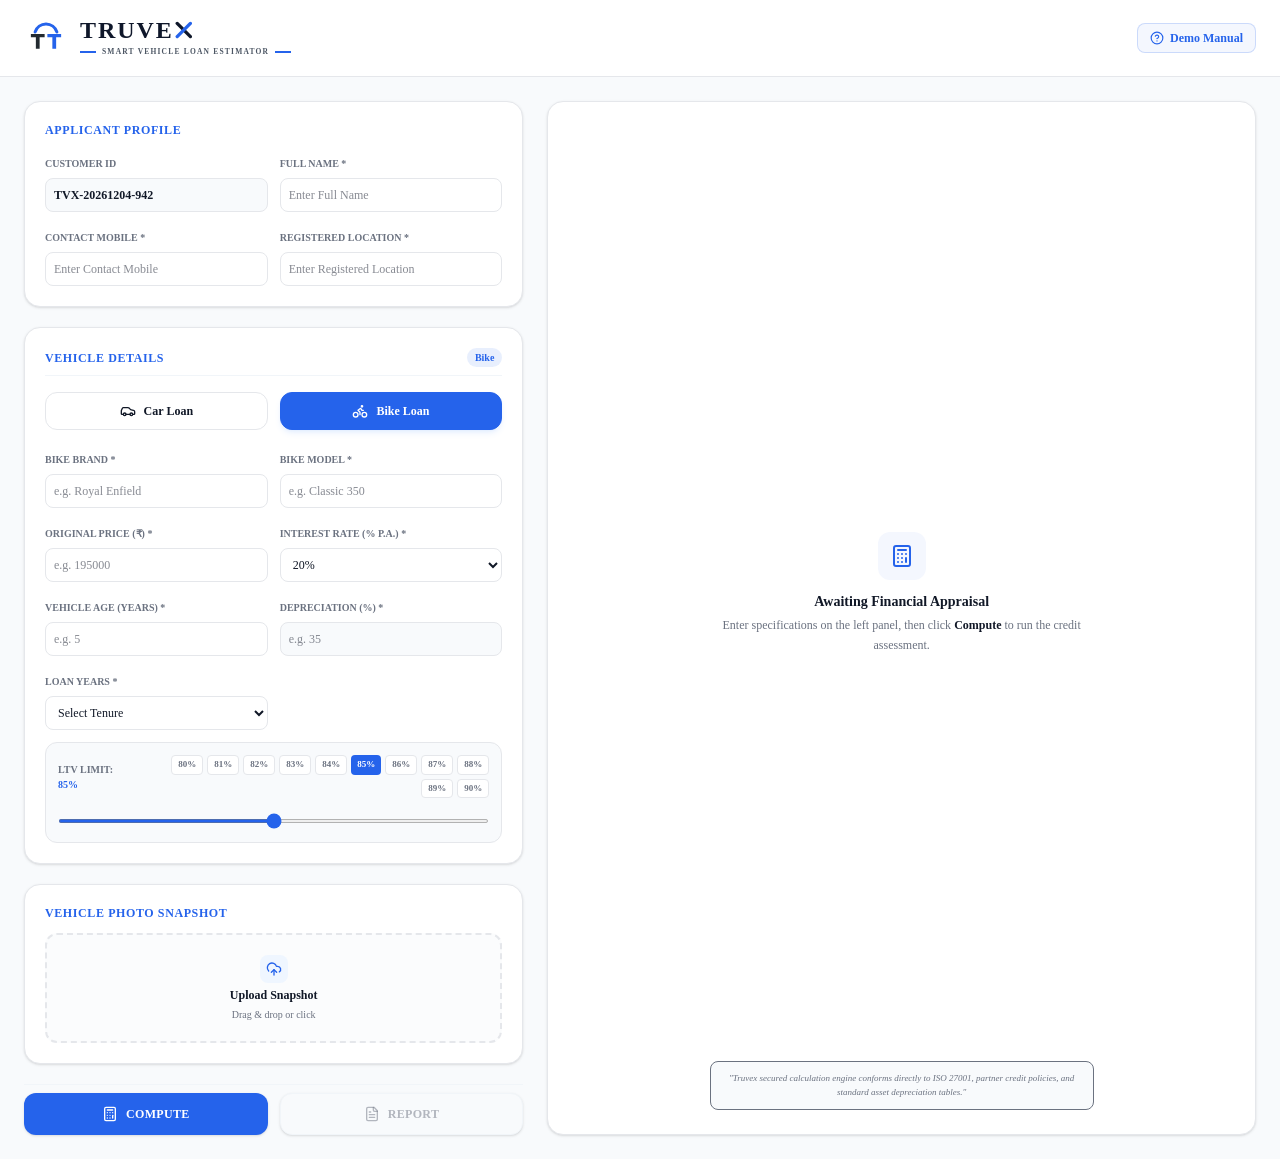
<file: index.html>
<!doctype html>
<html lang="en">
  <head>
    <meta charset="UTF-8" />
    <meta name="viewport" content="width=device-width, initial-scale=1.0" />
    <title>Loan Eligibility Checker – Check Your Loan Eligibility Online | Instant Loan Guide</title>
    <meta name="description" content="Check your loan eligibility online in minutes. Compare personal, home, business, education, and vehicle loans. Learn how to apply, check your application status, calculate EMI, and find the best loan options from trusted lenders." />
    <link rel="canonical" href="https://truvex.life/" />
    <link rel="sitemap" type="application/xml" href="[data-uri]" />

    <!-- Google Favicon & Site Logo -->
    <link rel="icon" type="image/svg+xml" href="https://truvex.life/images/truvex-logo.svg" />
    <link rel="icon" type="image/png" sizes="192x192" href="https://truvex.life/favicon.png" />
    <link rel="apple-touch-icon" sizes="180x180" href="https://truvex.life/apple-touch-icon.png" />
    <link rel="shortcut icon" href="https://truvex.life/favicon.ico" />

    <!-- Open Graph / Facebook -->
    <meta property="og:type" content="website" />
    <meta property="og:url" content="https://truvex.life/" />
    <meta property="og:title" content="Loan Eligibility Checker – Check Your Loan Eligibility Online | Instant Loan Guide" />
    <meta property="og:description" content="Check your loan eligibility online in minutes. Compare personal, home, business, education, and vehicle loans. Learn how to apply, check your application status, calculate EMI, and find the best loan options from trusted lenders." />
    <meta property="og:site_name" content="Truvex" />

    <!-- Twitter -->
    <meta name="twitter:card" content="summary_large_image" />
    <meta name="twitter:title" content="Loan Eligibility Checker – Check Your Loan Eligibility Online | Instant Loan Guide" />
    <meta name="twitter:description" content="Check your loan eligibility online in minutes. Compare personal, home, business, education, and vehicle loans. Learn how to apply, check your application status, calculate EMI, and find the best loan options from trusted lenders." />

    <!-- Additional SEO -->
    <meta name="google-site-verification" content="ZzLJUPoqK2FzhJQNHl-nwkRQo2EQ17rBIRsaxD9jpaI" />
    <meta name="robots" content="index, follow" />
    <meta name="keywords" content="loan eligibility, loan calculator, EMI calculator, vehicle loan, personal loan, home loan, business loan, education loan, loan guide, check eligibility online" />
    <meta name="author" content="Truvex" />
    <!-- Google AdSense -->
    <script async src="https://pagead2.googlesyndication.com/pagead/js/adsbygoogle.js?client=ca-pub-9446927424727783" crossorigin="anonymous"></script>
    <script type="module" crossorigin src="/assets/index-DfFoBdR7.js"></script>
    <link rel="stylesheet" crossorigin href="/assets/index-PLdnFNHz.css">
  </head>
  <body>
    <div id="root"></div>
  </body>
</html>
</file>
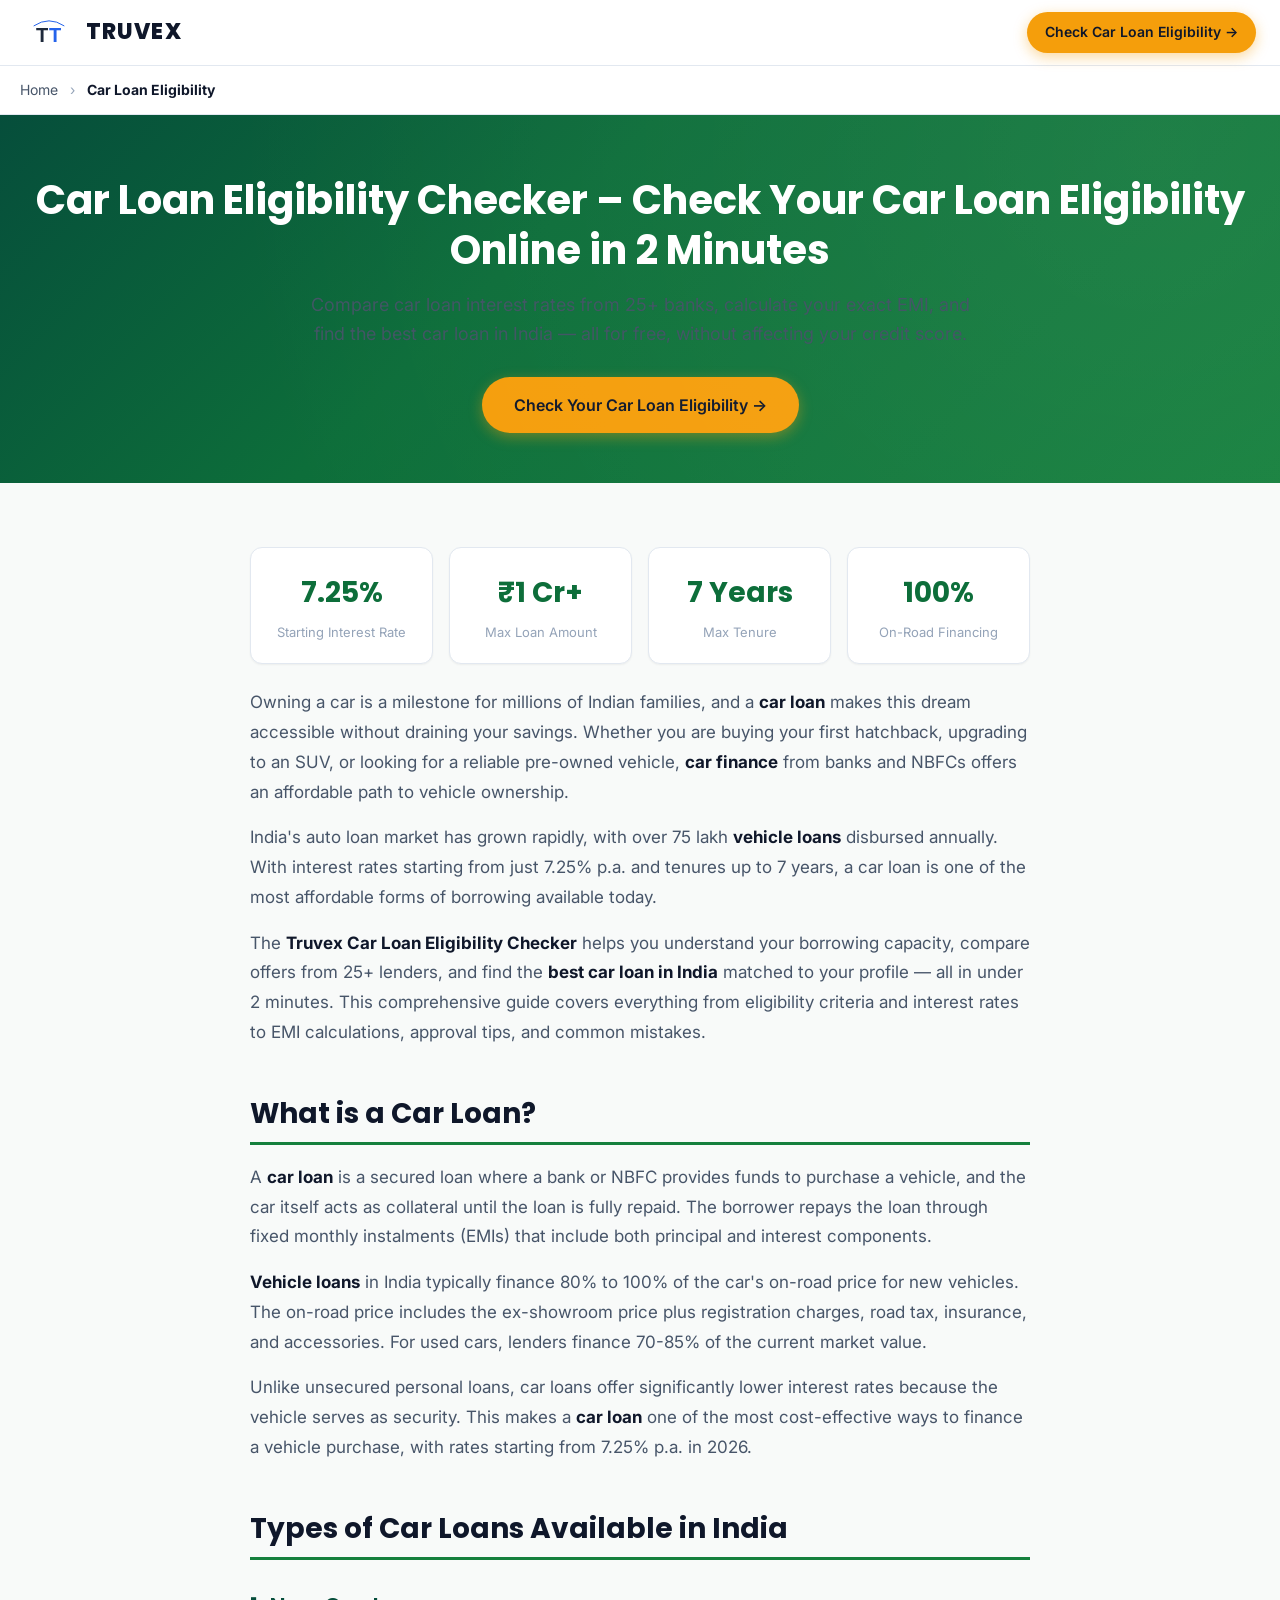
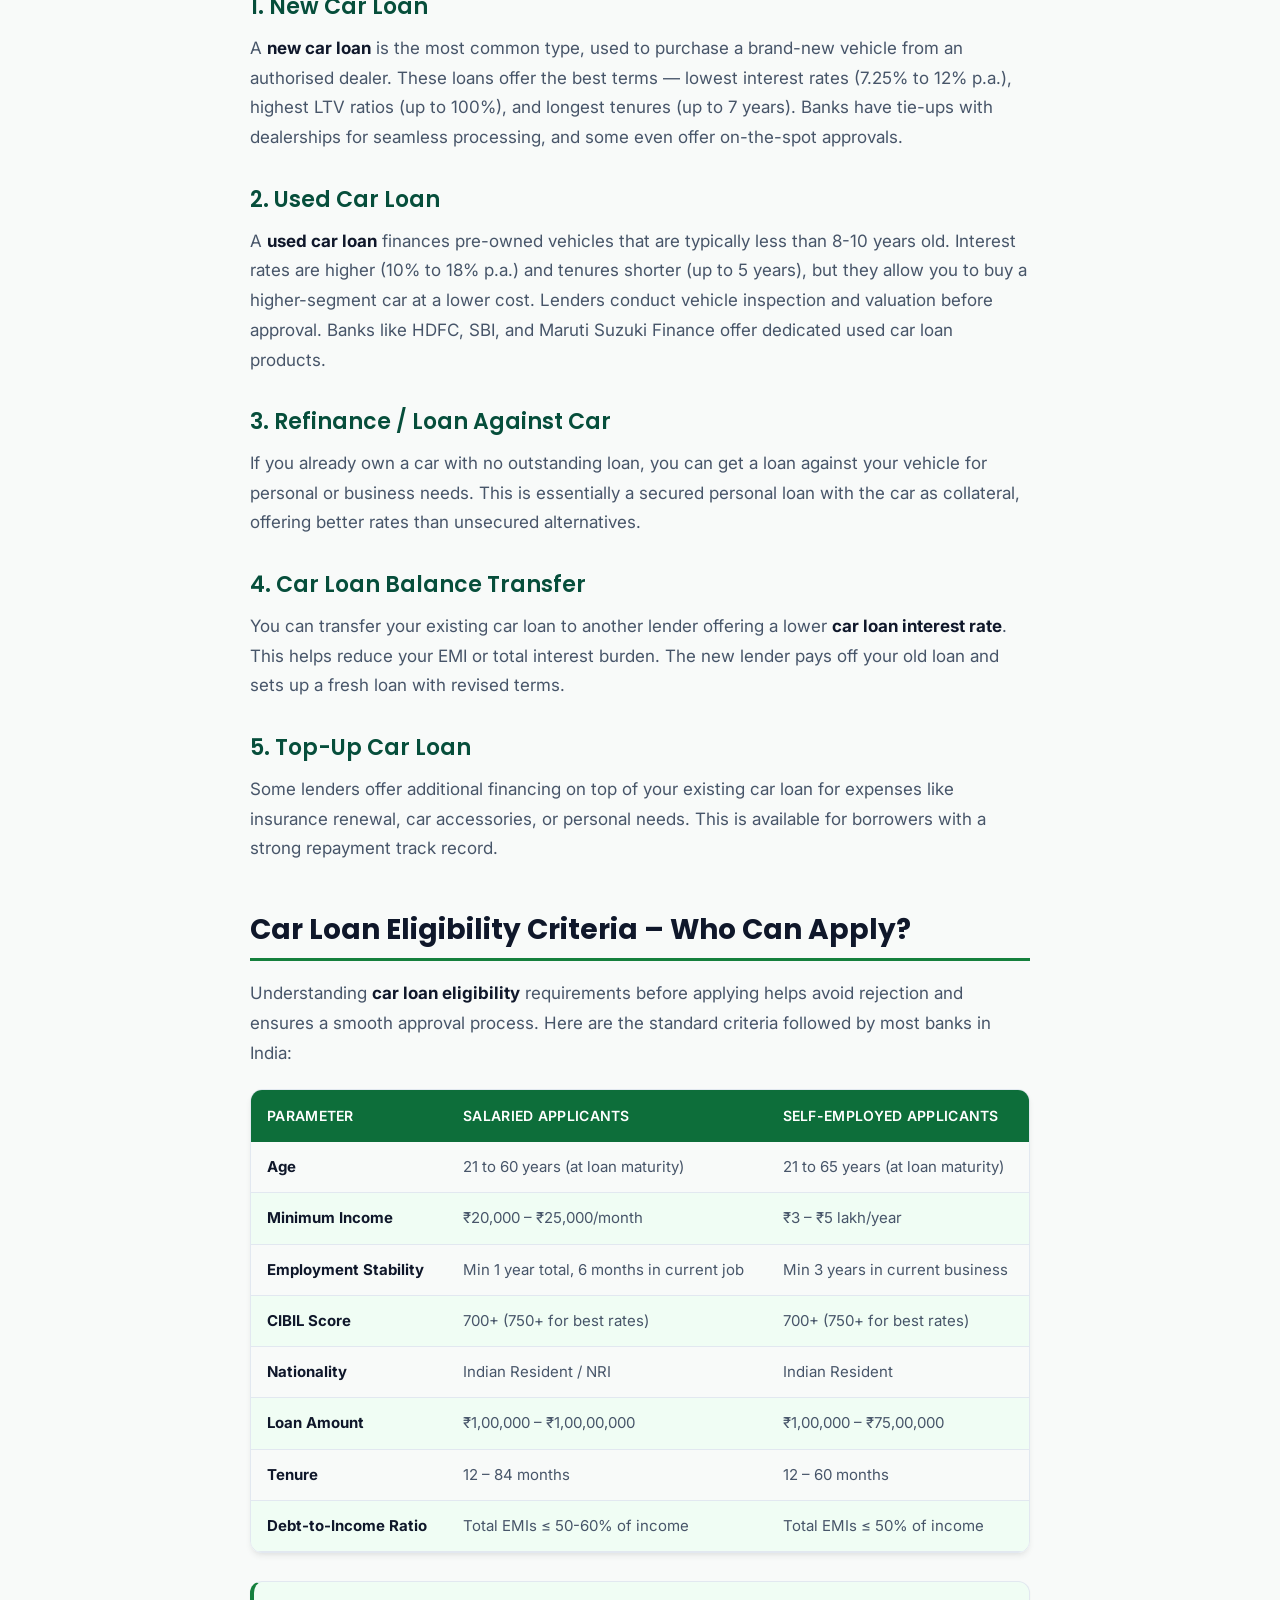
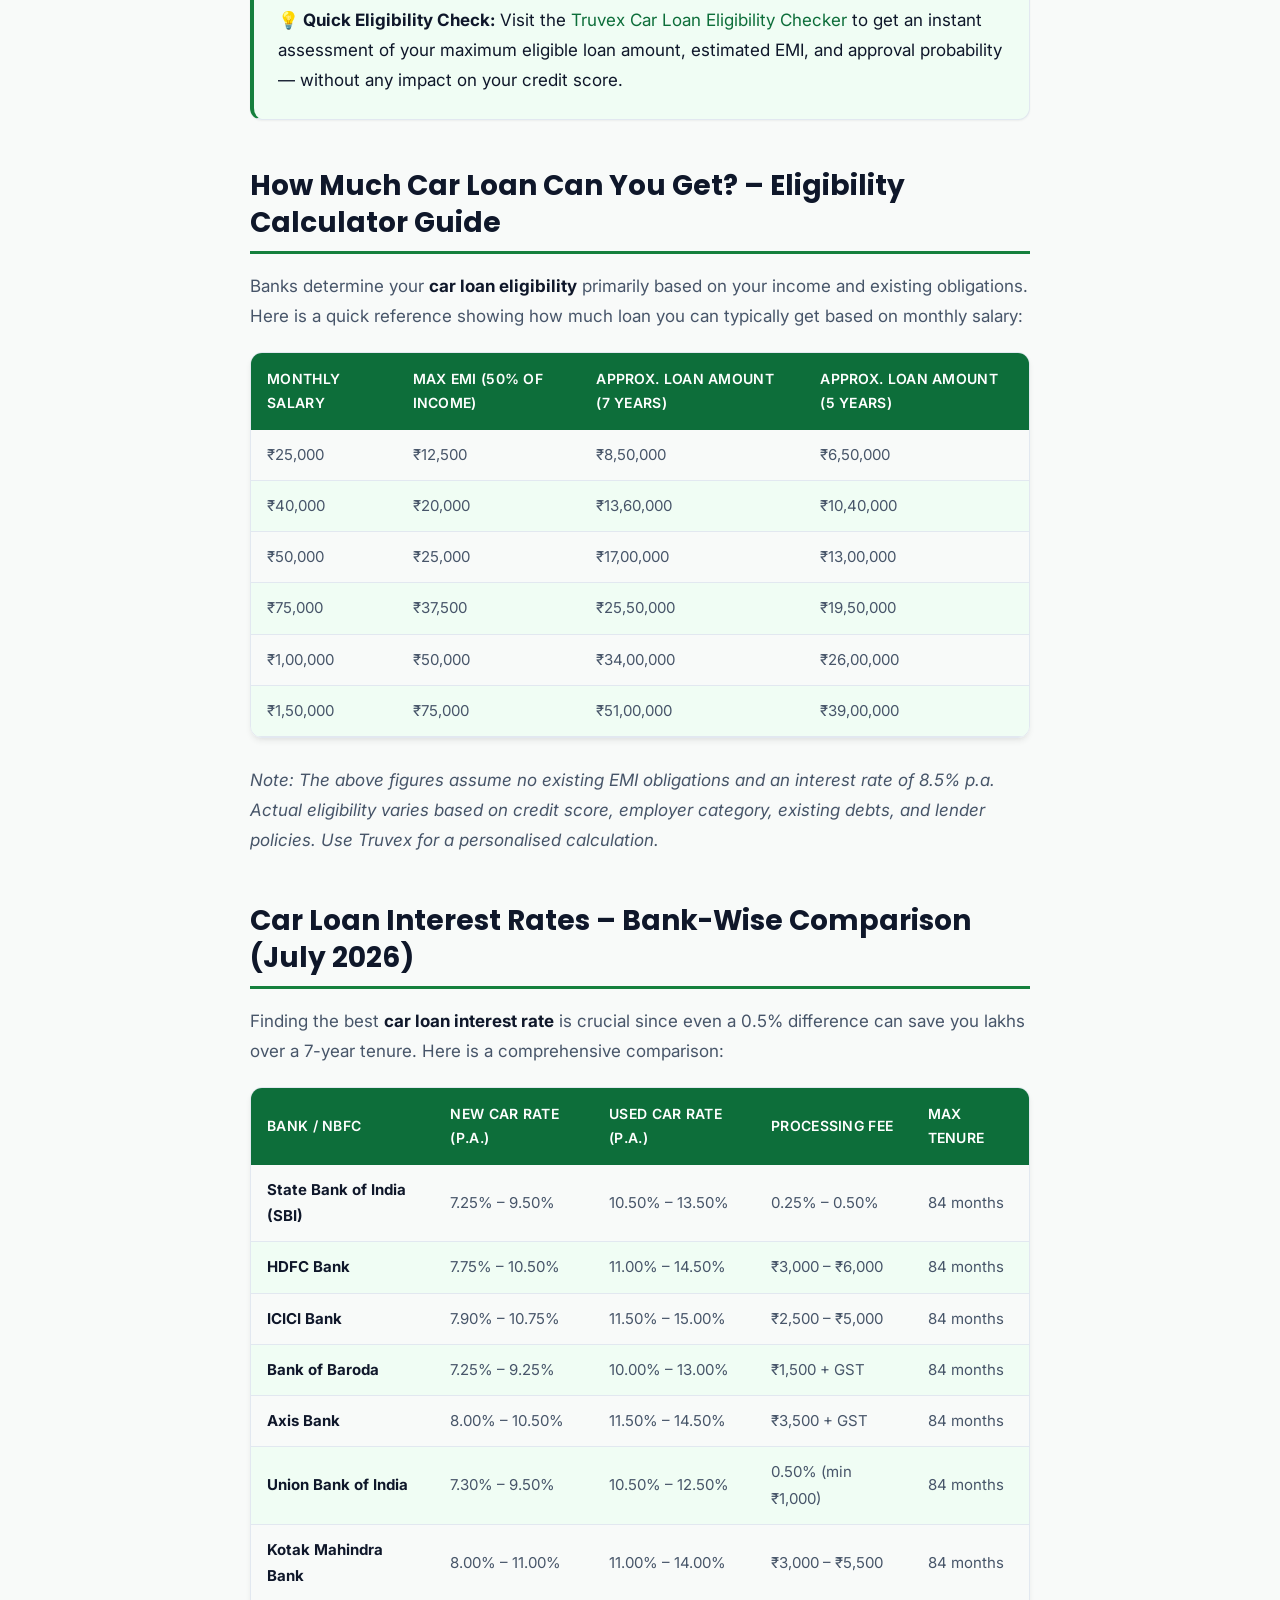
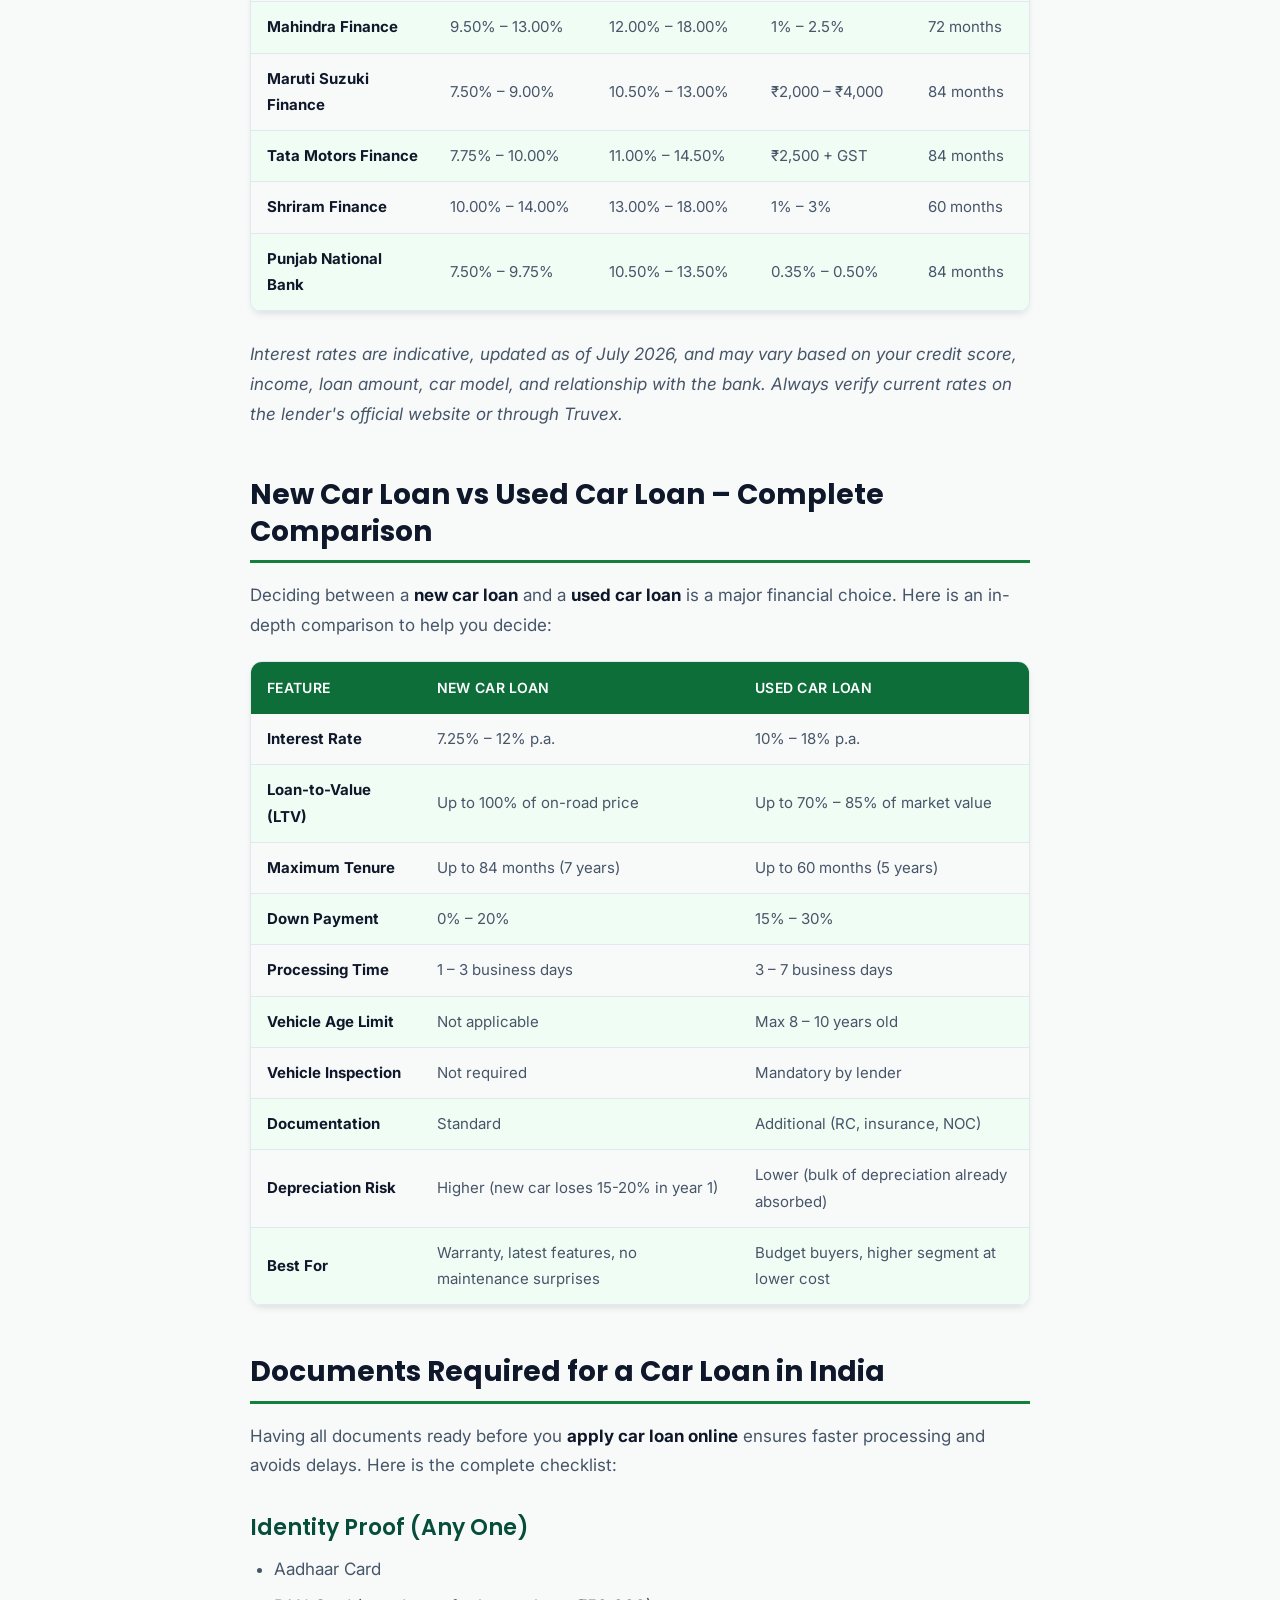
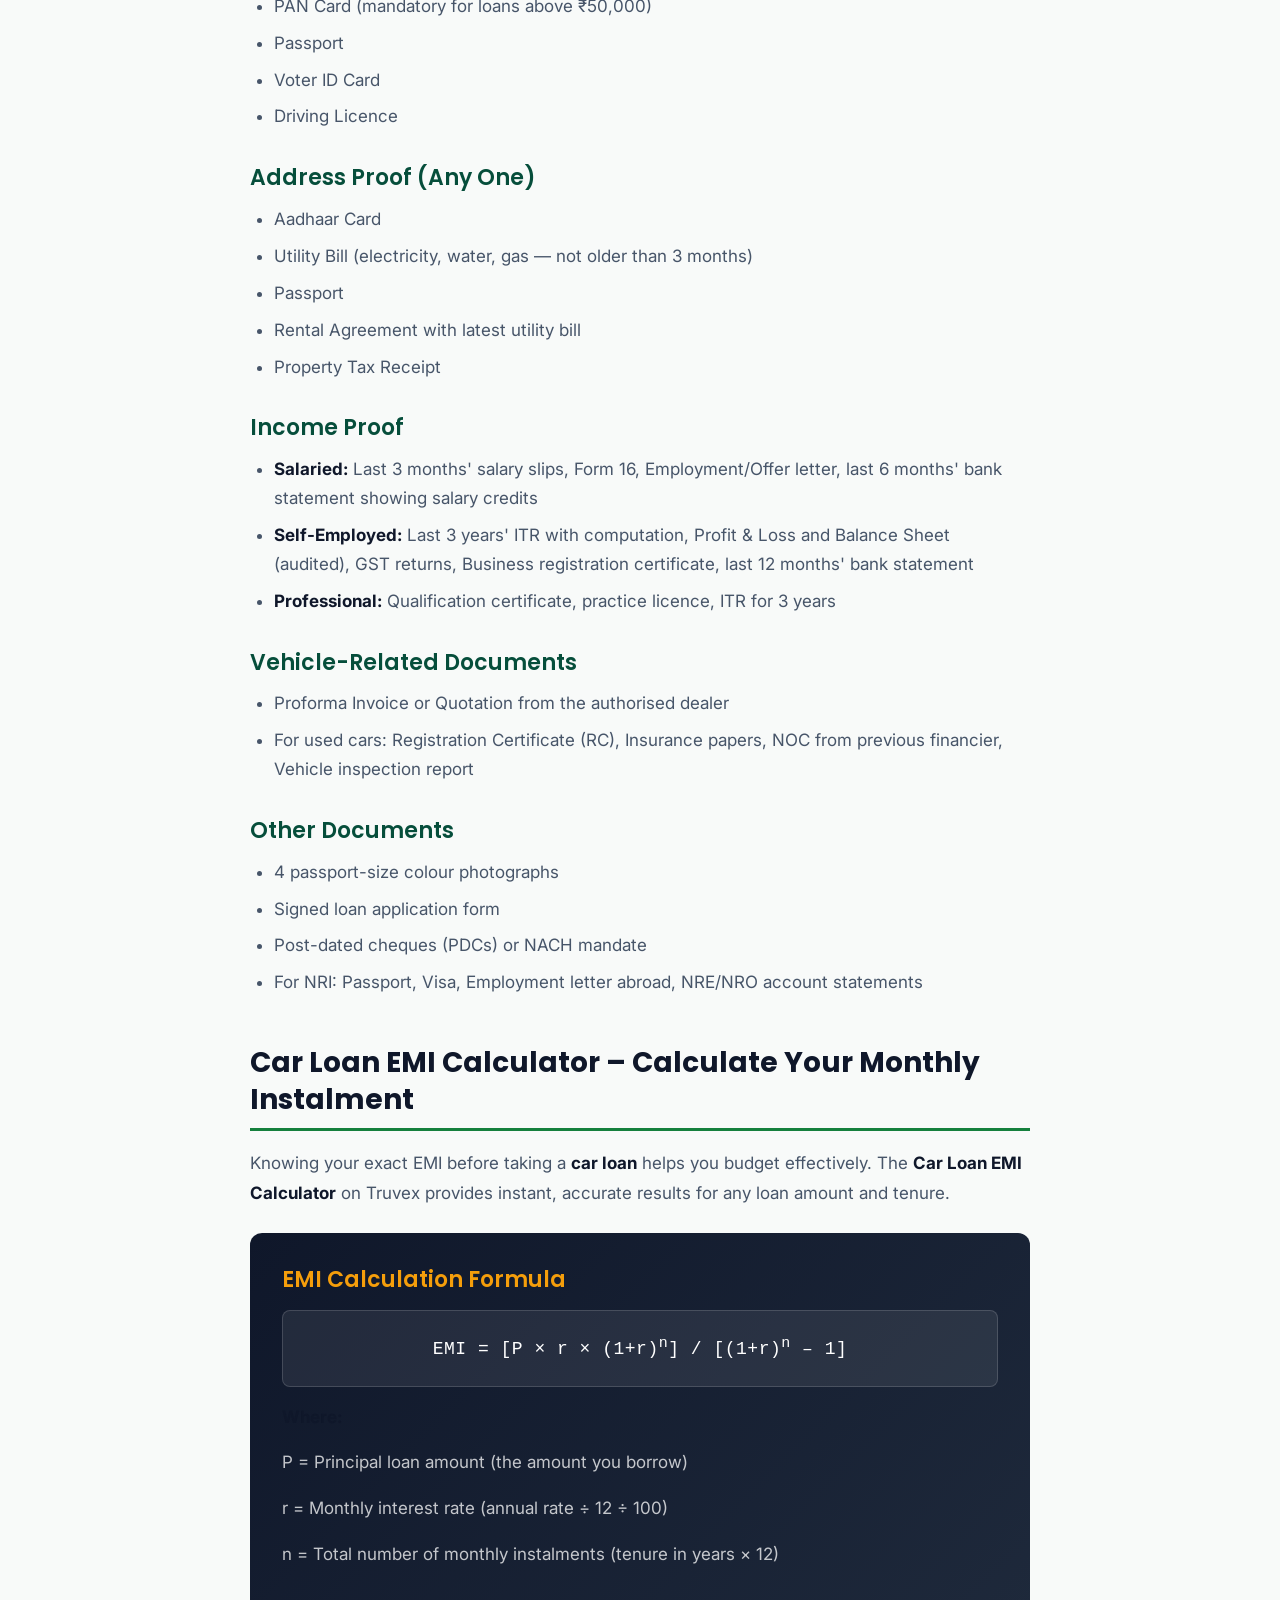
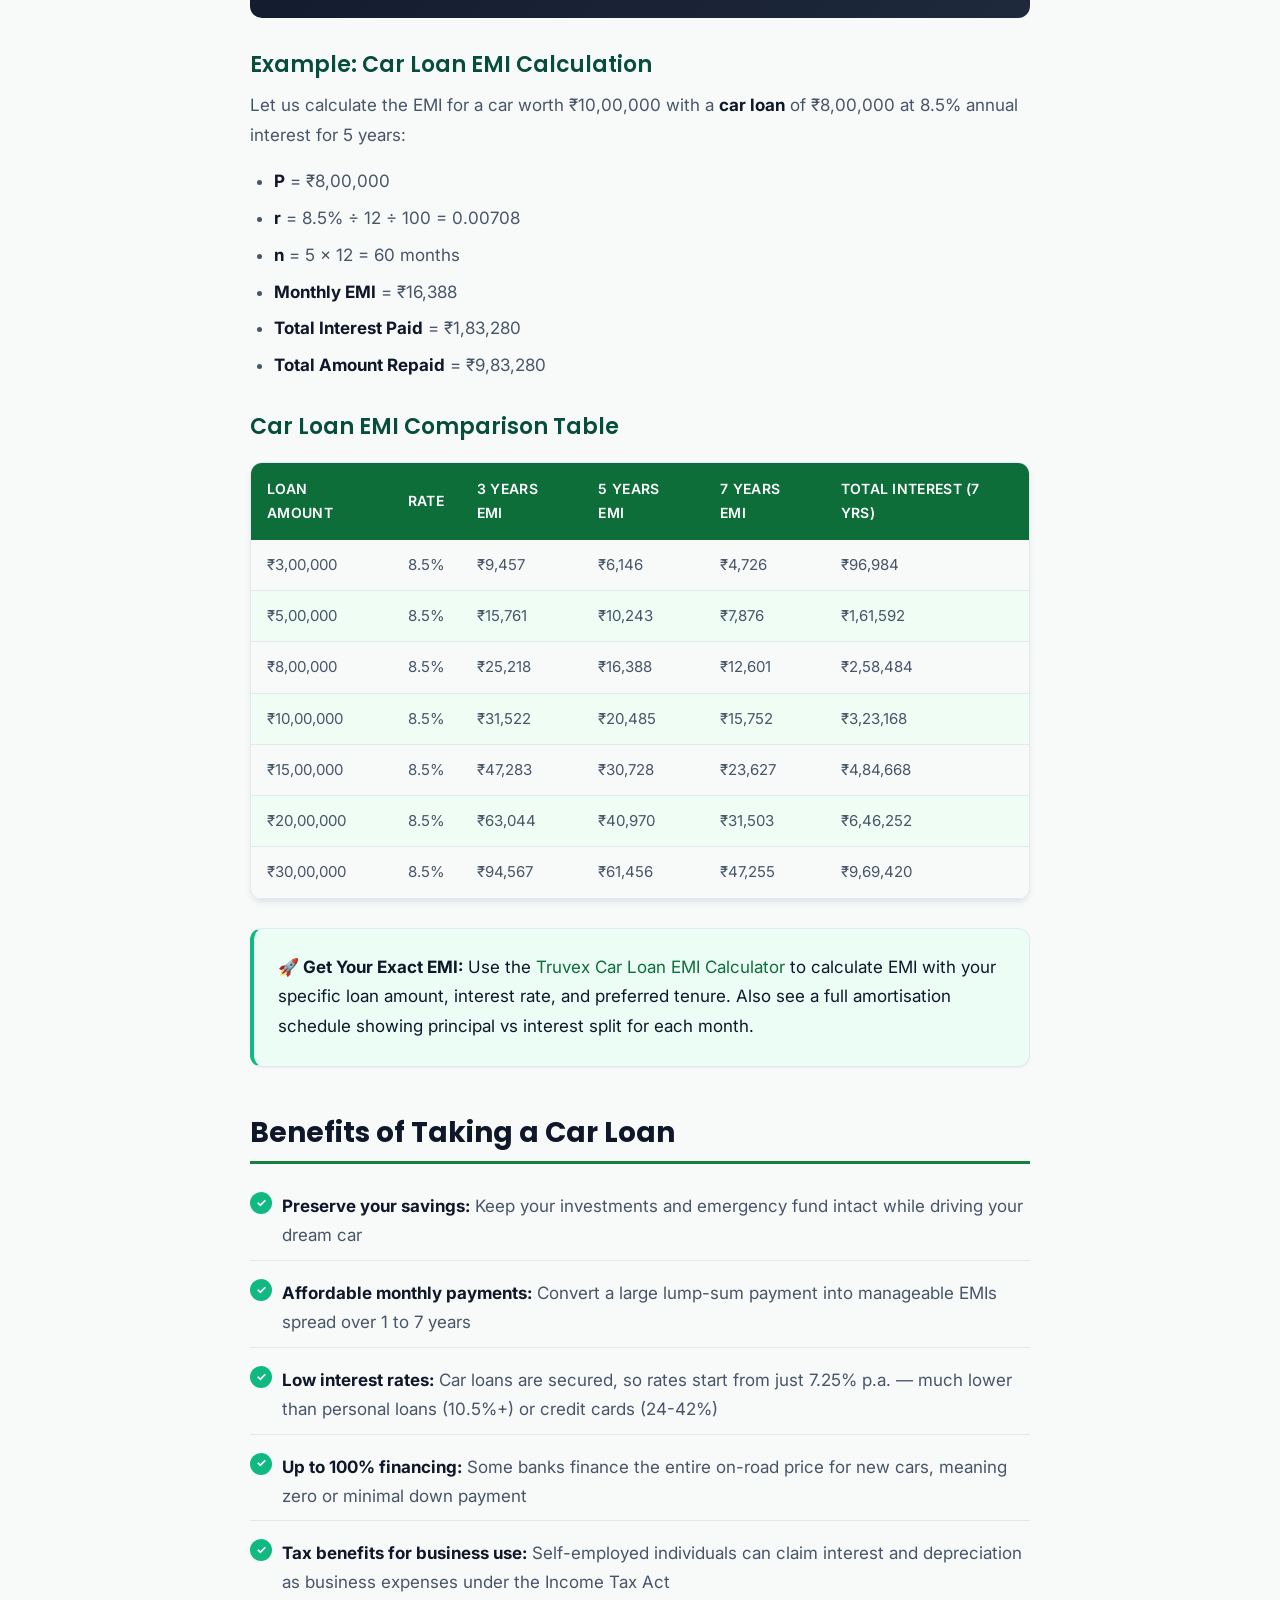
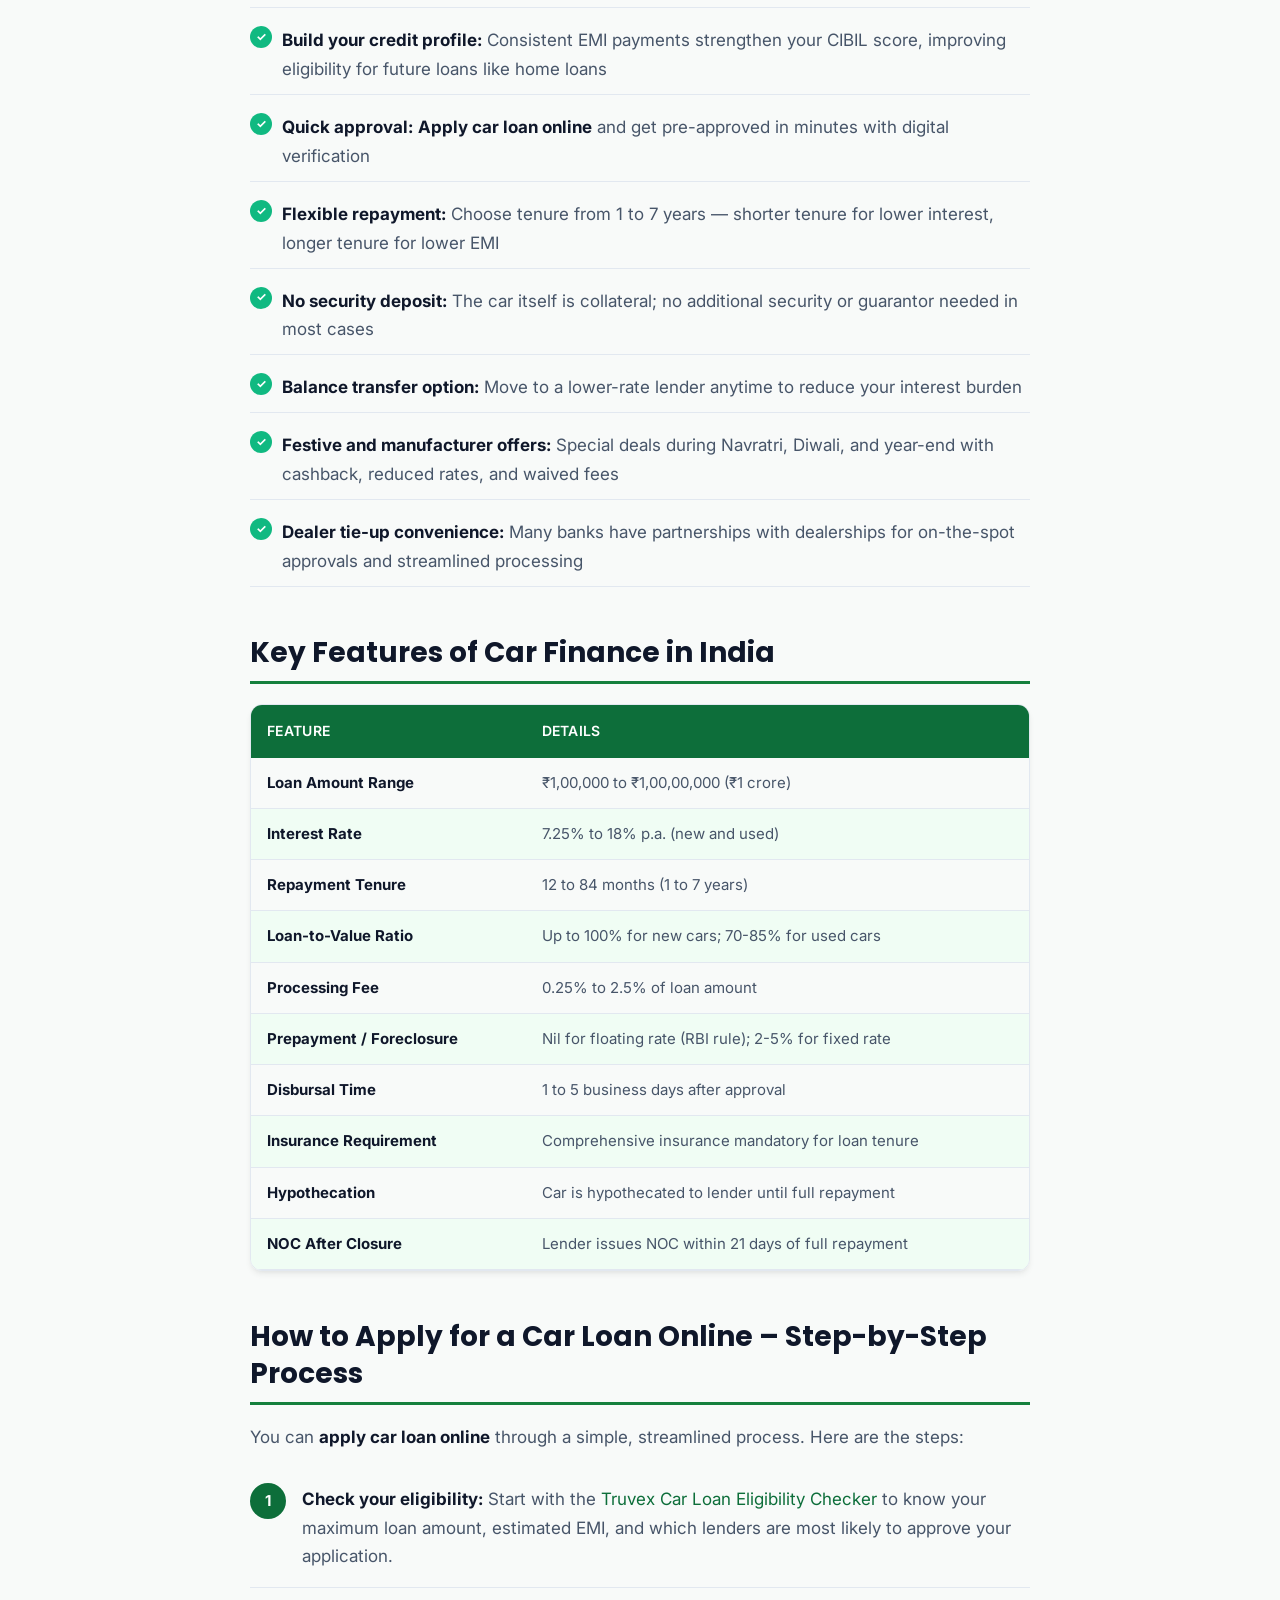
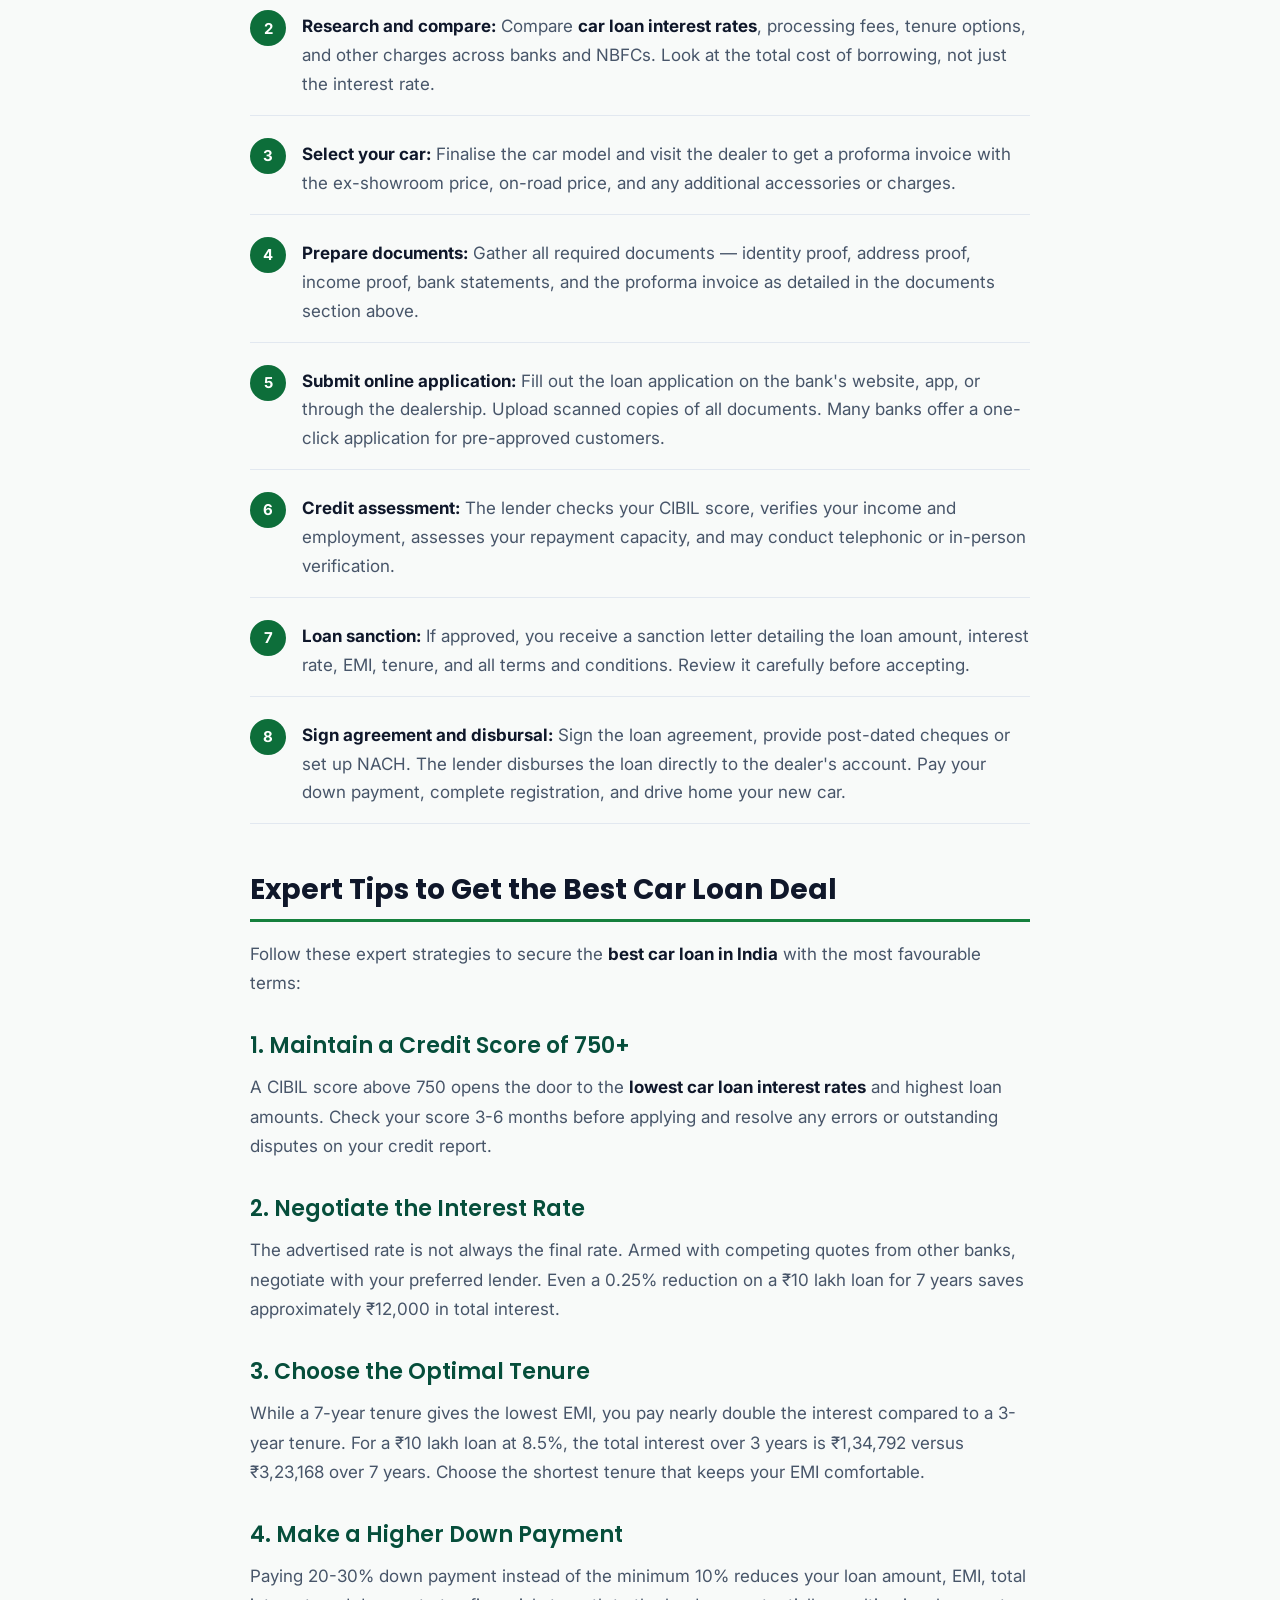
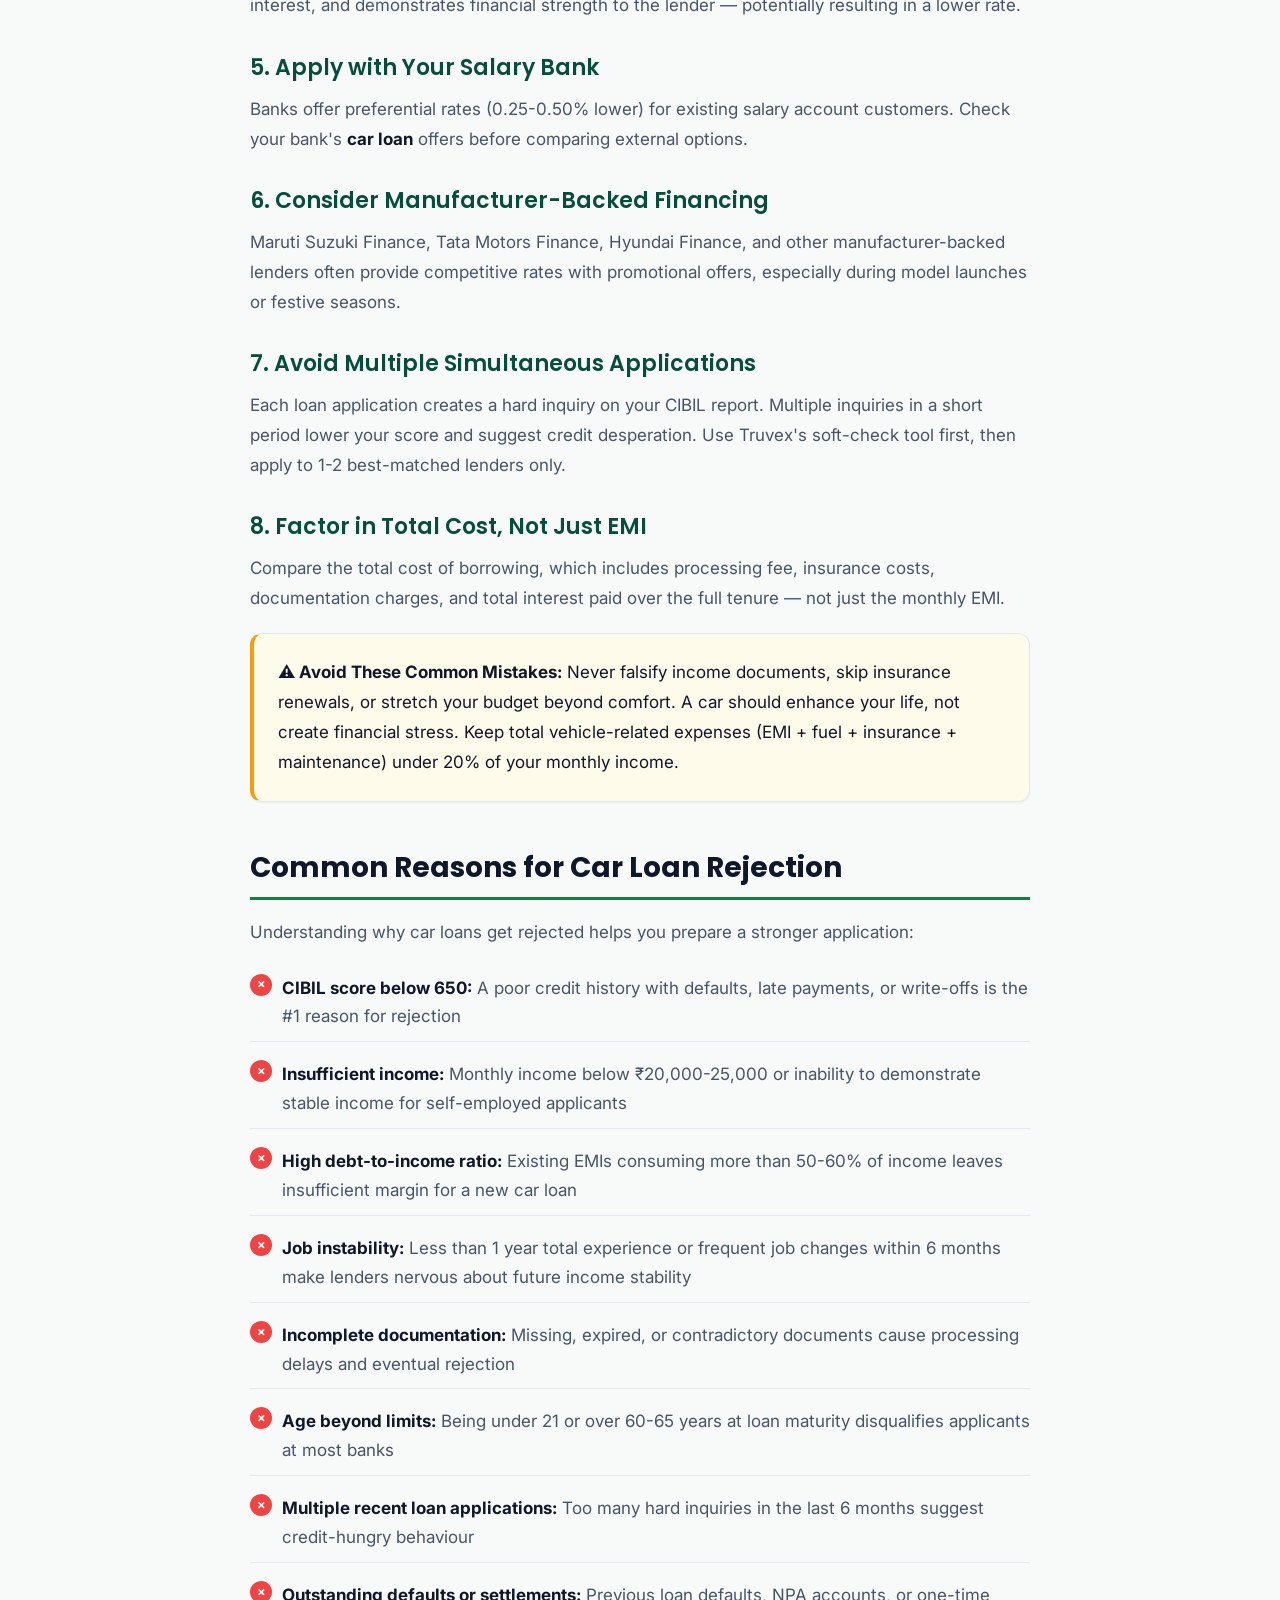
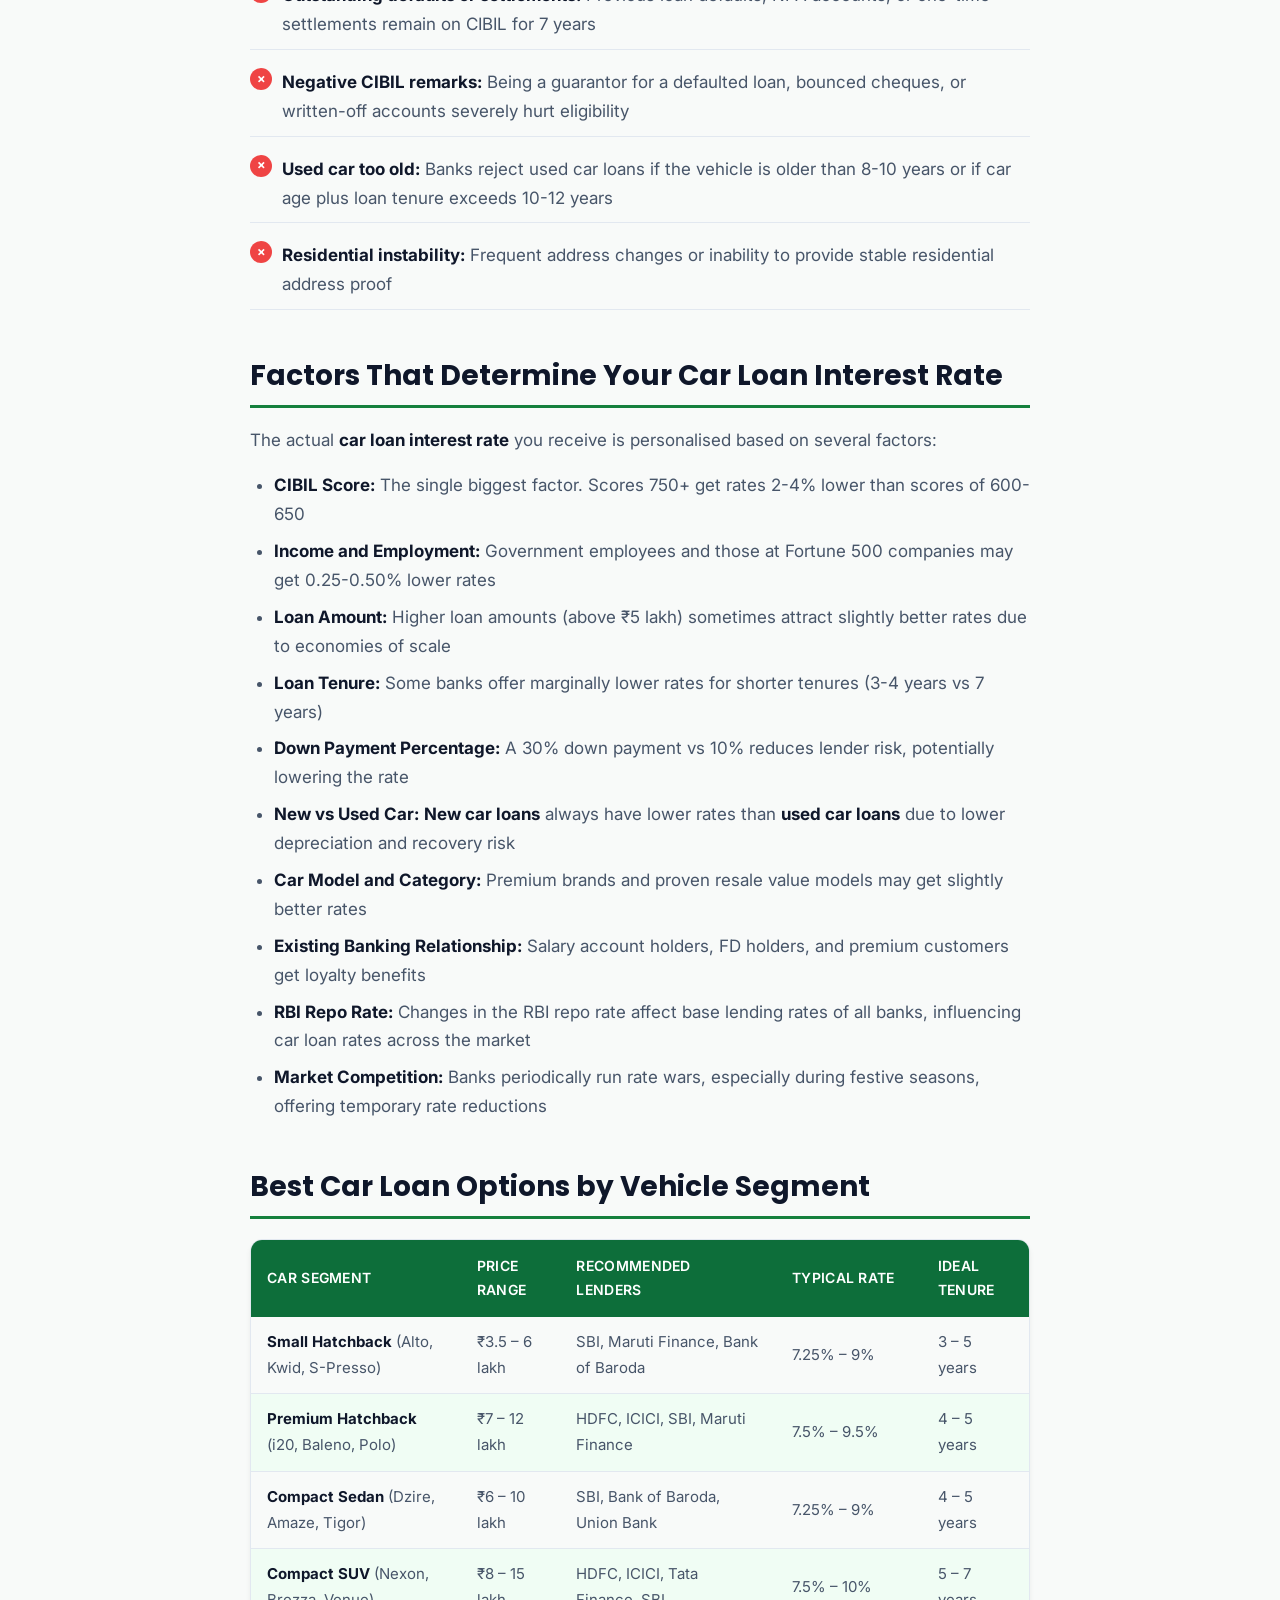
<file: car-loan-eligibility.html>
<!DOCTYPE html>
<html lang="en">
<head>
  <meta charset="UTF-8" />
  <meta name="viewport" content="width=device-width, initial-scale=1.0" />

  <!-- SEO Title (under 60 characters) -->
  <title>Car Loan Eligibility Checker 2026 – Apply Online | Truvex</title>

  <!-- Meta Description (150-160 chars) -->
  <meta name="description" content="Check car loan eligibility online in 2 minutes. Compare best car loan interest rates, calculate EMI, and apply for new or used car loans at Truvex India." />

  <!-- SEO URL -->
  <link rel="canonical" href="https://truvex.life/car-loan-eligibility" />

  <!-- Google Favicon & Site Logo -->
  <link rel="icon" type="image/svg+xml" href="https://truvex.life/images/truvex-logo.svg" />
  <link rel="icon" type="image/png" sizes="192x192" href="https://truvex.life/favicon.png" />
  <link rel="apple-touch-icon" sizes="180x180" href="https://truvex.life/apple-touch-icon.png" />
  <link rel="shortcut icon" href="https://truvex.life/favicon.ico" />

  <!-- Robots -->
  <meta name="google-site-verification" content="ZzLJUPoqK2FzhJQNHl-nwkRQo2EQ17rBIRsaxD9jpaI" />
  <meta name="robots" content="index, follow, max-snippet:-1, max-image-preview:large, max-video-preview:-1" />
  <meta name="author" content="Truvex" />
  <meta name="keywords" content="car loan, car loan eligibility, new car loan, used car loan, car loan EMI calculator, car loan interest rate, vehicle loan, best car loan in India, apply car loan online, car finance" />

  <!-- Open Graph / Facebook -->
  <meta property="og:type" content="article" />
  <meta property="og:url" content="https://truvex.life/car-loan-eligibility" />
  <meta property="og:title" content="Car Loan Eligibility Checker 2026 – Apply Online | Truvex" />
  <meta property="og:description" content="Check car loan eligibility online in 2 minutes. Compare best car loan interest rates, calculate EMI, and apply for new or used car loans at Truvex India." />
  <meta property="og:image" content="https://truvex.life/images/car-loan-eligibility-checker.webp" />
  <meta property="og:image:alt" content="Car Loan Eligibility Checker by Truvex showing car loan calculator and approval interface" />
  <meta property="og:site_name" content="Truvex" />
  <meta property="og:locale" content="en_IN" />
  <meta property="article:published_time" content="2026-01-20T10:00:00+05:30" />
  <meta property="article:modified_time" content="2026-07-22T10:00:00+05:30" />

  <!-- Twitter Card -->
  <meta name="twitter:card" content="summary_large_image" />
  <meta name="twitter:site" content="@truvexlife" />
  <meta name="twitter:title" content="Car Loan Eligibility Checker 2026 – Apply Online | Truvex" />
  <meta name="twitter:description" content="Check car loan eligibility online in 2 minutes. Compare best car loan interest rates, calculate EMI, and apply for new or used car loans at Truvex India." />
  <meta name="twitter:image" content="https://truvex.life/images/car-loan-eligibility-checker.webp" />
  <meta name="twitter:image:alt" content="Car Loan Eligibility Checker by Truvex" />

  <!-- Google AdSense -->
  <script async src="https://pagead2.googlesyndication.com/pagead/js/adsbygoogle.js?client=ca-pub-9446927424727783" crossorigin="anonymous"></script>

  <!-- Preconnect for performance -->
  <link rel="preconnect" href="https://fonts.googleapis.com" />
  <link rel="preconnect" href="https://fonts.gstatic.com" crossorigin />
  <link href="https://fonts.googleapis.com/css2?family=Inter:wght@300;400;500;600;700&family=Poppins:wght@400;500;600;700&display=swap" rel="stylesheet" />

  <!-- FAQ Schema (JSON-LD) -->
  <script type="application/ld+json">
  {
    "@context": "https://schema.org",
    "@type": "FAQPage",
    "mainEntity": [
      {
        "@type": "Question",
        "name": "What is a car loan?",
        "acceptedAnswer": {
          "@type": "Answer",
          "text": "A car loan is a secured loan provided by banks and NBFCs to help you buy a new or used car. The vehicle serves as collateral, and you repay the loan through fixed monthly EMIs over a tenure of 1 to 7 years. Car loans in India typically cover 80-100% of the car's on-road price."
        }
      },
      {
        "@type": "Question",
        "name": "What is the minimum salary required for a car loan in India?",
        "acceptedAnswer": {
          "@type": "Answer",
          "text": "Most banks require a minimum monthly salary of ₹20,000 to ₹25,000 for salaried applicants. Self-employed individuals need a minimum annual income of ₹3 lakh to ₹5 lakh. Premium cars may require higher income levels, typically ₹50,000+ per month."
        }
      },
      {
        "@type": "Question",
        "name": "What is the current car loan interest rate in India in 2026?",
        "acceptedAnswer": {
          "@type": "Answer",
          "text": "Car loan interest rates in India in 2026 range from 7.25% to 14% per annum for new cars and 10% to 18% for used cars. The best rates start from 7.25% p.a. for applicants with CIBIL scores above 750 at banks like SBI, Bank of Baroda, and Union Bank."
        }
      },
      {
        "@type": "Question",
        "name": "Can I get a car loan with a CIBIL score of 650?",
        "acceptedAnswer": {
          "@type": "Answer",
          "text": "Yes, a car loan is possible with a CIBIL score of 650, but at higher interest rates (typically 2-4% more). NBFCs like Mahindra Finance, Shriram Finance, and Cholamandalam may approve car loans at scores of 600-650. A co-applicant with a better score can help."
        }
      },
      {
        "@type": "Question",
        "name": "How much car loan can I get on a ₹50,000 salary?",
        "acceptedAnswer": {
          "@type": "Answer",
          "text": "On a salary of ₹50,000 per month, you can typically get a car loan of ₹12-15 lakh, assuming no other existing EMI obligations. Banks calculate eligibility so that total EMIs do not exceed 50-60% of your net monthly income."
        }
      },
      {
        "@type": "Question",
        "name": "What documents are required for a car loan?",
        "acceptedAnswer": {
          "@type": "Answer",
          "text": "Required documents include: Identity proof (Aadhaar/PAN/Passport), Address proof, Income proof (salary slips for salaried or ITR for self-employed), Bank statements (6 months), vehicle quotation/proforma invoice, and passport-size photographs. Used car loans require additional documents like RC book and insurance papers."
        }
      },
      {
        "@type": "Question",
        "name": "What is the maximum tenure for a car loan?",
        "acceptedAnswer": {
          "@type": "Answer",
          "text": "The maximum car loan tenure is 7 years (84 months) for new cars at most banks. For used cars, the maximum tenure is usually 5 years, subject to the condition that the car age plus loan tenure does not exceed 10-12 years."
        }
      },
      {
        "@type": "Question",
        "name": "Is it better to buy a car on loan or pay in full?",
        "acceptedAnswer": {
          "@type": "Answer",
          "text": "Buying on a car loan makes sense if you can invest your capital at returns higher than the loan interest rate, or if paying in full would deplete your emergency fund. A loan helps preserve liquidity and build credit history. However, if you want to avoid interest costs and have sufficient savings, paying in full is cheaper overall."
        }
      },
      {
        "@type": "Question",
        "name": "Can I apply for a car loan online?",
        "acceptedAnswer": {
          "@type": "Answer",
          "text": "Yes, almost all major banks and NBFCs now allow you to apply for a car loan online through their website or mobile app. You can also check your eligibility on Truvex before applying. Online applications offer faster processing, instant pre-approval, and doorstep document pickup."
        }
      },
      {
        "@type": "Question",
        "name": "What is the difference between a new car loan and a used car loan?",
        "acceptedAnswer": {
          "@type": "Answer",
          "text": "New car loans offer lower interest rates (7.25-12%), higher financing (up to 100% on-road price), and longer tenure (up to 7 years). Used car loans have higher rates (10-18%), lower LTV (70-85% of market value), shorter tenure (up to 5 years), and require vehicle inspection."
        }
      },
      {
        "@type": "Question",
        "name": "What is the down payment required for a car loan?",
        "acceptedAnswer": {
          "@type": "Answer",
          "text": "For new cars, the minimum down payment is typically 10-20% of the on-road price. Some banks offer zero down payment schemes for select car models. For used cars, a 15-30% down payment is usually required based on the vehicle's current market value."
        }
      },
      {
        "@type": "Question",
        "name": "Can I transfer my car loan to another bank?",
        "acceptedAnswer": {
          "@type": "Answer",
          "text": "Yes, car loan balance transfer is available at most banks. You can transfer your existing car loan to another bank offering a lower interest rate. This is beneficial when the new rate is at least 1-2% lower, considering transfer charges like processing fee, legal fees, and documentation."
        }
      },
      {
        "@type": "Question",
        "name": "What happens if I default on my car loan EMI?",
        "acceptedAnswer": {
          "@type": "Answer",
          "text": "Missing car loan EMIs attracts late payment charges (₹500-2000), negatively impacts your CIBIL score, and may lead to loan recall. If you default for 90+ days, the loan becomes NPA, and the lender can repossess and auction your vehicle. Always contact your bank before missing an EMI."
        }
      },
      {
        "@type": "Question",
        "name": "Is car loan interest rate fixed or floating?",
        "acceptedAnswer": {
          "@type": "Answer",
          "text": "Car loans are available in both fixed and floating interest rate variants. Most banks offer fixed-rate car loans where the EMI remains constant. Some lenders offer floating rates linked to their base rate or MCLR, which may change during the loan tenure based on RBI policy changes."
        }
      },
      {
        "@type": "Question",
        "name": "Can I prepay my car loan without penalty?",
        "acceptedAnswer": {
          "@type": "Answer",
          "text": "For floating rate car loans, RBI has mandated that banks cannot charge prepayment or foreclosure penalties. For fixed rate car loans, prepayment charges of 2-5% of outstanding amount may apply. Always check your loan agreement for specific prepayment terms."
        }
      },
      {
        "@type": "Question",
        "name": "Is car insurance mandatory for a car loan?",
        "acceptedAnswer": {
          "@type": "Answer",
          "text": "Yes, comprehensive car insurance is mandatory for the entire duration of the car loan. The lender requires first-party and third-party coverage, with the insurance policy assigned in favour of the lending institution. You must renew insurance every year until the loan is fully repaid."
        }
      },
      {
        "@type": "Question",
        "name": "What is the processing fee for a car loan?",
        "acceptedAnswer": {
          "@type": "Answer",
          "text": "Car loan processing fees typically range from 0.25% to 2% of the loan amount, subject to a minimum of ₹1,500 to ₹5,000 plus GST. Some banks waive or reduce processing fees during festive offers or for premium customers. Online applications sometimes attract lower fees."
        }
      },
      {
        "@type": "Question",
        "name": "Can NRIs apply for a car loan in India?",
        "acceptedAnswer": {
          "@type": "Answer",
          "text": "Yes, NRIs can apply for car loans in India at select banks like SBI, HDFC Bank, ICICI Bank, and Axis Bank. They need additional documents including passport copies, visa, employment letter, and NRE/NRO bank statements. A resident Indian co-applicant or guarantor may be required."
        }
      },
      {
        "@type": "Question",
        "name": "Which bank offers the best car loan in India?",
        "acceptedAnswer": {
          "@type": "Answer",
          "text": "SBI, Bank of Baroda, and Union Bank offer some of the best car loan interest rates starting from 7.25% p.a. in 2026. However, the best car loan depends on your individual profile including credit score, income, loan amount, and existing relationship. Use Truvex to compare offers from 20+ lenders."
        }
      },
      {
        "@type": "Question",
        "name": "How do I check my car loan eligibility online?",
        "acceptedAnswer": {
          "@type": "Answer",
          "text": "You can check your car loan eligibility instantly using the Truvex Loan Eligibility Checker at truvex.life. Enter your income, employment type, desired loan amount, and the car you want to purchase. Get an instant assessment with estimated EMI and maximum eligible loan amount — all without impacting your credit score."
        }
      }
    ]
  }
  </script>

  <!-- Breadcrumb Schema -->
  <script type="application/ld+json">
  {
    "@context": "https://schema.org",
    "@type": "BreadcrumbList",
    "itemListElement": [
      {
        "@type": "ListItem",
        "position": 1,
        "name": "Home",
        "item": "https://truvex.life/"
      },
      {
        "@type": "ListItem",
        "position": 2,
        "name": "Car Loan Eligibility",
        "item": "https://truvex.life/car-loan-eligibility"
      }
    ]
  }
  </script>

  <!-- Organization Schema -->
  <script type="application/ld+json">
  {
    "@context": "https://schema.org",
    "@type": "Organization",
    "name": "Truvex",
    "url": "https://truvex.life",
    "logo": "https://truvex.life/images/truvex-logo.png",
    "description": "Truvex is India's trusted loan eligibility checker platform helping users compare loan offers, calculate EMI, and apply for loans online.",
    "sameAs": [
      "https://twitter.com/truvexlife",
      "https://facebook.com/truvexlife",
      "https://linkedin.com/company/truvex"
    ],
    "contactPoint": {
      "@type": "ContactPoint",
      "contactType": "Customer Support",
      "availableLanguage": ["English", "Hindi"]
    }
  }
  </script>

  <!-- FinancialService Schema -->
  <script type="application/ld+json">
  {
    "@context": "https://schema.org",
    "@type": "FinancialService",
    "name": "Truvex Car Loan Eligibility Checker",
    "url": "https://truvex.life/car-loan-eligibility",
    "description": "Check your car loan eligibility online instantly. Compare car loan interest rates from top banks in India, calculate EMI, and apply for new or used car loan.",
    "provider": {
      "@type": "Organization",
      "name": "Truvex",
      "url": "https://truvex.life"
    },
    "serviceType": "Loan Eligibility Checking",
    "areaServed": {
      "@type": "Country",
      "name": "India"
    },
    "offers": {
      "@type": "Offer",
      "price": "0",
      "priceCurrency": "INR",
      "description": "Free car loan eligibility check"
    }
  }
  </script>

  <style>
    /* ===== CSS Reset & Base ===== */
    *, *::before, *::after { box-sizing: border-box; margin: 0; padding: 0; }
    
    :root {
      --primary: #0D6E3A;
      --primary-light: #15803D;
      --primary-dark: #064E3B;
      --accent: #F59E0B;
      --accent-light: #FCD34D;
      --bg-primary: #FFFFFF;
      --bg-secondary: #F8FAF9;
      --bg-tertiary: #F0FDF4;
      --text-primary: #0F172A;
      --text-secondary: #475569;
      --text-muted: #94A3B8;
      --border: #E2E8F0;
      --success: #10B981;
      --warning: #F59E0B;
      --danger: #EF4444;
      --radius: 12px;
      --shadow-sm: 0 1px 2px rgba(0,0,0,0.05);
      --shadow-md: 0 4px 6px -1px rgba(0,0,0,0.07), 0 2px 4px -2px rgba(0,0,0,0.05);
      --shadow-lg: 0 10px 15px -3px rgba(0,0,0,0.08), 0 4px 6px -4px rgba(0,0,0,0.04);
      --font-primary: 'Inter', -apple-system, BlinkMacSystemFont, sans-serif;
      --font-heading: 'Poppins', 'Inter', sans-serif;
      --max-width: 820px;
    }

    html { scroll-behavior: smooth; -webkit-text-size-adjust: 100%; }

    body {
      font-family: var(--font-primary);
      color: var(--text-primary);
      background: var(--bg-secondary);
      line-height: 1.75;
      font-size: 17px;
      -webkit-font-smoothing: antialiased;
    }

    img { max-width: 100%; height: auto; display: block; }
    a { color: var(--primary); text-decoration: none; transition: color 0.2s; }
    a:hover { color: var(--primary-dark); text-decoration: underline; }

    /* ===== Layout ===== */
    .page-wrapper { min-height: 100vh; }

    .site-header {
      background: var(--bg-primary);
      border-bottom: 1px solid var(--border);
      padding: 12px 24px;
      display: flex;
      align-items: center;
      justify-content: space-between;
    }
    .brand-logo {
      display: flex;
      align-items: center;
      gap: 12px;
      text-decoration: none !important;
    }
    .brand-logo img {
      height: 40px;
      width: auto;
    }
    .brand-title {
      font-family: var(--font-heading);
      font-size: 22px;
      font-weight: 800;
      color: #0F172A;
      letter-spacing: 0.05em;
    }

    .breadcrumb-bar {
      background: var(--bg-primary);
      border-bottom: 1px solid var(--border);
      padding: 12px 20px;
      font-size: 14px;
      color: var(--text-muted);
    }
    .breadcrumb-bar a { color: var(--text-secondary); }
    .breadcrumb-bar span { margin: 0 8px; }

    .hero-section {
      background: linear-gradient(135deg, #064E3B 0%, #0D6E3A 40%, #15803D 100%);
      color: #fff;
      padding: 60px 20px 50px;
      text-align: center;
      position: relative;
      overflow: hidden;
    }
    .hero-section::before {
      content: '';
      position: absolute;
      top: -50%;
      left: -50%;
      width: 200%;
      height: 200%;
      background: radial-gradient(circle at 70% 30%, rgba(255,255,255,0.06) 0%, transparent 50%);
      pointer-events: none;
    }
    .hero-section h1 {
      font-family: var(--font-heading);
      font-size: clamp(26px, 5vw, 40px);
      font-weight: 700;
      line-height: 1.25;
      margin-bottom: 16px;
      position: relative;
    }
    .hero-subtitle {
      font-size: clamp(15px, 2.5vw, 18px);
      opacity: 0.92;
      max-width: 660px;
      margin: 0 auto 28px;
      line-height: 1.6;
    }
    .hero-cta {
      display: inline-flex;
      align-items: center;
      gap: 10px;
      background: var(--accent);
      color: #0F172A;
      font-weight: 600;
      font-size: 16px;
      padding: 14px 32px;
      border-radius: 50px;
      border: none;
      cursor: pointer;
      text-decoration: none;
      transition: transform 0.2s, box-shadow 0.2s;
      box-shadow: 0 4px 14px rgba(245,158,11,0.4);
    }
    .hero-cta:hover {
      transform: translateY(-2px);
      box-shadow: 0 6px 20px rgba(245,158,11,0.5);
      text-decoration: none;
      color: #0F172A;
    }

    .content-wrapper {
      max-width: var(--max-width);
      margin: 0 auto;
      padding: 40px 20px 60px;
    }

    /* ===== Typography ===== */
    h2 {
      font-family: var(--font-heading);
      font-size: clamp(22px, 3.5vw, 28px);
      font-weight: 700;
      color: var(--text-primary);
      margin: 48px 0 18px;
      padding-bottom: 10px;
      border-bottom: 3px solid var(--primary-light);
      line-height: 1.3;
    }
    h3 {
      font-family: var(--font-heading);
      font-size: clamp(18px, 3vw, 22px);
      font-weight: 600;
      color: var(--primary-dark);
      margin: 32px 0 12px;
      line-height: 1.35;
    }
    p { margin-bottom: 16px; color: var(--text-secondary); }

    ul, ol {
      margin: 12px 0 20px 24px;
      color: var(--text-secondary);
    }
    li { margin-bottom: 8px; line-height: 1.7; }

    strong { color: var(--text-primary); }

    /* ===== Tables ===== */
    .table-wrapper {
      overflow-x: auto;
      margin: 20px 0 28px;
      border-radius: var(--radius);
      box-shadow: var(--shadow-md);
      border: 1px solid var(--border);
    }
    table {
      width: 100%;
      border-collapse: collapse;
      font-size: 15px;
      min-width: 520px;
    }
    thead { background: var(--primary); color: #fff; }
    th {
      padding: 14px 16px;
      text-align: left;
      font-weight: 600;
      font-size: 14px;
      text-transform: uppercase;
      letter-spacing: 0.3px;
    }
    td {
      padding: 12px 16px;
      border-bottom: 1px solid var(--border);
      color: var(--text-secondary);
    }
    tbody tr:nth-child(even) { background: var(--bg-tertiary); }
    tbody tr:hover { background: #ECFDF5; }

    /* ===== Info Cards ===== */
    .info-card {
      background: var(--bg-primary);
      border: 1px solid var(--border);
      border-radius: var(--radius);
      padding: 24px;
      margin: 20px 0;
      box-shadow: var(--shadow-sm);
    }
    .info-card.highlight {
      border-left: 4px solid var(--primary-light);
      background: #F0FDF4;
    }
    .info-card.warning {
      border-left: 4px solid var(--warning);
      background: #FFFBEB;
    }
    .info-card.success {
      border-left: 4px solid var(--success);
      background: #ECFDF5;
    }

    /* ===== CTA Section ===== */
    .cta-section {
      background: linear-gradient(135deg, #064E3B 0%, #0D6E3A 100%);
      color: #fff;
      text-align: center;
      padding: 48px 24px;
      border-radius: var(--radius);
      margin: 40px 0;
    }
    .cta-section h2 {
      color: #fff;
      border-bottom: none;
      margin-top: 0;
    }
    .cta-section p { color: rgba(255,255,255,0.85); }

    /* ===== Calculator Box ===== */
    .calculator-box {
      background: linear-gradient(135deg, #0F172A 0%, #1E293B 100%);
      color: #fff;
      border-radius: var(--radius);
      padding: 32px;
      margin: 24px 0 32px;
    }
    .calculator-box h3 { color: var(--accent); margin-top: 0; }
    .formula-display {
      background: rgba(255,255,255,0.08);
      border: 1px solid rgba(255,255,255,0.15);
      border-radius: 8px;
      padding: 20px;
      text-align: center;
      font-family: 'Courier New', monospace;
      font-size: 18px;
      margin: 16px 0;
      letter-spacing: 0.5px;
    }
    .calculator-box p { color: rgba(255,255,255,0.75); }

    /* ===== FAQ Section ===== */
    .faq-item {
      border: 1px solid var(--border);
      border-radius: var(--radius);
      margin-bottom: 10px;
      overflow: hidden;
      background: var(--bg-primary);
    }
    .faq-question {
      width: 100%;
      background: none;
      border: none;
      padding: 18px 20px;
      text-align: left;
      font-size: 16px;
      font-weight: 600;
      color: var(--text-primary);
      cursor: pointer;
      display: flex;
      justify-content: space-between;
      align-items: center;
      gap: 12px;
      font-family: var(--font-primary);
      transition: background 0.2s;
    }
    .faq-question:hover { background: var(--bg-tertiary); }
    .faq-question::after {
      content: '+';
      font-size: 22px;
      font-weight: 300;
      color: var(--primary);
      flex-shrink: 0;
      transition: transform 0.3s;
    }
    .faq-item.active .faq-question::after { content: '−'; }
    .faq-answer {
      display: none;
      padding: 0 20px 18px;
      color: var(--text-secondary);
      line-height: 1.7;
    }
    .faq-item.active .faq-answer { display: block; }

    /* ===== Footer ===== */
    .site-footer {
      background: #0F172A;
      color: #94A3B8;
      padding: 40px 20px;
      text-align: center;
      font-size: 14px;
      line-height: 1.8;
    }
    .site-footer a { color: #34D399; }
    .footer-links { margin: 12px 0; }
    .footer-links a { margin: 0 12px; }

    /* ===== Checklist ===== */
    .checklist { list-style: none; margin-left: 0; padding: 0; }
    .checklist li {
      padding: 10px 0 10px 32px;
      position: relative;
      border-bottom: 1px solid var(--border);
    }
    .checklist li::before {
      content: '✓';
      position: absolute;
      left: 0;
      top: 10px;
      width: 22px;
      height: 22px;
      background: var(--success);
      color: #fff;
      border-radius: 50%;
      display: flex;
      align-items: center;
      justify-content: center;
      font-size: 12px;
      font-weight: 700;
    }

    .cross-list { list-style: none; margin-left: 0; padding: 0; }
    .cross-list li {
      padding: 10px 0 10px 32px;
      position: relative;
      border-bottom: 1px solid var(--border);
    }
    .cross-list li::before {
      content: '✗';
      position: absolute;
      left: 0;
      top: 10px;
      width: 22px;
      height: 22px;
      background: var(--danger);
      color: #fff;
      border-radius: 50%;
      display: flex;
      align-items: center;
      justify-content: center;
      font-size: 12px;
      font-weight: 700;
    }

    /* ===== Step Process ===== */
    .step-process { counter-reset: step; list-style: none; margin-left: 0; padding: 0; }
    .step-process li {
      counter-increment: step;
      padding: 16px 0 16px 52px;
      position: relative;
      border-bottom: 1px solid var(--border);
    }
    .step-process li::before {
      content: counter(step);
      position: absolute;
      left: 0;
      top: 14px;
      width: 36px;
      height: 36px;
      background: var(--primary);
      color: #fff;
      border-radius: 50%;
      display: flex;
      align-items: center;
      justify-content: center;
      font-weight: 700;
      font-size: 15px;
    }

    /* ===== Stat Grid ===== */
    .stat-grid {
      display: grid;
      grid-template-columns: repeat(auto-fit, minmax(180px, 1fr));
      gap: 16px;
      margin: 24px 0;
    }
    .stat-card {
      background: var(--bg-primary);
      border: 1px solid var(--border);
      border-radius: var(--radius);
      padding: 20px;
      text-align: center;
      box-shadow: var(--shadow-sm);
    }
    .stat-card .stat-value {
      font-size: 28px;
      font-weight: 700;
      color: var(--primary);
      font-family: var(--font-heading);
    }
    .stat-card .stat-label {
      font-size: 13px;
      color: var(--text-muted);
      margin-top: 4px;
    }

    /* ===== Responsive ===== */
    @media (max-width: 640px) {
      .hero-section { padding: 40px 16px 36px; }
      .content-wrapper { padding: 28px 16px 40px; }
      .calculator-box { padding: 20px; }
      .cta-section { padding: 32px 16px; }
      table { font-size: 13px; }
      th, td { padding: 10px 12px; }
      .stat-grid { grid-template-columns: repeat(2, 1fr); }
    }
  </style>
</head>
<body>
  <div class="page-wrapper">

    <!-- Header Navigation with Logo -->
    <header class="site-header">
      <a href="https://truvex.life/" class="brand-logo">
        <img src="/images/truvex-logo.svg" alt="Truvex Logo" onerror="this.onerror=null; this.src='/images/truvex-logo.png';" />
        <span class="brand-title">TRUVEX</span>
      </a>
      <a href="https://truvex.life/" class="hero-cta" style="padding: 8px 18px; font-size: 14px;">
        Check Car Loan Eligibility →
      </a>
    </header>

    <!-- Breadcrumb Navigation -->
    <nav class="breadcrumb-bar" aria-label="Breadcrumb">
      <a href="https://truvex.life/">Home</a>
      <span>›</span>
      <strong>Car Loan Eligibility</strong>
    </nav>

    <!-- Hero Section -->
    <header class="hero-section">
      <h1>Car Loan Eligibility Checker – Check Your Car Loan Eligibility Online in 2 Minutes</h1>
      <p class="hero-subtitle">Compare car loan interest rates from 25+ banks, calculate your exact EMI, and find the best car loan in India — all for free, without affecting your credit score.</p>
      <a href="https://truvex.life/" class="hero-cta">
        Check Your Car Loan Eligibility →
      </a>
    </header>

    <!-- Main Content -->
    <main class="content-wrapper">

      <!-- Quick Stats -->
      <div class="stat-grid">
        <div class="stat-card">
          <div class="stat-value">7.25%</div>
          <div class="stat-label">Starting Interest Rate</div>
        </div>
        <div class="stat-card">
          <div class="stat-value">₹1 Cr+</div>
          <div class="stat-label">Max Loan Amount</div>
        </div>
        <div class="stat-card">
          <div class="stat-value">7 Years</div>
          <div class="stat-label">Max Tenure</div>
        </div>
        <div class="stat-card">
          <div class="stat-value">100%</div>
          <div class="stat-label">On-Road Financing</div>
        </div>
      </div>

      <!-- Introduction -->
      <section>
        <p>Owning a car is a milestone for millions of Indian families, and a <strong>car loan</strong> makes this dream accessible without draining your savings. Whether you are buying your first hatchback, upgrading to an SUV, or looking for a reliable pre-owned vehicle, <strong>car finance</strong> from banks and NBFCs offers an affordable path to vehicle ownership.</p>

        <p>India's auto loan market has grown rapidly, with over 75 lakh <strong>vehicle loans</strong> disbursed annually. With interest rates starting from just 7.25% p.a. and tenures up to 7 years, a car loan is one of the most affordable forms of borrowing available today.</p>

        <p>The <strong>Truvex Car Loan Eligibility Checker</strong> helps you understand your borrowing capacity, compare offers from 25+ lenders, and find the <strong>best car loan in India</strong> matched to your profile — all in under 2 minutes. This comprehensive guide covers everything from eligibility criteria and interest rates to EMI calculations, approval tips, and common mistakes.</p>
      </section>

      <!-- What is a Car Loan -->
      <h2>What is a Car Loan?</h2>
      <section>
        <p>A <strong>car loan</strong> is a secured loan where a bank or NBFC provides funds to purchase a vehicle, and the car itself acts as collateral until the loan is fully repaid. The borrower repays the loan through fixed monthly instalments (EMIs) that include both principal and interest components.</p>

        <p><strong>Vehicle loans</strong> in India typically finance 80% to 100% of the car's on-road price for new vehicles. The on-road price includes the ex-showroom price plus registration charges, road tax, insurance, and accessories. For used cars, lenders finance 70-85% of the current market value.</p>

        <p>Unlike unsecured personal loans, car loans offer significantly lower interest rates because the vehicle serves as security. This makes a <strong>car loan</strong> one of the most cost-effective ways to finance a vehicle purchase, with rates starting from 7.25% p.a. in 2026.</p>
      </section>

      <!-- Types of Car Loans -->
      <h2>Types of Car Loans Available in India</h2>
      <section>
        <h3>1. New Car Loan</h3>
        <p>A <strong>new car loan</strong> is the most common type, used to purchase a brand-new vehicle from an authorised dealer. These loans offer the best terms — lowest interest rates (7.25% to 12% p.a.), highest LTV ratios (up to 100%), and longest tenures (up to 7 years). Banks have tie-ups with dealerships for seamless processing, and some even offer on-the-spot approvals.</p>

        <h3>2. Used Car Loan</h3>
        <p>A <strong>used car loan</strong> finances pre-owned vehicles that are typically less than 8-10 years old. Interest rates are higher (10% to 18% p.a.) and tenures shorter (up to 5 years), but they allow you to buy a higher-segment car at a lower cost. Lenders conduct vehicle inspection and valuation before approval. Banks like HDFC, SBI, and Maruti Suzuki Finance offer dedicated used car loan products.</p>

        <h3>3. Refinance / Loan Against Car</h3>
        <p>If you already own a car with no outstanding loan, you can get a loan against your vehicle for personal or business needs. This is essentially a secured personal loan with the car as collateral, offering better rates than unsecured alternatives.</p>

        <h3>4. Car Loan Balance Transfer</h3>
        <p>You can transfer your existing car loan to another lender offering a lower <strong>car loan interest rate</strong>. This helps reduce your EMI or total interest burden. The new lender pays off your old loan and sets up a fresh loan with revised terms.</p>

        <h3>5. Top-Up Car Loan</h3>
        <p>Some lenders offer additional financing on top of your existing car loan for expenses like insurance renewal, car accessories, or personal needs. This is available for borrowers with a strong repayment track record.</p>
      </section>

      <!-- Eligibility Criteria -->
      <h2>Car Loan Eligibility Criteria – Who Can Apply?</h2>
      <section>
        <p>Understanding <strong>car loan eligibility</strong> requirements before applying helps avoid rejection and ensures a smooth approval process. Here are the standard criteria followed by most banks in India:</p>

        <div class="table-wrapper">
          <table>
            <thead>
              <tr>
                <th>Parameter</th>
                <th>Salaried Applicants</th>
                <th>Self-Employed Applicants</th>
              </tr>
            </thead>
            <tbody>
              <tr>
                <td><strong>Age</strong></td>
                <td>21 to 60 years (at loan maturity)</td>
                <td>21 to 65 years (at loan maturity)</td>
              </tr>
              <tr>
                <td><strong>Minimum Income</strong></td>
                <td>₹20,000 – ₹25,000/month</td>
                <td>₹3 – ₹5 lakh/year</td>
              </tr>
              <tr>
                <td><strong>Employment Stability</strong></td>
                <td>Min 1 year total, 6 months in current job</td>
                <td>Min 3 years in current business</td>
              </tr>
              <tr>
                <td><strong>CIBIL Score</strong></td>
                <td>700+ (750+ for best rates)</td>
                <td>700+ (750+ for best rates)</td>
              </tr>
              <tr>
                <td><strong>Nationality</strong></td>
                <td>Indian Resident / NRI</td>
                <td>Indian Resident</td>
              </tr>
              <tr>
                <td><strong>Loan Amount</strong></td>
                <td>₹1,00,000 – ₹1,00,00,000</td>
                <td>₹1,00,000 – ₹75,00,000</td>
              </tr>
              <tr>
                <td><strong>Tenure</strong></td>
                <td>12 – 84 months</td>
                <td>12 – 60 months</td>
              </tr>
              <tr>
                <td><strong>Debt-to-Income Ratio</strong></td>
                <td>Total EMIs ≤ 50-60% of income</td>
                <td>Total EMIs ≤ 50% of income</td>
              </tr>
            </tbody>
          </table>
        </div>

        <div class="info-card highlight">
          <strong>💡 Quick Eligibility Check:</strong> Visit the <a href="https://truvex.life/">Truvex Car Loan Eligibility Checker</a> to get an instant assessment of your maximum eligible loan amount, estimated EMI, and approval probability — without any impact on your credit score.
        </div>
      </section>

      <!-- How Much Car Loan Can You Get -->
      <h2>How Much Car Loan Can You Get? – Eligibility Calculator Guide</h2>
      <section>
        <p>Banks determine your <strong>car loan eligibility</strong> primarily based on your income and existing obligations. Here is a quick reference showing how much loan you can typically get based on monthly salary:</p>

        <div class="table-wrapper">
          <table>
            <thead>
              <tr>
                <th>Monthly Salary</th>
                <th>Max EMI (50% of income)</th>
                <th>Approx. Loan Amount (7 years)</th>
                <th>Approx. Loan Amount (5 years)</th>
              </tr>
            </thead>
            <tbody>
              <tr>
                <td>₹25,000</td>
                <td>₹12,500</td>
                <td>₹8,50,000</td>
                <td>₹6,50,000</td>
              </tr>
              <tr>
                <td>₹40,000</td>
                <td>₹20,000</td>
                <td>₹13,60,000</td>
                <td>₹10,40,000</td>
              </tr>
              <tr>
                <td>₹50,000</td>
                <td>₹25,000</td>
                <td>₹17,00,000</td>
                <td>₹13,00,000</td>
              </tr>
              <tr>
                <td>₹75,000</td>
                <td>₹37,500</td>
                <td>₹25,50,000</td>
                <td>₹19,50,000</td>
              </tr>
              <tr>
                <td>₹1,00,000</td>
                <td>₹50,000</td>
                <td>₹34,00,000</td>
                <td>₹26,00,000</td>
              </tr>
              <tr>
                <td>₹1,50,000</td>
                <td>₹75,000</td>
                <td>₹51,00,000</td>
                <td>₹39,00,000</td>
              </tr>
            </tbody>
          </table>
        </div>

        <p><em>Note: The above figures assume no existing EMI obligations and an interest rate of 8.5% p.a. Actual eligibility varies based on credit score, employer category, existing debts, and lender policies. Use Truvex for a personalised calculation.</em></p>
      </section>

      <!-- Interest Rate Comparison -->
      <h2>Car Loan Interest Rates – Bank-Wise Comparison (July 2026)</h2>
      <section>
        <p>Finding the best <strong>car loan interest rate</strong> is crucial since even a 0.5% difference can save you lakhs over a 7-year tenure. Here is a comprehensive comparison:</p>

        <div class="table-wrapper">
          <table>
            <thead>
              <tr>
                <th>Bank / NBFC</th>
                <th>New Car Rate (p.a.)</th>
                <th>Used Car Rate (p.a.)</th>
                <th>Processing Fee</th>
                <th>Max Tenure</th>
              </tr>
            </thead>
            <tbody>
              <tr>
                <td><strong>State Bank of India (SBI)</strong></td>
                <td>7.25% – 9.50%</td>
                <td>10.50% – 13.50%</td>
                <td>0.25% – 0.50%</td>
                <td>84 months</td>
              </tr>
              <tr>
                <td><strong>HDFC Bank</strong></td>
                <td>7.75% – 10.50%</td>
                <td>11.00% – 14.50%</td>
                <td>₹3,000 – ₹6,000</td>
                <td>84 months</td>
              </tr>
              <tr>
                <td><strong>ICICI Bank</strong></td>
                <td>7.90% – 10.75%</td>
                <td>11.50% – 15.00%</td>
                <td>₹2,500 – ₹5,000</td>
                <td>84 months</td>
              </tr>
              <tr>
                <td><strong>Bank of Baroda</strong></td>
                <td>7.25% – 9.25%</td>
                <td>10.00% – 13.00%</td>
                <td>₹1,500 + GST</td>
                <td>84 months</td>
              </tr>
              <tr>
                <td><strong>Axis Bank</strong></td>
                <td>8.00% – 10.50%</td>
                <td>11.50% – 14.50%</td>
                <td>₹3,500 + GST</td>
                <td>84 months</td>
              </tr>
              <tr>
                <td><strong>Union Bank of India</strong></td>
                <td>7.30% – 9.50%</td>
                <td>10.50% – 12.50%</td>
                <td>0.50% (min ₹1,000)</td>
                <td>84 months</td>
              </tr>
              <tr>
                <td><strong>Kotak Mahindra Bank</strong></td>
                <td>8.00% – 11.00%</td>
                <td>11.00% – 14.00%</td>
                <td>₹3,000 – ₹5,500</td>
                <td>84 months</td>
              </tr>
              <tr>
                <td><strong>Mahindra Finance</strong></td>
                <td>9.50% – 13.00%</td>
                <td>12.00% – 18.00%</td>
                <td>1% – 2.5%</td>
                <td>72 months</td>
              </tr>
              <tr>
                <td><strong>Maruti Suzuki Finance</strong></td>
                <td>7.50% – 9.00%</td>
                <td>10.50% – 13.00%</td>
                <td>₹2,000 – ₹4,000</td>
                <td>84 months</td>
              </tr>
              <tr>
                <td><strong>Tata Motors Finance</strong></td>
                <td>7.75% – 10.00%</td>
                <td>11.00% – 14.50%</td>
                <td>₹2,500 + GST</td>
                <td>84 months</td>
              </tr>
              <tr>
                <td><strong>Shriram Finance</strong></td>
                <td>10.00% – 14.00%</td>
                <td>13.00% – 18.00%</td>
                <td>1% – 3%</td>
                <td>60 months</td>
              </tr>
              <tr>
                <td><strong>Punjab National Bank</strong></td>
                <td>7.50% – 9.75%</td>
                <td>10.50% – 13.50%</td>
                <td>0.35% – 0.50%</td>
                <td>84 months</td>
              </tr>
            </tbody>
          </table>
        </div>

        <p><em>Interest rates are indicative, updated as of July 2026, and may vary based on your credit score, income, loan amount, car model, and relationship with the bank. Always verify current rates on the lender's official website or through Truvex.</em></p>
      </section>

      <!-- New vs Used Car Loan -->
      <h2>New Car Loan vs Used Car Loan – Complete Comparison</h2>
      <section>
        <p>Deciding between a <strong>new car loan</strong> and a <strong>used car loan</strong> is a major financial choice. Here is an in-depth comparison to help you decide:</p>

        <div class="table-wrapper">
          <table>
            <thead>
              <tr>
                <th>Feature</th>
                <th>New Car Loan</th>
                <th>Used Car Loan</th>
              </tr>
            </thead>
            <tbody>
              <tr>
                <td><strong>Interest Rate</strong></td>
                <td>7.25% – 12% p.a.</td>
                <td>10% – 18% p.a.</td>
              </tr>
              <tr>
                <td><strong>Loan-to-Value (LTV)</strong></td>
                <td>Up to 100% of on-road price</td>
                <td>Up to 70% – 85% of market value</td>
              </tr>
              <tr>
                <td><strong>Maximum Tenure</strong></td>
                <td>Up to 84 months (7 years)</td>
                <td>Up to 60 months (5 years)</td>
              </tr>
              <tr>
                <td><strong>Down Payment</strong></td>
                <td>0% – 20%</td>
                <td>15% – 30%</td>
              </tr>
              <tr>
                <td><strong>Processing Time</strong></td>
                <td>1 – 3 business days</td>
                <td>3 – 7 business days</td>
              </tr>
              <tr>
                <td><strong>Vehicle Age Limit</strong></td>
                <td>Not applicable</td>
                <td>Max 8 – 10 years old</td>
              </tr>
              <tr>
                <td><strong>Vehicle Inspection</strong></td>
                <td>Not required</td>
                <td>Mandatory by lender</td>
              </tr>
              <tr>
                <td><strong>Documentation</strong></td>
                <td>Standard</td>
                <td>Additional (RC, insurance, NOC)</td>
              </tr>
              <tr>
                <td><strong>Depreciation Risk</strong></td>
                <td>Higher (new car loses 15-20% in year 1)</td>
                <td>Lower (bulk of depreciation already absorbed)</td>
              </tr>
              <tr>
                <td><strong>Best For</strong></td>
                <td>Warranty, latest features, no maintenance surprises</td>
                <td>Budget buyers, higher segment at lower cost</td>
              </tr>
            </tbody>
          </table>
        </div>
      </section>

      <!-- Documents Required -->
      <h2>Documents Required for a Car Loan in India</h2>
      <section>
        <p>Having all documents ready before you <strong>apply car loan online</strong> ensures faster processing and avoids delays. Here is the complete checklist:</p>

        <h3>Identity Proof (Any One)</h3>
        <ul>
          <li>Aadhaar Card</li>
          <li>PAN Card (mandatory for loans above ₹50,000)</li>
          <li>Passport</li>
          <li>Voter ID Card</li>
          <li>Driving Licence</li>
        </ul>

        <h3>Address Proof (Any One)</h3>
        <ul>
          <li>Aadhaar Card</li>
          <li>Utility Bill (electricity, water, gas — not older than 3 months)</li>
          <li>Passport</li>
          <li>Rental Agreement with latest utility bill</li>
          <li>Property Tax Receipt</li>
        </ul>

        <h3>Income Proof</h3>
        <ul>
          <li><strong>Salaried:</strong> Last 3 months' salary slips, Form 16, Employment/Offer letter, last 6 months' bank statement showing salary credits</li>
          <li><strong>Self-Employed:</strong> Last 3 years' ITR with computation, Profit &amp; Loss and Balance Sheet (audited), GST returns, Business registration certificate, last 12 months' bank statement</li>
          <li><strong>Professional:</strong> Qualification certificate, practice licence, ITR for 3 years</li>
        </ul>

        <h3>Vehicle-Related Documents</h3>
        <ul>
          <li>Proforma Invoice or Quotation from the authorised dealer</li>
          <li>For used cars: Registration Certificate (RC), Insurance papers, NOC from previous financier, Vehicle inspection report</li>
        </ul>

        <h3>Other Documents</h3>
        <ul>
          <li>4 passport-size colour photographs</li>
          <li>Signed loan application form</li>
          <li>Post-dated cheques (PDCs) or NACH mandate</li>
          <li>For NRI: Passport, Visa, Employment letter abroad, NRE/NRO account statements</li>
        </ul>
      </section>

      <!-- EMI Calculator -->
      <h2>Car Loan EMI Calculator – Calculate Your Monthly Instalment</h2>
      <section>
        <p>Knowing your exact EMI before taking a <strong>car loan</strong> helps you budget effectively. The <strong>Car Loan EMI Calculator</strong> on Truvex provides instant, accurate results for any loan amount and tenure.</p>

        <div class="calculator-box">
          <h3>EMI Calculation Formula</h3>
          <div class="formula-display">
            EMI = [P × r × (1+r)<sup>n</sup>] / [(1+r)<sup>n</sup> – 1]
          </div>
          <p><strong>Where:</strong></p>
          <p>P = Principal loan amount (the amount you borrow)</p>
          <p>r = Monthly interest rate (annual rate ÷ 12 ÷ 100)</p>
          <p>n = Total number of monthly instalments (tenure in years × 12)</p>
        </div>

        <h3>Example: Car Loan EMI Calculation</h3>
        <p>Let us calculate the EMI for a car worth ₹10,00,000 with a <strong>car loan</strong> of ₹8,00,000 at 8.5% annual interest for 5 years:</p>
        <ul>
          <li><strong>P</strong> = ₹8,00,000</li>
          <li><strong>r</strong> = 8.5% ÷ 12 ÷ 100 = 0.00708</li>
          <li><strong>n</strong> = 5 × 12 = 60 months</li>
          <li><strong>Monthly EMI</strong> = ₹16,388</li>
          <li><strong>Total Interest Paid</strong> = ₹1,83,280</li>
          <li><strong>Total Amount Repaid</strong> = ₹9,83,280</li>
        </ul>

        <h3>Car Loan EMI Comparison Table</h3>
        <div class="table-wrapper">
          <table>
            <thead>
              <tr>
                <th>Loan Amount</th>
                <th>Rate</th>
                <th>3 Years EMI</th>
                <th>5 Years EMI</th>
                <th>7 Years EMI</th>
                <th>Total Interest (7 yrs)</th>
              </tr>
            </thead>
            <tbody>
              <tr>
                <td>₹3,00,000</td>
                <td>8.5%</td>
                <td>₹9,457</td>
                <td>₹6,146</td>
                <td>₹4,726</td>
                <td>₹96,984</td>
              </tr>
              <tr>
                <td>₹5,00,000</td>
                <td>8.5%</td>
                <td>₹15,761</td>
                <td>₹10,243</td>
                <td>₹7,876</td>
                <td>₹1,61,592</td>
              </tr>
              <tr>
                <td>₹8,00,000</td>
                <td>8.5%</td>
                <td>₹25,218</td>
                <td>₹16,388</td>
                <td>₹12,601</td>
                <td>₹2,58,484</td>
              </tr>
              <tr>
                <td>₹10,00,000</td>
                <td>8.5%</td>
                <td>₹31,522</td>
                <td>₹20,485</td>
                <td>₹15,752</td>
                <td>₹3,23,168</td>
              </tr>
              <tr>
                <td>₹15,00,000</td>
                <td>8.5%</td>
                <td>₹47,283</td>
                <td>₹30,728</td>
                <td>₹23,627</td>
                <td>₹4,84,668</td>
              </tr>
              <tr>
                <td>₹20,00,000</td>
                <td>8.5%</td>
                <td>₹63,044</td>
                <td>₹40,970</td>
                <td>₹31,503</td>
                <td>₹6,46,252</td>
              </tr>
              <tr>
                <td>₹30,00,000</td>
                <td>8.5%</td>
                <td>₹94,567</td>
                <td>₹61,456</td>
                <td>₹47,255</td>
                <td>₹9,69,420</td>
              </tr>
            </tbody>
          </table>
        </div>

        <div class="info-card success">
          <strong>🚀 Get Your Exact EMI:</strong> Use the <a href="https://truvex.life/">Truvex Car Loan EMI Calculator</a> to calculate EMI with your specific loan amount, interest rate, and preferred tenure. Also see a full amortisation schedule showing principal vs interest split for each month.
        </div>
      </section>

      <!-- Benefits -->
      <h2>Benefits of Taking a Car Loan</h2>
      <section>
        <ul class="checklist">
          <li><strong>Preserve your savings:</strong> Keep your investments and emergency fund intact while driving your dream car</li>
          <li><strong>Affordable monthly payments:</strong> Convert a large lump-sum payment into manageable EMIs spread over 1 to 7 years</li>
          <li><strong>Low interest rates:</strong> Car loans are secured, so rates start from just 7.25% p.a. — much lower than personal loans (10.5%+) or credit cards (24-42%)</li>
          <li><strong>Up to 100% financing:</strong> Some banks finance the entire on-road price for new cars, meaning zero or minimal down payment</li>
          <li><strong>Tax benefits for business use:</strong> Self-employed individuals can claim interest and depreciation as business expenses under the Income Tax Act</li>
          <li><strong>Build your credit profile:</strong> Consistent EMI payments strengthen your CIBIL score, improving eligibility for future loans like home loans</li>
          <li><strong>Quick approval:</strong> <strong>Apply car loan online</strong> and get pre-approved in minutes with digital verification</li>
          <li><strong>Flexible repayment:</strong> Choose tenure from 1 to 7 years — shorter tenure for lower interest, longer tenure for lower EMI</li>
          <li><strong>No security deposit:</strong> The car itself is collateral; no additional security or guarantor needed in most cases</li>
          <li><strong>Balance transfer option:</strong> Move to a lower-rate lender anytime to reduce your interest burden</li>
          <li><strong>Festive and manufacturer offers:</strong> Special deals during Navratri, Diwali, and year-end with cashback, reduced rates, and waived fees</li>
          <li><strong>Dealer tie-up convenience:</strong> Many banks have partnerships with dealerships for on-the-spot approvals and streamlined processing</li>
        </ul>
      </section>

      <!-- Key Features -->
      <h2>Key Features of Car Finance in India</h2>
      <section>
        <div class="table-wrapper">
          <table>
            <thead>
              <tr>
                <th>Feature</th>
                <th>Details</th>
              </tr>
            </thead>
            <tbody>
              <tr>
                <td><strong>Loan Amount Range</strong></td>
                <td>₹1,00,000 to ₹1,00,00,000 (₹1 crore)</td>
              </tr>
              <tr>
                <td><strong>Interest Rate</strong></td>
                <td>7.25% to 18% p.a. (new and used)</td>
              </tr>
              <tr>
                <td><strong>Repayment Tenure</strong></td>
                <td>12 to 84 months (1 to 7 years)</td>
              </tr>
              <tr>
                <td><strong>Loan-to-Value Ratio</strong></td>
                <td>Up to 100% for new cars; 70-85% for used cars</td>
              </tr>
              <tr>
                <td><strong>Processing Fee</strong></td>
                <td>0.25% to 2.5% of loan amount</td>
              </tr>
              <tr>
                <td><strong>Prepayment / Foreclosure</strong></td>
                <td>Nil for floating rate (RBI rule); 2-5% for fixed rate</td>
              </tr>
              <tr>
                <td><strong>Disbursal Time</strong></td>
                <td>1 to 5 business days after approval</td>
              </tr>
              <tr>
                <td><strong>Insurance Requirement</strong></td>
                <td>Comprehensive insurance mandatory for loan tenure</td>
              </tr>
              <tr>
                <td><strong>Hypothecation</strong></td>
                <td>Car is hypothecated to lender until full repayment</td>
              </tr>
              <tr>
                <td><strong>NOC After Closure</strong></td>
                <td>Lender issues NOC within 21 days of full repayment</td>
              </tr>
            </tbody>
          </table>
        </div>
      </section>

      <!-- Application Process -->
      <h2>How to Apply for a Car Loan Online – Step-by-Step Process</h2>
      <section>
        <p>You can <strong>apply car loan online</strong> through a simple, streamlined process. Here are the steps:</p>

        <ol class="step-process">
          <li><strong>Check your eligibility:</strong> Start with the <a href="https://truvex.life/">Truvex Car Loan Eligibility Checker</a> to know your maximum loan amount, estimated EMI, and which lenders are most likely to approve your application.</li>
          <li><strong>Research and compare:</strong> Compare <strong>car loan interest rates</strong>, processing fees, tenure options, and other charges across banks and NBFCs. Look at the total cost of borrowing, not just the interest rate.</li>
          <li><strong>Select your car:</strong> Finalise the car model and visit the dealer to get a proforma invoice with the ex-showroom price, on-road price, and any additional accessories or charges.</li>
          <li><strong>Prepare documents:</strong> Gather all required documents — identity proof, address proof, income proof, bank statements, and the proforma invoice as detailed in the documents section above.</li>
          <li><strong>Submit online application:</strong> Fill out the loan application on the bank's website, app, or through the dealership. Upload scanned copies of all documents. Many banks offer a one-click application for pre-approved customers.</li>
          <li><strong>Credit assessment:</strong> The lender checks your CIBIL score, verifies your income and employment, assesses your repayment capacity, and may conduct telephonic or in-person verification.</li>
          <li><strong>Loan sanction:</strong> If approved, you receive a sanction letter detailing the loan amount, interest rate, EMI, tenure, and all terms and conditions. Review it carefully before accepting.</li>
          <li><strong>Sign agreement and disbursal:</strong> Sign the loan agreement, provide post-dated cheques or set up NACH. The lender disburses the loan directly to the dealer's account. Pay your down payment, complete registration, and drive home your new car.</li>
        </ol>
      </section>

      <!-- Loan Approval Tips -->
      <h2>Expert Tips to Get the Best Car Loan Deal</h2>
      <section>
        <p>Follow these expert strategies to secure the <strong>best car loan in India</strong> with the most favourable terms:</p>

        <h3>1. Maintain a Credit Score of 750+</h3>
        <p>A CIBIL score above 750 opens the door to the <strong>lowest car loan interest rates</strong> and highest loan amounts. Check your score 3-6 months before applying and resolve any errors or outstanding disputes on your credit report.</p>

        <h3>2. Negotiate the Interest Rate</h3>
        <p>The advertised rate is not always the final rate. Armed with competing quotes from other banks, negotiate with your preferred lender. Even a 0.25% reduction on a ₹10 lakh loan for 7 years saves approximately ₹12,000 in total interest.</p>

        <h3>3. Choose the Optimal Tenure</h3>
        <p>While a 7-year tenure gives the lowest EMI, you pay nearly double the interest compared to a 3-year tenure. For a ₹10 lakh loan at 8.5%, the total interest over 3 years is ₹1,34,792 versus ₹3,23,168 over 7 years. Choose the shortest tenure that keeps your EMI comfortable.</p>

        <h3>4. Make a Higher Down Payment</h3>
        <p>Paying 20-30% down payment instead of the minimum 10% reduces your loan amount, EMI, total interest, and demonstrates financial strength to the lender — potentially resulting in a lower rate.</p>

        <h3>5. Apply with Your Salary Bank</h3>
        <p>Banks offer preferential rates (0.25-0.50% lower) for existing salary account customers. Check your bank's <strong>car loan</strong> offers before comparing external options.</p>

        <h3>6. Consider Manufacturer-Backed Financing</h3>
        <p>Maruti Suzuki Finance, Tata Motors Finance, Hyundai Finance, and other manufacturer-backed lenders often provide competitive rates with promotional offers, especially during model launches or festive seasons.</p>

        <h3>7. Avoid Multiple Simultaneous Applications</h3>
        <p>Each loan application creates a hard inquiry on your CIBIL report. Multiple inquiries in a short period lower your score and suggest credit desperation. Use Truvex's soft-check tool first, then apply to 1-2 best-matched lenders only.</p>

        <h3>8. Factor in Total Cost, Not Just EMI</h3>
        <p>Compare the total cost of borrowing, which includes processing fee, insurance costs, documentation charges, and total interest paid over the full tenure — not just the monthly EMI.</p>

        <div class="info-card warning">
          <strong>⚠️ Avoid These Common Mistakes:</strong> Never falsify income documents, skip insurance renewals, or stretch your budget beyond comfort. A car should enhance your life, not create financial stress. Keep total vehicle-related expenses (EMI + fuel + insurance + maintenance) under 20% of your monthly income.
        </div>
      </section>

      <!-- Common Rejection Reasons -->
      <h2>Common Reasons for Car Loan Rejection</h2>
      <section>
        <p>Understanding why car loans get rejected helps you prepare a stronger application:</p>

        <ul class="cross-list">
          <li><strong>CIBIL score below 650:</strong> A poor credit history with defaults, late payments, or write-offs is the #1 reason for rejection</li>
          <li><strong>Insufficient income:</strong> Monthly income below ₹20,000-25,000 or inability to demonstrate stable income for self-employed applicants</li>
          <li><strong>High debt-to-income ratio:</strong> Existing EMIs consuming more than 50-60% of income leaves insufficient margin for a new car loan</li>
          <li><strong>Job instability:</strong> Less than 1 year total experience or frequent job changes within 6 months make lenders nervous about future income stability</li>
          <li><strong>Incomplete documentation:</strong> Missing, expired, or contradictory documents cause processing delays and eventual rejection</li>
          <li><strong>Age beyond limits:</strong> Being under 21 or over 60-65 years at loan maturity disqualifies applicants at most banks</li>
          <li><strong>Multiple recent loan applications:</strong> Too many hard inquiries in the last 6 months suggest credit-hungry behaviour</li>
          <li><strong>Outstanding defaults or settlements:</strong> Previous loan defaults, NPA accounts, or one-time settlements remain on CIBIL for 7 years</li>
          <li><strong>Negative CIBIL remarks:</strong> Being a guarantor for a defaulted loan, bounced cheques, or written-off accounts severely hurt eligibility</li>
          <li><strong>Used car too old:</strong> Banks reject used car loans if the vehicle is older than 8-10 years or if car age plus loan tenure exceeds 10-12 years</li>
          <li><strong>Residential instability:</strong> Frequent address changes or inability to provide stable residential address proof</li>
        </ul>
      </section>

      <!-- Factors Affecting Interest Rate -->
      <h2>Factors That Determine Your Car Loan Interest Rate</h2>
      <section>
        <p>The actual <strong>car loan interest rate</strong> you receive is personalised based on several factors:</p>

        <ul>
          <li><strong>CIBIL Score:</strong> The single biggest factor. Scores 750+ get rates 2-4% lower than scores of 600-650</li>
          <li><strong>Income and Employment:</strong> Government employees and those at Fortune 500 companies may get 0.25-0.50% lower rates</li>
          <li><strong>Loan Amount:</strong> Higher loan amounts (above ₹5 lakh) sometimes attract slightly better rates due to economies of scale</li>
          <li><strong>Loan Tenure:</strong> Some banks offer marginally lower rates for shorter tenures (3-4 years vs 7 years)</li>
          <li><strong>Down Payment Percentage:</strong> A 30% down payment vs 10% reduces lender risk, potentially lowering the rate</li>
          <li><strong>New vs Used Car:</strong> <strong>New car loans</strong> always have lower rates than <strong>used car loans</strong> due to lower depreciation and recovery risk</li>
          <li><strong>Car Model and Category:</strong> Premium brands and proven resale value models may get slightly better rates</li>
          <li><strong>Existing Banking Relationship:</strong> Salary account holders, FD holders, and premium customers get loyalty benefits</li>
          <li><strong>RBI Repo Rate:</strong> Changes in the RBI repo rate affect base lending rates of all banks, influencing car loan rates across the market</li>
          <li><strong>Market Competition:</strong> Banks periodically run rate wars, especially during festive seasons, offering temporary rate reductions</li>
        </ul>
      </section>

      <!-- Car Loan for Different Segments -->
      <h2>Best Car Loan Options by Vehicle Segment</h2>
      <section>
        <div class="table-wrapper">
          <table>
            <thead>
              <tr>
                <th>Car Segment</th>
                <th>Price Range</th>
                <th>Recommended Lenders</th>
                <th>Typical Rate</th>
                <th>Ideal Tenure</th>
              </tr>
            </thead>
            <tbody>
              <tr>
                <td><strong>Small Hatchback</strong> (Alto, Kwid, S-Presso)</td>
                <td>₹3.5 – 6 lakh</td>
                <td>SBI, Maruti Finance, Bank of Baroda</td>
                <td>7.25% – 9%</td>
                <td>3 – 5 years</td>
              </tr>
              <tr>
                <td><strong>Premium Hatchback</strong> (i20, Baleno, Polo)</td>
                <td>₹7 – 12 lakh</td>
                <td>HDFC, ICICI, SBI, Maruti Finance</td>
                <td>7.5% – 9.5%</td>
                <td>4 – 5 years</td>
              </tr>
              <tr>
                <td><strong>Compact Sedan</strong> (Dzire, Amaze, Tigor)</td>
                <td>₹6 – 10 lakh</td>
                <td>SBI, Bank of Baroda, Union Bank</td>
                <td>7.25% – 9%</td>
                <td>4 – 5 years</td>
              </tr>
              <tr>
                <td><strong>Compact SUV</strong> (Nexon, Brezza, Venue)</td>
                <td>₹8 – 15 lakh</td>
                <td>HDFC, ICICI, Tata Finance, SBI</td>
                <td>7.5% – 10%</td>
                <td>5 – 7 years</td>
              </tr>
              <tr>
                <td><strong>Mid-Size SUV</strong> (Creta, Seltos, Grand Vitara)</td>
                <td>₹11 – 20 lakh</td>
                <td>HDFC, ICICI, Kotak, SBI</td>
                <td>7.75% – 10%</td>
                <td>5 – 7 years</td>
              </tr>
              <tr>
                <td><strong>Premium Sedan</strong> (City, Slavia, Virtus)</td>
                <td>₹12 – 20 lakh</td>
                <td>HDFC, ICICI, Axis, SBI</td>
                <td>7.75% – 10%</td>
                <td>5 – 7 years</td>
              </tr>
              <tr>
                <td><strong>Full-Size SUV</strong> (Fortuner, Gloster, Hector Plus)</td>
                <td>₹20 – 50 lakh</td>
                <td>HDFC, ICICI, Kotak, SBI</td>
                <td>8% – 10.5%</td>
                <td>5 – 7 years</td>
              </tr>
              <tr>
                <td><strong>Electric Vehicle</strong> (Nexon EV, ZS EV, Tiago EV)</td>
                <td>₹8 – 25 lakh</td>
                <td>SBI Green Car Loan, HDFC, Tata Finance</td>
                <td>7.25% – 9% (lower for EVs)</td>
                <td>5 – 7 years</td>
              </tr>
            </tbody>
          </table>
        </div>
      </section>

      <!-- Prepayment and Foreclosure -->
      <h2>Car Loan Prepayment and Foreclosure – Save on Interest</h2>
      <section>
        <p>Smart prepayment strategies can save you lakhs in interest over the life of your <strong>car loan</strong>:</p>

        <h3>Part Prepayment</h3>
        <p>Making additional payments towards your principal reduces either your remaining tenure or EMI amount. Most banks allow unlimited part prepayments for floating rate loans with no penalty.</p>

        <h3>Full Foreclosure</h3>
        <p>You can close your car loan completely before the scheduled tenure ends. For floating rate loans, no foreclosure charges apply (as per RBI mandate). For fixed rate loans, expect a penalty of 2-5% of the outstanding principal.</p>

        <h3>Interest Savings Example</h3>
        <div class="table-wrapper">
          <table>
            <thead>
              <tr>
                <th>Scenario</th>
                <th>Loan: ₹8L at 8.5% for 5 years</th>
                <th>Total Interest</th>
                <th>Savings</th>
              </tr>
            </thead>
            <tbody>
              <tr>
                <td>No prepayment</td>
                <td>EMI: ₹16,388 × 60 months</td>
                <td>₹1,83,280</td>
                <td>—</td>
              </tr>
              <tr>
                <td>₹50,000 prepayment after 1 year</td>
                <td>Reduced tenure to ~51 months</td>
                <td>₹1,49,720</td>
                <td>₹33,560</td>
              </tr>
              <tr>
                <td>₹1,00,000 prepayment after 1 year</td>
                <td>Reduced tenure to ~44 months</td>
                <td>₹1,21,450</td>
                <td>₹61,830</td>
              </tr>
              <tr>
                <td>₹10,000/month extra for first 2 years</td>
                <td>Loan closed in ~34 months</td>
                <td>₹1,05,200</td>
                <td>₹78,080</td>
              </tr>
            </tbody>
          </table>
        </div>

        <div class="info-card highlight">
          <strong>💡 Best Time to Prepay:</strong> Prepay during the first half of the loan tenure for maximum interest savings. In the early years, a larger portion of your EMI goes towards interest, so reducing the principal early has the biggest impact.
        </div>
      </section>

      <!-- Car Loan Tax Benefits -->
      <h2>Tax Benefits on Car Loans in India</h2>
      <section>
        <p>Car loan tax benefits depend on whether the vehicle is used for personal or business purposes:</p>

        <h3>For Self-Employed / Business Use</h3>
        <ul>
          <li><strong>Interest Deduction:</strong> The interest paid on the car loan can be claimed as a business expense, reducing taxable income</li>
          <li><strong>Depreciation:</strong> You can claim depreciation on the car at 15% (written down value method) as a business expense</li>
          <li><strong>GST Input Credit:</strong> If the car is used for business and you are registered under GST, you can claim input tax credit on the GST paid</li>
        </ul>

        <h3>For Salaried Individuals</h3>
        <ul>
          <li>Direct tax benefits on car loans are generally not available for personal use vehicles</li>
          <li>However, if your employer provides a car allowance or leases a car through CTC, there may be tax-efficient structuring options</li>
        </ul>
      </section>

      <!-- Internal Linking Suggestions -->
      <h2>Explore More Loan Options on Truvex</h2>
      <section>
        <p>Make informed financial decisions with Truvex's comprehensive suite of loan tools:</p>
        <ul>
          <li><a href="https://truvex.life/">Loan Eligibility Checker</a> – Check eligibility for all loan types from a single platform</li>
          <li><a href="https://truvex.life/two-wheeler-loan-eligibility">Two Wheeler Loan Eligibility</a> – Looking for a bike instead? Check two wheeler loan eligibility</li>
          <li><a href="https://truvex.life/">Personal Loan Guide</a> – Compare personal loan rates from 30+ lenders</li>
          <li><a href="https://truvex.life/">Home Loan Calculator</a> – Calculate home loan EMI and check eligibility</li>
          <li><a href="https://truvex.life/">Education Loan Guide</a> – Find the best education loan for studying in India or abroad</li>
          <li><a href="https://truvex.life/">Business Loan</a> – MSME and business loan options with quick approval</li>
        </ul>
      </section>

      <!-- CTA Section -->
      <div class="cta-section">
        <h2>Ready to Check Your Car Loan Eligibility?</h2>
        <p>Thousands of Indians have used Truvex to find the best car loan deals. Our free eligibility checker takes just 2 minutes, compares offers from 25+ lenders, and does not impact your credit score.</p>
        <br/>
        <a href="https://truvex.life/" class="hero-cta">
          Check Car Loan Eligibility – Free →
        </a>
      </div>

      <!-- FAQs -->
      <h2>Frequently Asked Questions (FAQs) About Car Loans</h2>
      <section>

        <div class="faq-item">
          <button class="faq-question" onclick="this.parentElement.classList.toggle('active')">What is a car loan?</button>
          <div class="faq-answer">A car loan is a secured loan provided by banks and NBFCs to help you buy a new or used car. The vehicle serves as collateral, and you repay the loan through fixed monthly EMIs over a tenure of 1 to 7 years. Car loans in India typically cover 80-100% of the car's on-road price.</div>
        </div>

        <div class="faq-item">
          <button class="faq-question" onclick="this.parentElement.classList.toggle('active')">What is the minimum salary required for a car loan in India?</button>
          <div class="faq-answer">Most banks require a minimum monthly salary of ₹20,000 to ₹25,000 for salaried applicants. Self-employed individuals need a minimum annual income of ₹3 lakh to ₹5 lakh. Premium cars may require higher income levels, typically ₹50,000+ per month.</div>
        </div>

        <div class="faq-item">
          <button class="faq-question" onclick="this.parentElement.classList.toggle('active')">What is the current car loan interest rate in India in 2026?</button>
          <div class="faq-answer">Car loan interest rates in India in 2026 range from 7.25% to 14% per annum for new cars and 10% to 18% for used cars. The best rates start from 7.25% p.a. for applicants with CIBIL scores above 750 at banks like SBI, Bank of Baroda, and Union Bank.</div>
        </div>

        <div class="faq-item">
          <button class="faq-question" onclick="this.parentElement.classList.toggle('active')">Can I get a car loan with a CIBIL score of 650?</button>
          <div class="faq-answer">Yes, a car loan is possible with a CIBIL score of 650, but at higher interest rates (typically 2-4% more). NBFCs like Mahindra Finance, Shriram Finance, and Cholamandalam may approve car loans at scores of 600-650. A co-applicant with a better score can help.</div>
        </div>

        <div class="faq-item">
          <button class="faq-question" onclick="this.parentElement.classList.toggle('active')">How much car loan can I get on a ₹50,000 salary?</button>
          <div class="faq-answer">On a salary of ₹50,000 per month, you can typically get a car loan of ₹12-15 lakh, assuming no other existing EMI obligations. Banks calculate eligibility so that total EMIs do not exceed 50-60% of your net monthly income.</div>
        </div>

        <div class="faq-item">
          <button class="faq-question" onclick="this.parentElement.classList.toggle('active')">What documents are required for a car loan?</button>
          <div class="faq-answer">Required documents include: Identity proof (Aadhaar/PAN/Passport), Address proof, Income proof (salary slips for salaried or ITR for self-employed), Bank statements (6 months), vehicle quotation/proforma invoice, and passport-size photographs. Used car loans require additional documents like RC book and insurance papers.</div>
        </div>

        <div class="faq-item">
          <button class="faq-question" onclick="this.parentElement.classList.toggle('active')">What is the maximum tenure for a car loan?</button>
          <div class="faq-answer">The maximum car loan tenure is 7 years (84 months) for new cars at most banks. For used cars, the maximum tenure is usually 5 years, subject to the condition that the car age plus loan tenure does not exceed 10-12 years.</div>
        </div>

        <div class="faq-item">
          <button class="faq-question" onclick="this.parentElement.classList.toggle('active')">Is it better to buy a car on loan or pay in full?</button>
          <div class="faq-answer">Buying on a car loan makes sense if you can invest your capital at returns higher than the loan interest rate, or if paying in full would deplete your emergency fund. A loan helps preserve liquidity and build credit history. However, if you want to avoid interest costs and have sufficient savings, paying in full is cheaper overall.</div>
        </div>

        <div class="faq-item">
          <button class="faq-question" onclick="this.parentElement.classList.toggle('active')">Can I apply for a car loan online?</button>
          <div class="faq-answer">Yes, almost all major banks and NBFCs now allow you to apply for a car loan online through their website or mobile app. You can also check your eligibility on Truvex before applying. Online applications offer faster processing, instant pre-approval, and doorstep document pickup.</div>
        </div>

        <div class="faq-item">
          <button class="faq-question" onclick="this.parentElement.classList.toggle('active')">What is the difference between a new car loan and a used car loan?</button>
          <div class="faq-answer">New car loans offer lower interest rates (7.25-12%), higher financing (up to 100% on-road price), and longer tenure (up to 7 years). Used car loans have higher rates (10-18%), lower LTV (70-85% of market value), shorter tenure (up to 5 years), and require vehicle inspection.</div>
        </div>

        <div class="faq-item">
          <button class="faq-question" onclick="this.parentElement.classList.toggle('active')">What is the down payment required for a car loan?</button>
          <div class="faq-answer">For new cars, the minimum down payment is typically 10-20% of the on-road price. Some banks offer zero down payment schemes for select car models. For used cars, a 15-30% down payment is usually required based on the vehicle's current market value.</div>
        </div>

        <div class="faq-item">
          <button class="faq-question" onclick="this.parentElement.classList.toggle('active')">Can I transfer my car loan to another bank?</button>
          <div class="faq-answer">Yes, car loan balance transfer is available at most banks. You can transfer your existing car loan to another bank offering a lower interest rate. This is beneficial when the new rate is at least 1-2% lower, considering transfer charges like processing fee, legal fees, and documentation.</div>
        </div>

        <div class="faq-item">
          <button class="faq-question" onclick="this.parentElement.classList.toggle('active')">What happens if I default on my car loan EMI?</button>
          <div class="faq-answer">Missing car loan EMIs attracts late payment charges (₹500-2000), negatively impacts your CIBIL score, and may lead to loan recall. If you default for 90+ days, the loan becomes NPA, and the lender can repossess and auction your vehicle. Always contact your bank before missing an EMI.</div>
        </div>

        <div class="faq-item">
          <button class="faq-question" onclick="this.parentElement.classList.toggle('active')">Is car loan interest rate fixed or floating?</button>
          <div class="faq-answer">Car loans are available in both fixed and floating interest rate variants. Most banks offer fixed-rate car loans where the EMI remains constant. Some lenders offer floating rates linked to their base rate or MCLR, which may change during the loan tenure based on RBI policy changes.</div>
        </div>

        <div class="faq-item">
          <button class="faq-question" onclick="this.parentElement.classList.toggle('active')">Can I prepay my car loan without penalty?</button>
          <div class="faq-answer">For floating rate car loans, RBI has mandated that banks cannot charge prepayment or foreclosure penalties. For fixed rate car loans, prepayment charges of 2-5% of outstanding amount may apply. Always check your loan agreement for specific prepayment terms.</div>
        </div>

        <div class="faq-item">
          <button class="faq-question" onclick="this.parentElement.classList.toggle('active')">Is car insurance mandatory for a car loan?</button>
          <div class="faq-answer">Yes, comprehensive car insurance is mandatory for the entire duration of the car loan. The lender requires first-party and third-party coverage, with the insurance policy assigned in favour of the lending institution. You must renew insurance every year until the loan is fully repaid.</div>
        </div>

        <div class="faq-item">
          <button class="faq-question" onclick="this.parentElement.classList.toggle('active')">What is the processing fee for a car loan?</button>
          <div class="faq-answer">Car loan processing fees typically range from 0.25% to 2% of the loan amount, subject to a minimum of ₹1,500 to ₹5,000 plus GST. Some banks waive or reduce processing fees during festive offers or for premium customers. Online applications sometimes attract lower fees.</div>
        </div>

        <div class="faq-item">
          <button class="faq-question" onclick="this.parentElement.classList.toggle('active')">Can NRIs apply for a car loan in India?</button>
          <div class="faq-answer">Yes, NRIs can apply for car loans in India at select banks like SBI, HDFC Bank, ICICI Bank, and Axis Bank. They need additional documents including passport copies, visa, employment letter, and NRE/NRO bank statements. A resident Indian co-applicant or guarantor may be required.</div>
        </div>

        <div class="faq-item">
          <button class="faq-question" onclick="this.parentElement.classList.toggle('active')">Which bank offers the best car loan in India?</button>
          <div class="faq-answer">SBI, Bank of Baroda, and Union Bank offer some of the best car loan interest rates starting from 7.25% p.a. in 2026. However, the best car loan depends on your individual profile including credit score, income, loan amount, and existing relationship. Use Truvex to compare offers from 20+ lenders.</div>
        </div>

        <div class="faq-item">
          <button class="faq-question" onclick="this.parentElement.classList.toggle('active')">How do I check my car loan eligibility online?</button>
          <div class="faq-answer">You can check your car loan eligibility instantly using the Truvex Loan Eligibility Checker at truvex.life. Enter your income, employment type, desired loan amount, and the car you want to purchase. Get an instant assessment with estimated EMI and maximum eligible loan amount — all without impacting your credit score.</div>
        </div>

      </section>

      <!-- Image ALT Text Suggestions (HTML Comment for developer reference) -->
      <!--
      IMAGE FILENAME & ALT TEXT SUGGESTIONS:
      1. car-loan-eligibility-checker.webp - ALT: "Truvex car loan eligibility checker tool showing instant approval results and EMI calculator"
      2. car-loan-emi-calculator.webp - ALT: "Car loan EMI calculator showing monthly instalment for different loan amounts and tenures"
      3. car-loan-interest-rates-comparison-2026.webp - ALT: "Car loan interest rate comparison chart from top 12 Indian banks updated July 2026"
      4. car-loan-documents-checklist.webp - ALT: "Complete checklist of documents required for car loan application in India"
      5. new-car-vs-used-car-loan.webp - ALT: "Infographic comparing new car loan versus used car loan features, rates, and terms"
      6. car-loan-application-process-steps.webp - ALT: "Step by step process to apply for car loan online from eligibility check to disbursal"
      7. car-loan-approval-tips.webp - ALT: "Expert tips for getting the best car loan interest rate and quick approval"
      8. car-loan-rejection-reasons.webp - ALT: "Common reasons for car loan rejection and strategies to avoid them"
      9. car-loan-prepayment-savings.webp - ALT: "Car loan prepayment interest savings comparison table showing different scenarios"
      10. best-car-loan-by-segment.webp - ALT: "Best car loan options by vehicle segment from hatchback to SUV with recommended lenders"
      11. truvex-logo.png - ALT: "Truvex - India's trusted loan eligibility and comparison platform"
      12. car-finance-benefits.webp - ALT: "Key benefits of car finance including low EMI, 100% financing, and quick approval"
      -->

      <!-- External Authority References (HTML Comment) -->
      <!--
      EXTERNAL AUTHORITY REFERENCES:
      1. Reserve Bank of India (RBI) - https://www.rbi.org.in/ - For lending regulations, repo rate, prepayment rules, vehicle loan guidelines
      2. CIBIL (TransUnion) - https://www.cibil.com/ - For credit score checking, credit report, and score improvement tips
      3. State Bank of India - https://www.sbi.co.in/web/personal-banking/loans/auto-loans - For SBI car loan details
      4. HDFC Bank - https://www.hdfcbank.com/personal/borrow/popular-loans/car-loan - For HDFC car loan products
      5. ICICI Bank - https://www.icicibank.com/Personal-Banking/loans/car-loan - For ICICI car loan details
      6. Society of Indian Automobile Manufacturers (SIAM) - https://www.siam.in/ - For auto industry statistics
      7. IRDAI - https://www.irdai.gov.in/ - For vehicle insurance requirements and regulations
      8. Income Tax Department - https://www.incometax.gov.in/ - For tax benefit information on vehicle loans
      -->

      <!-- Disclaimer -->
      <div class="info-card" style="margin-top:40px; font-size:14px;">
        <strong>Disclaimer:</strong> The information provided on this page is for educational and informational purposes only. Interest rates, eligibility criteria, loan amounts, and terms mentioned are indicative and may vary based on your profile, market conditions, and lender policies. Truvex is a loan eligibility comparison platform and does not directly offer, sanction, or disburse loans. Please verify all details with the respective bank or NBFC before making any financial decisions. Information updated as of July 2026. Past rates do not guarantee future offerings.
      </div>

    </main>

    <!-- Footer -->
    <footer class="site-footer">
      <div>
        <strong>Truvex</strong> – India's Trusted Loan Eligibility Checker
      </div>
      <div class="footer-links">
        <a href="https://truvex.life/">Home</a>
        <a href="https://truvex.life/two-wheeler-loan-eligibility">Two Wheeler Loan</a>
        <a href="https://truvex.life/car-loan-eligibility">Car Loan</a>
      </div>
      <div>
        © 2026 Truvex. All rights reserved. | 
        <a href="https://truvex.life/privacy-policy">Privacy Policy</a> | 
        <a href="https://truvex.life/terms">Terms of Use</a>
      </div>
    </footer>

  </div>
</body>
</html>
</file>
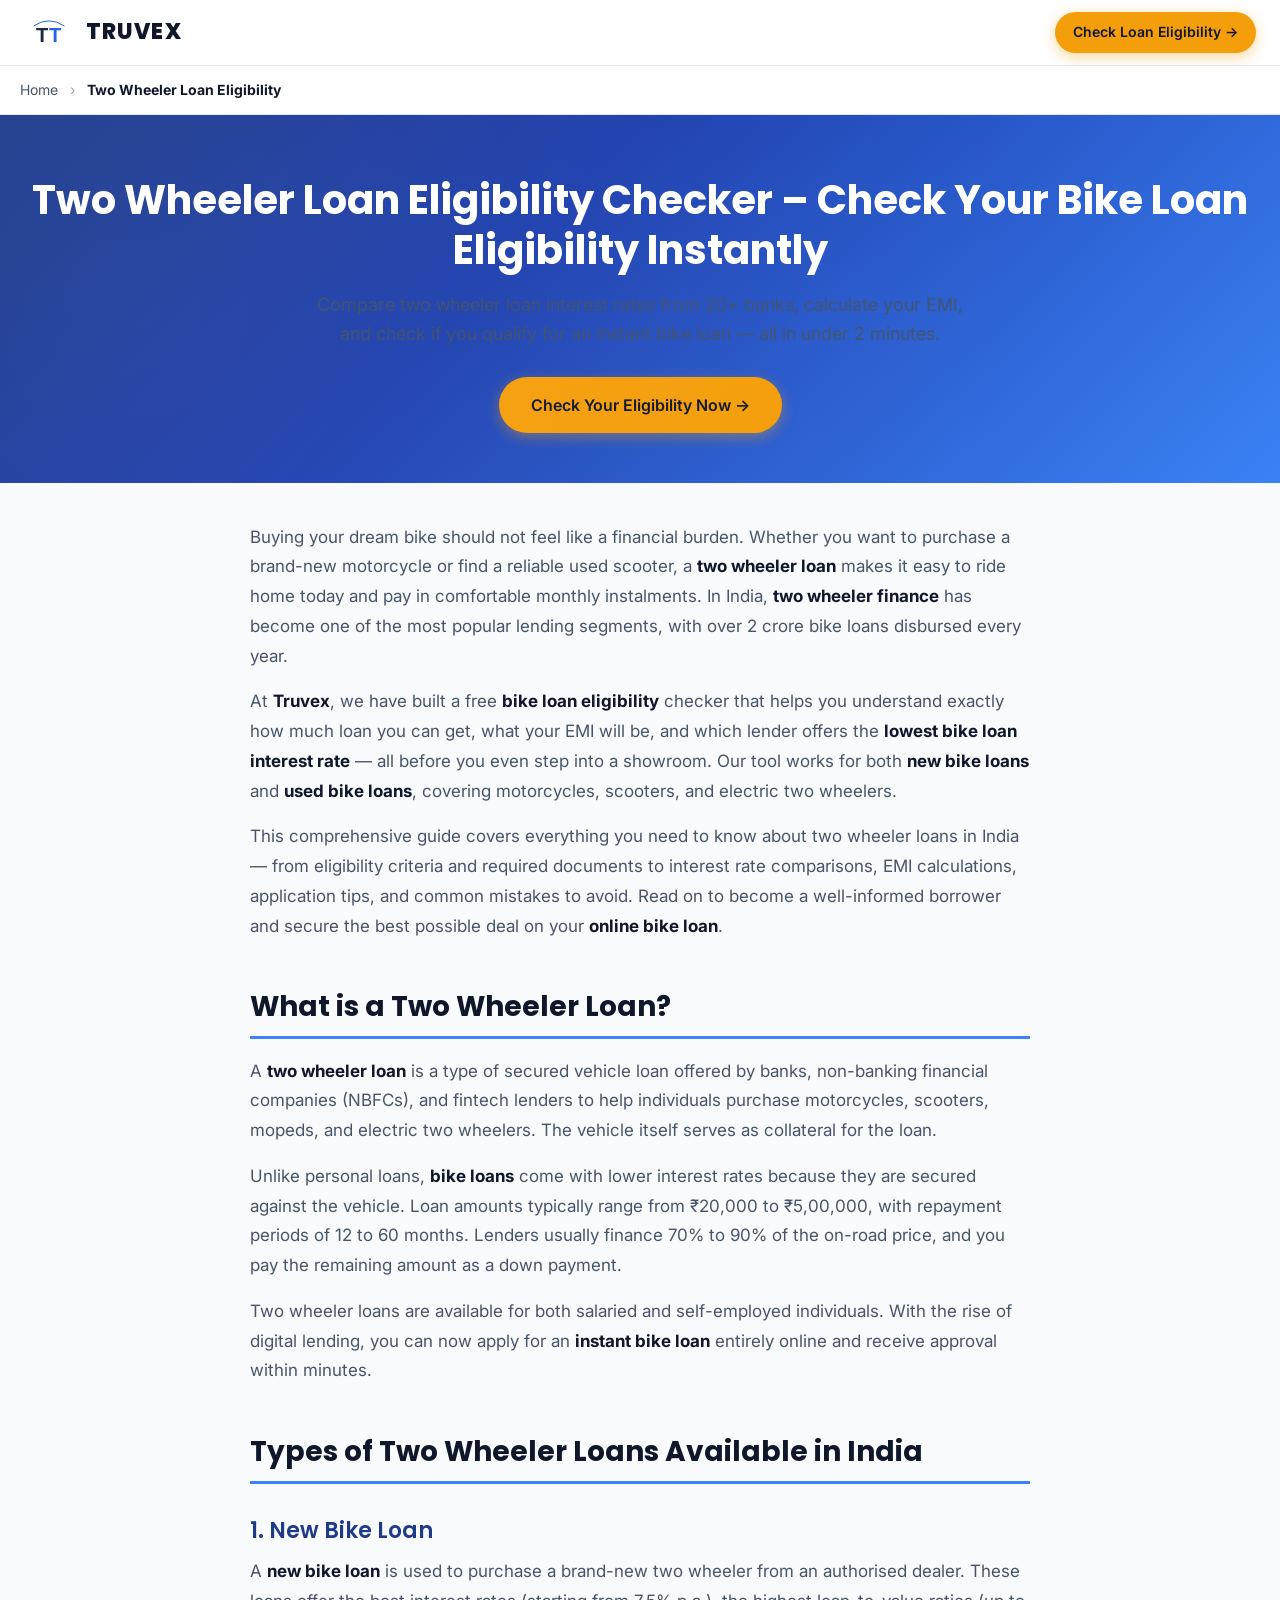
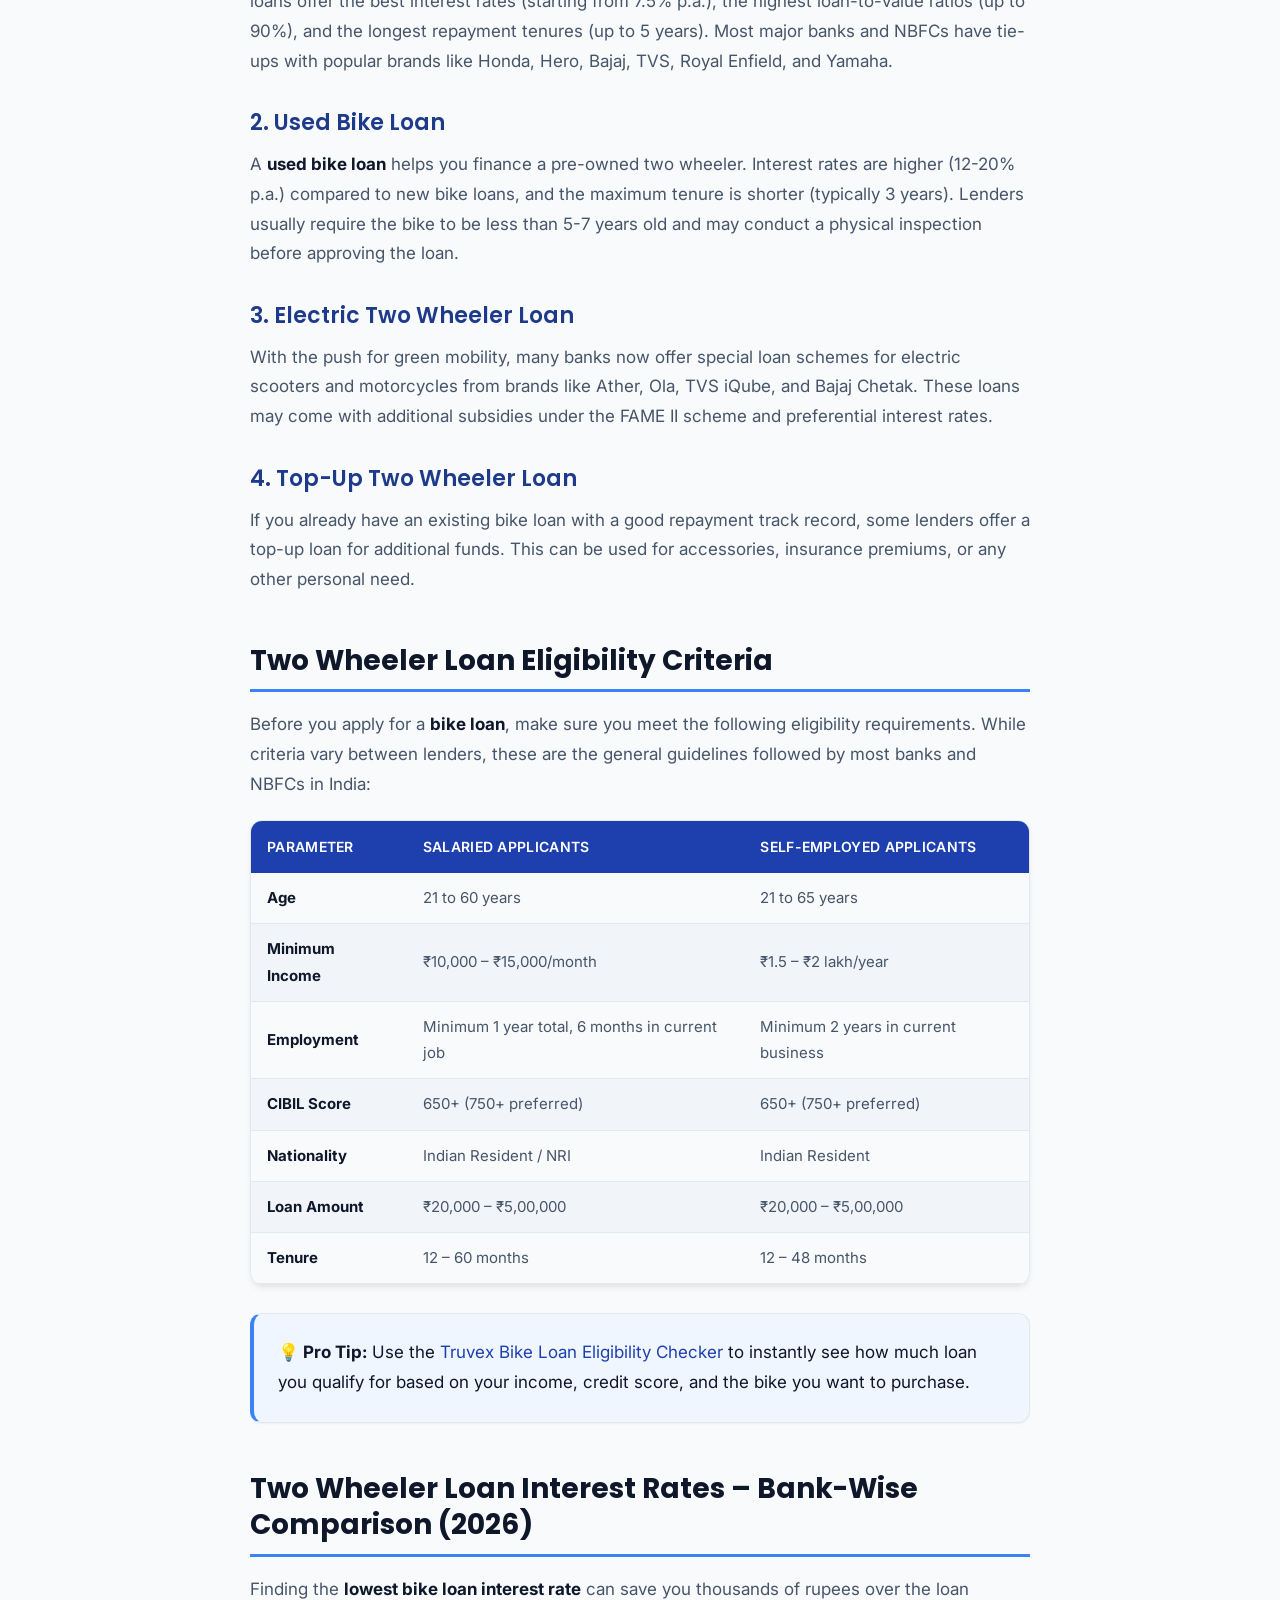
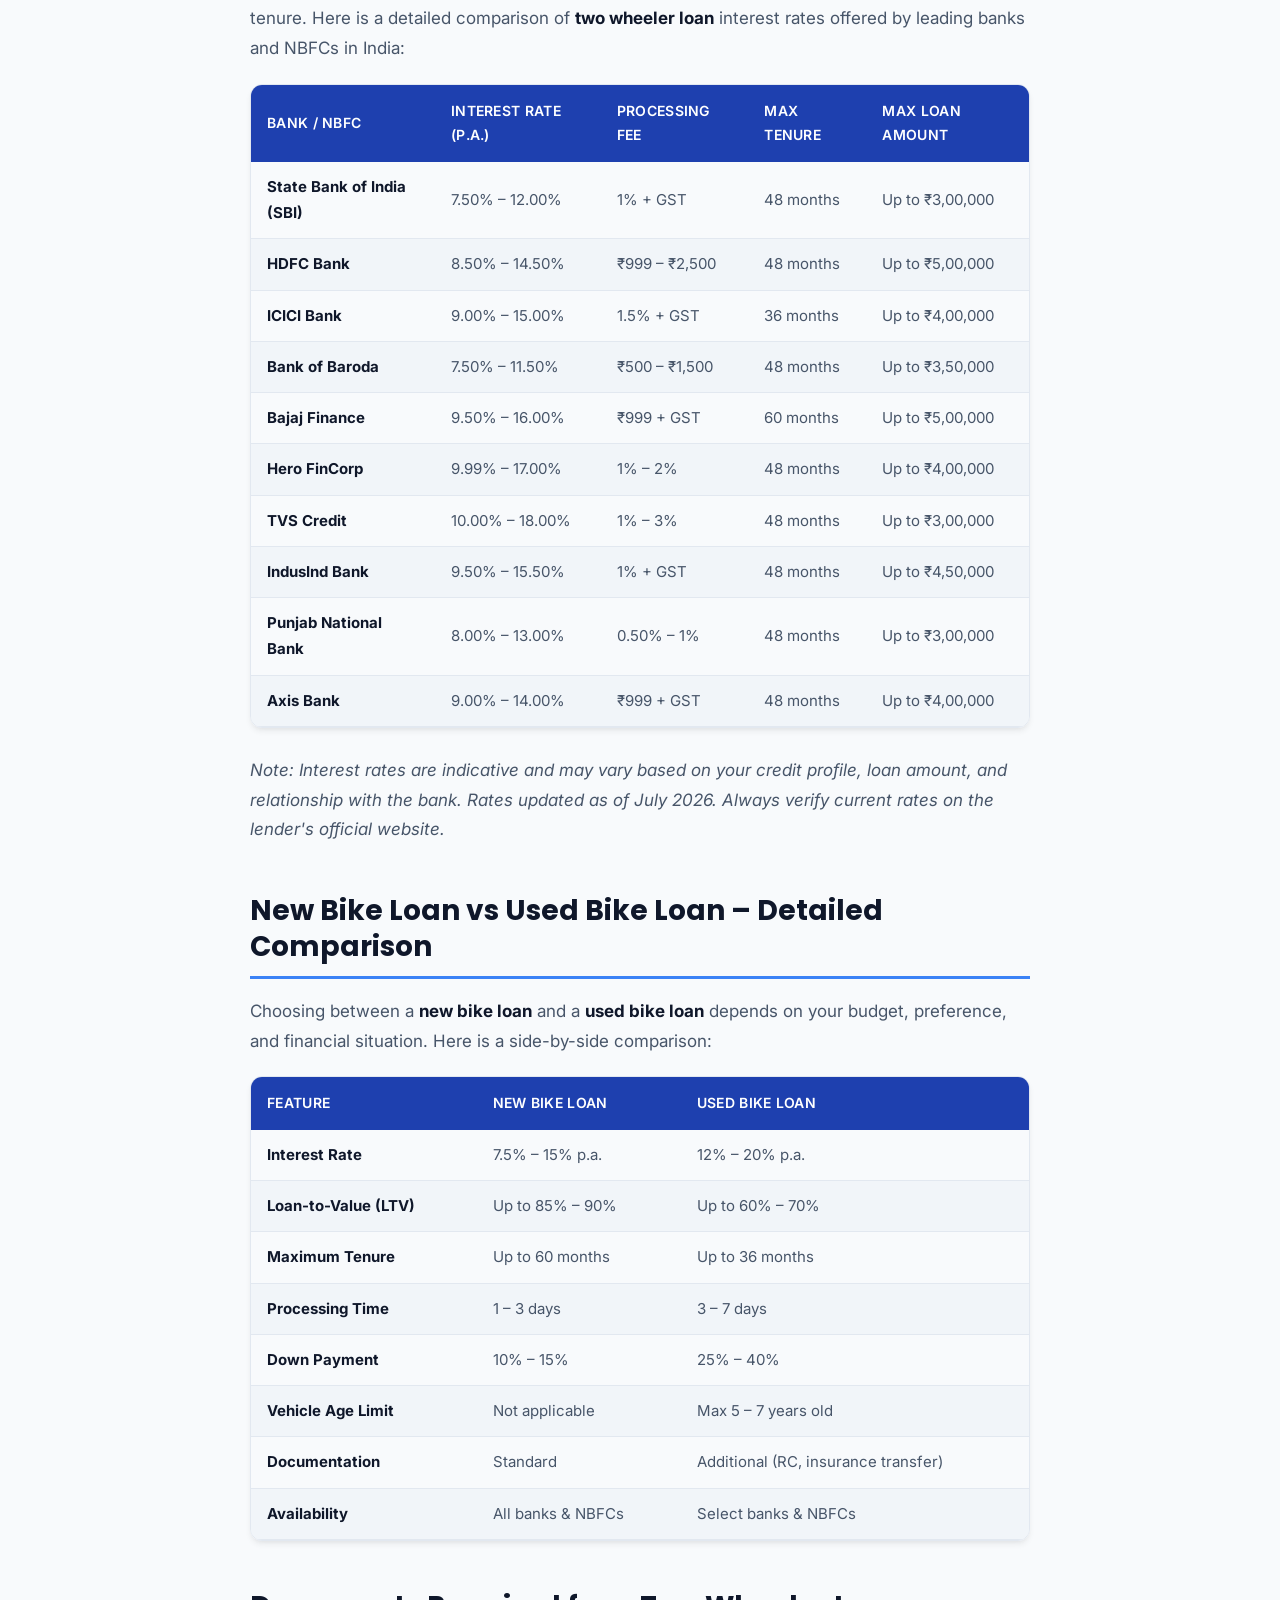
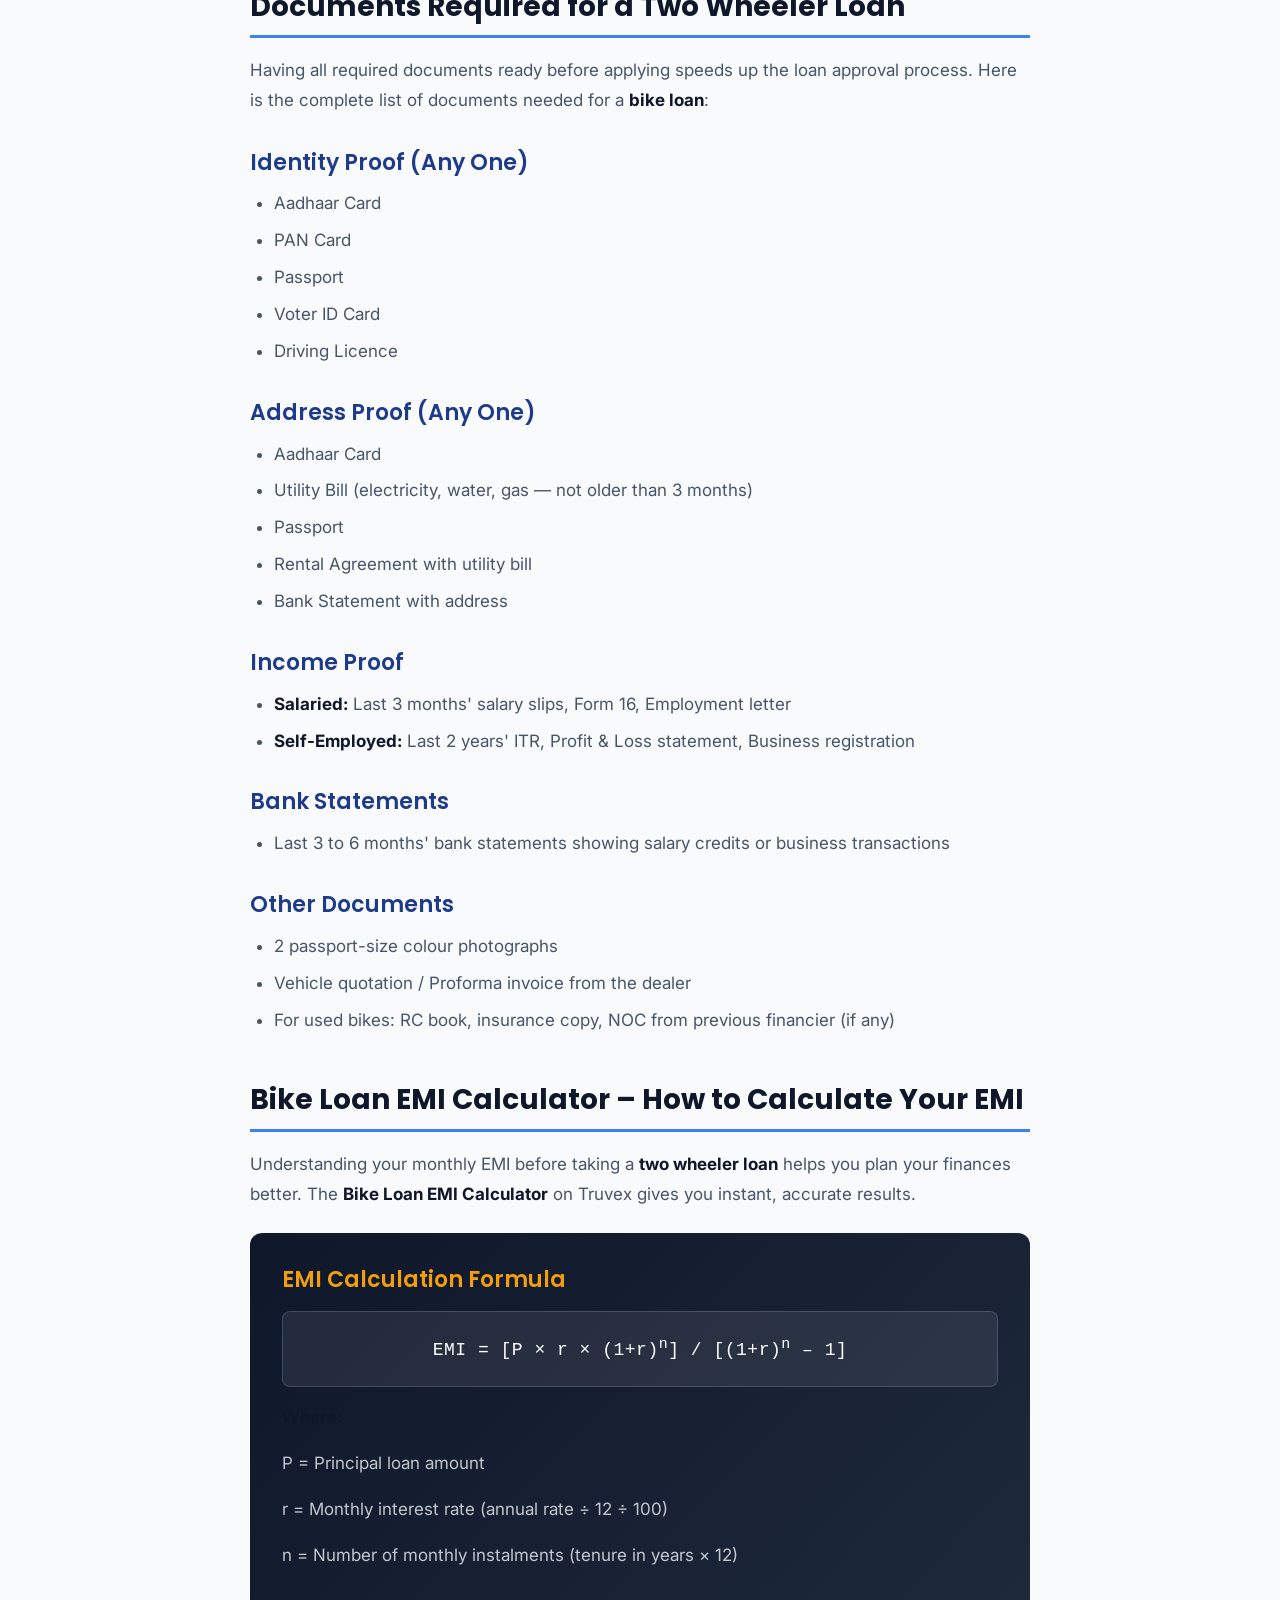
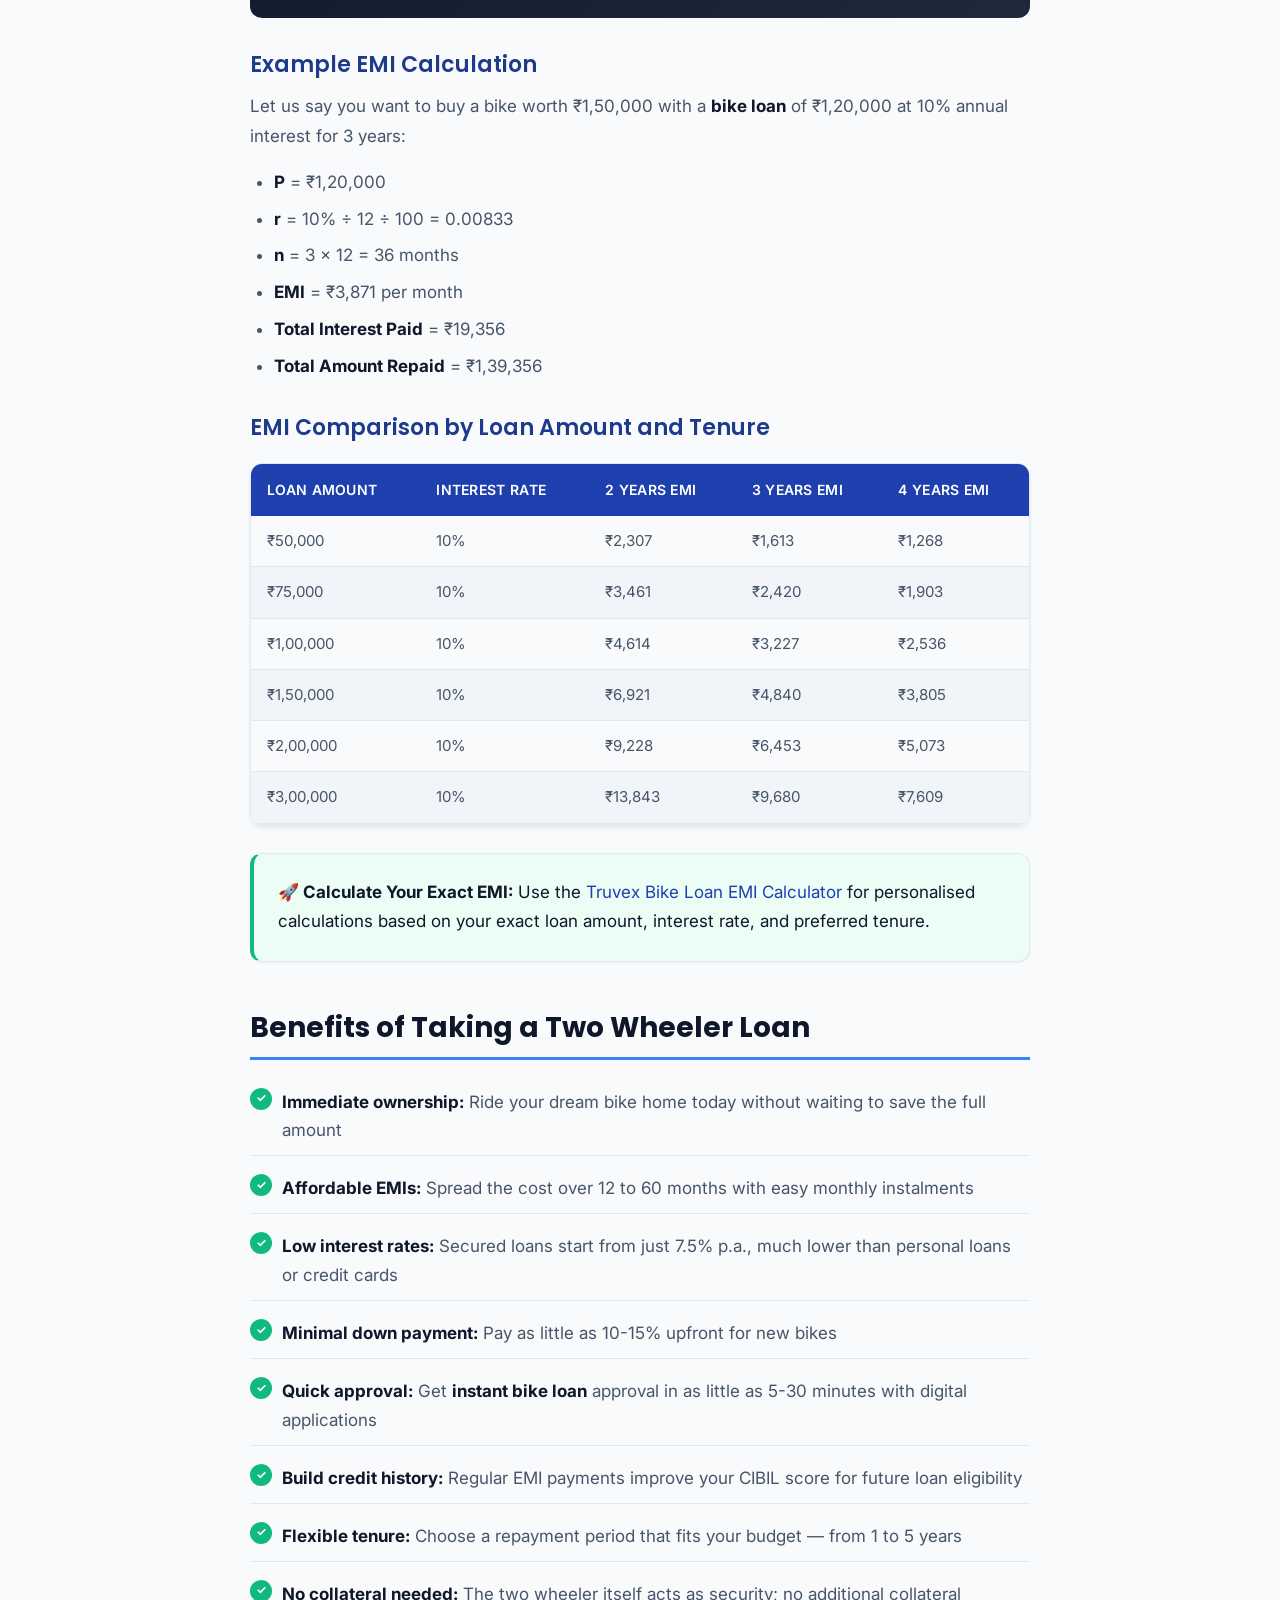
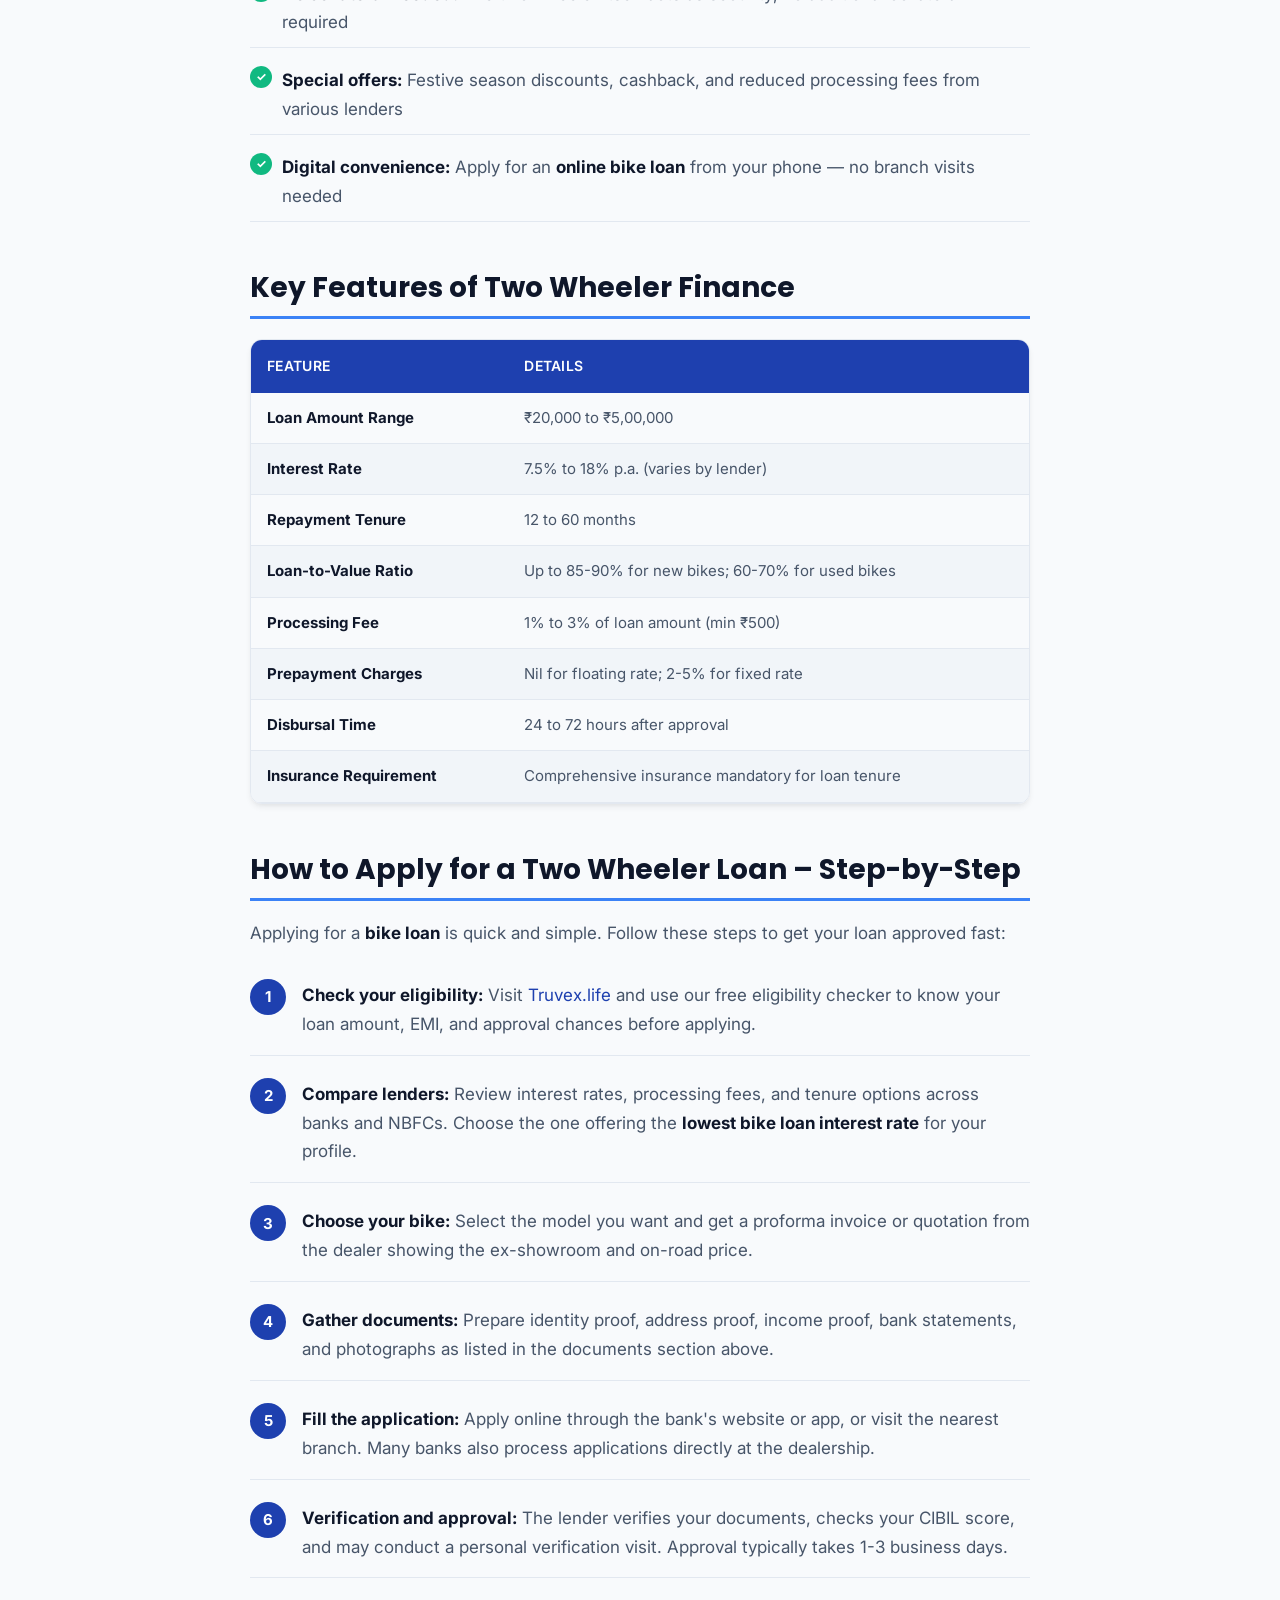
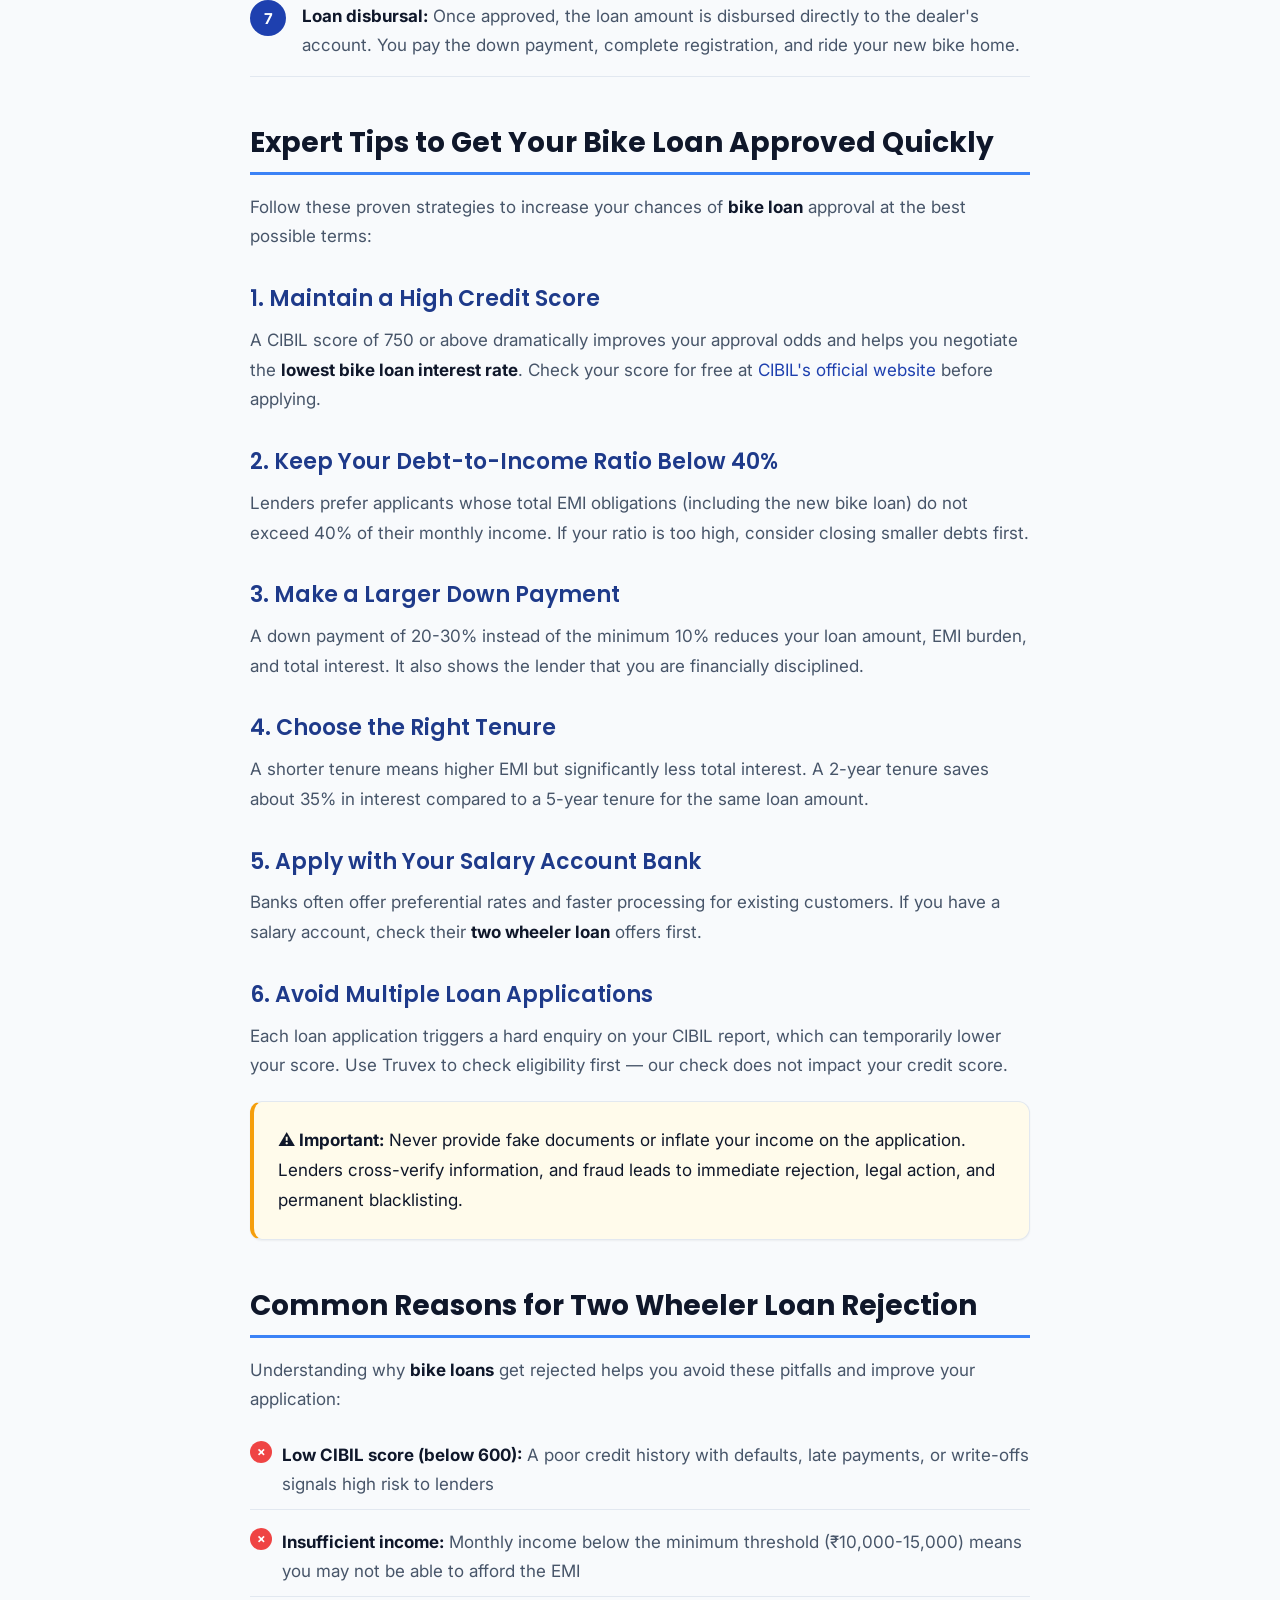
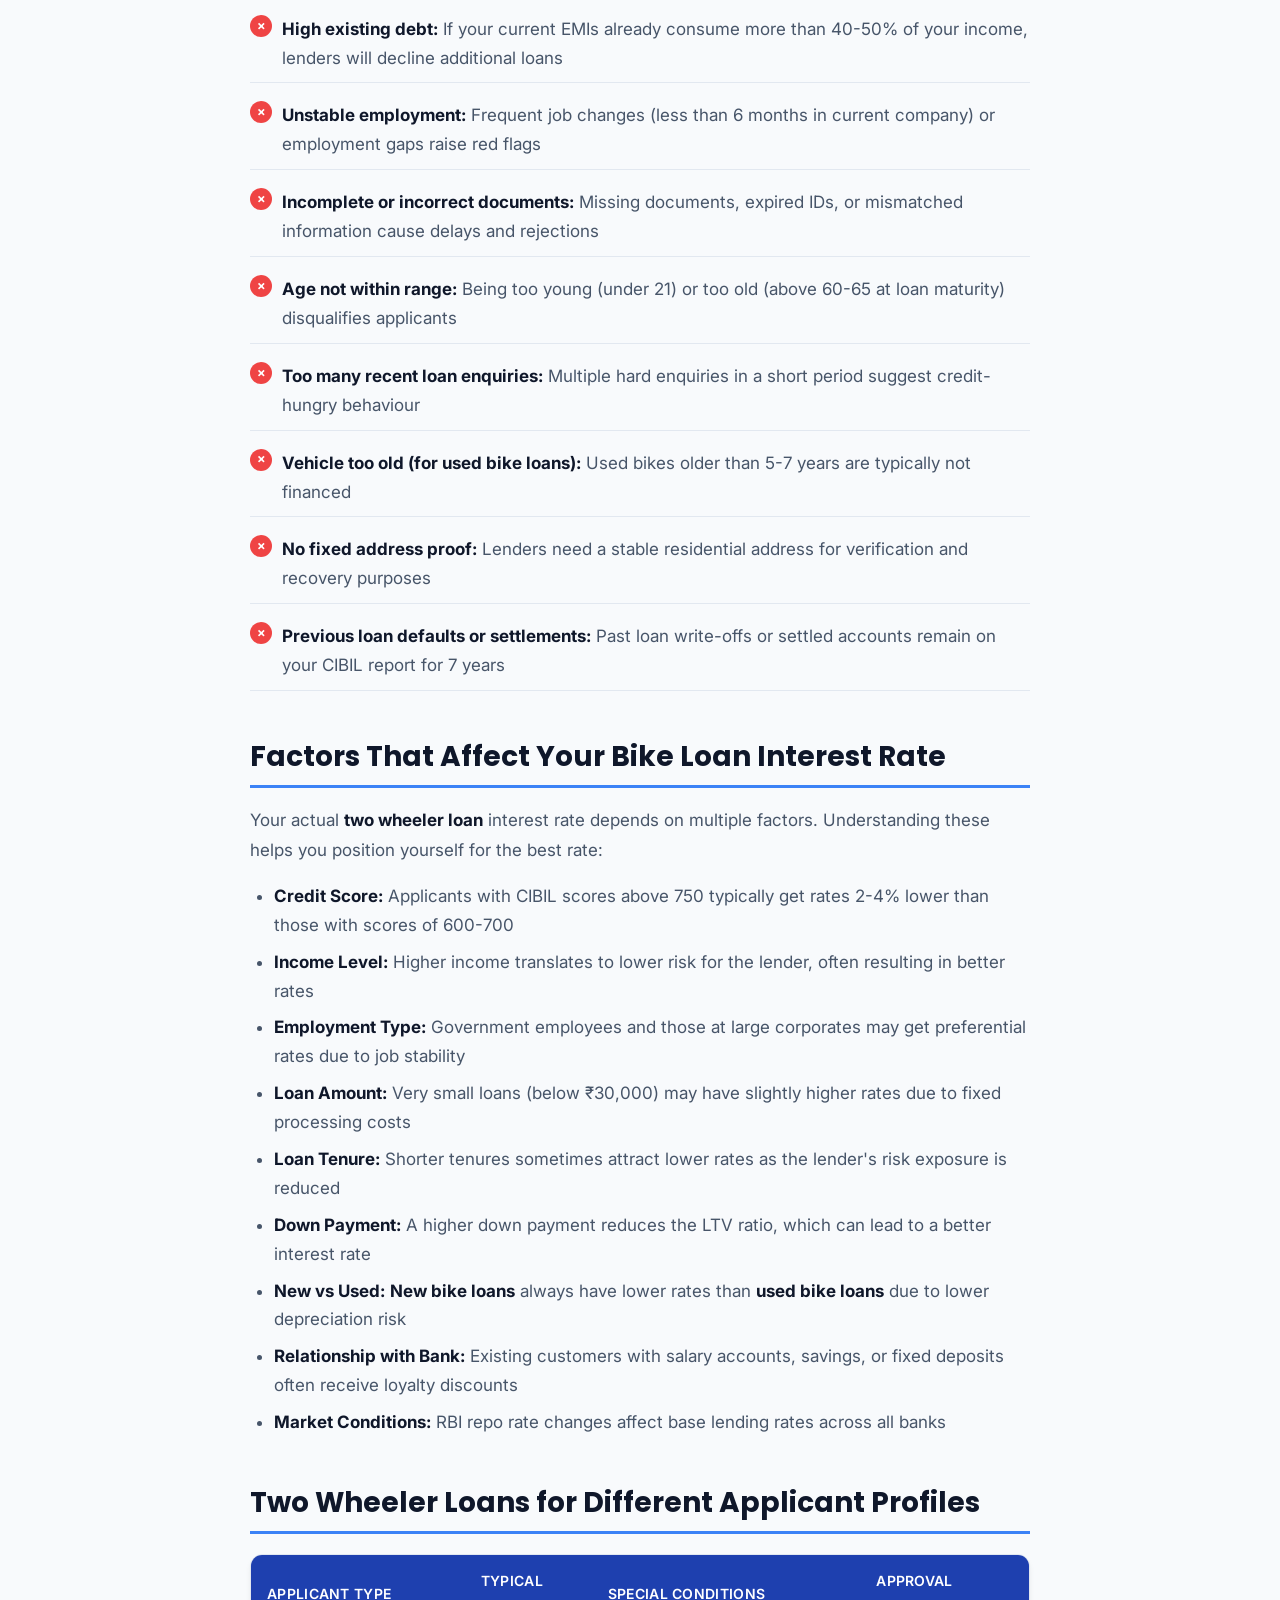
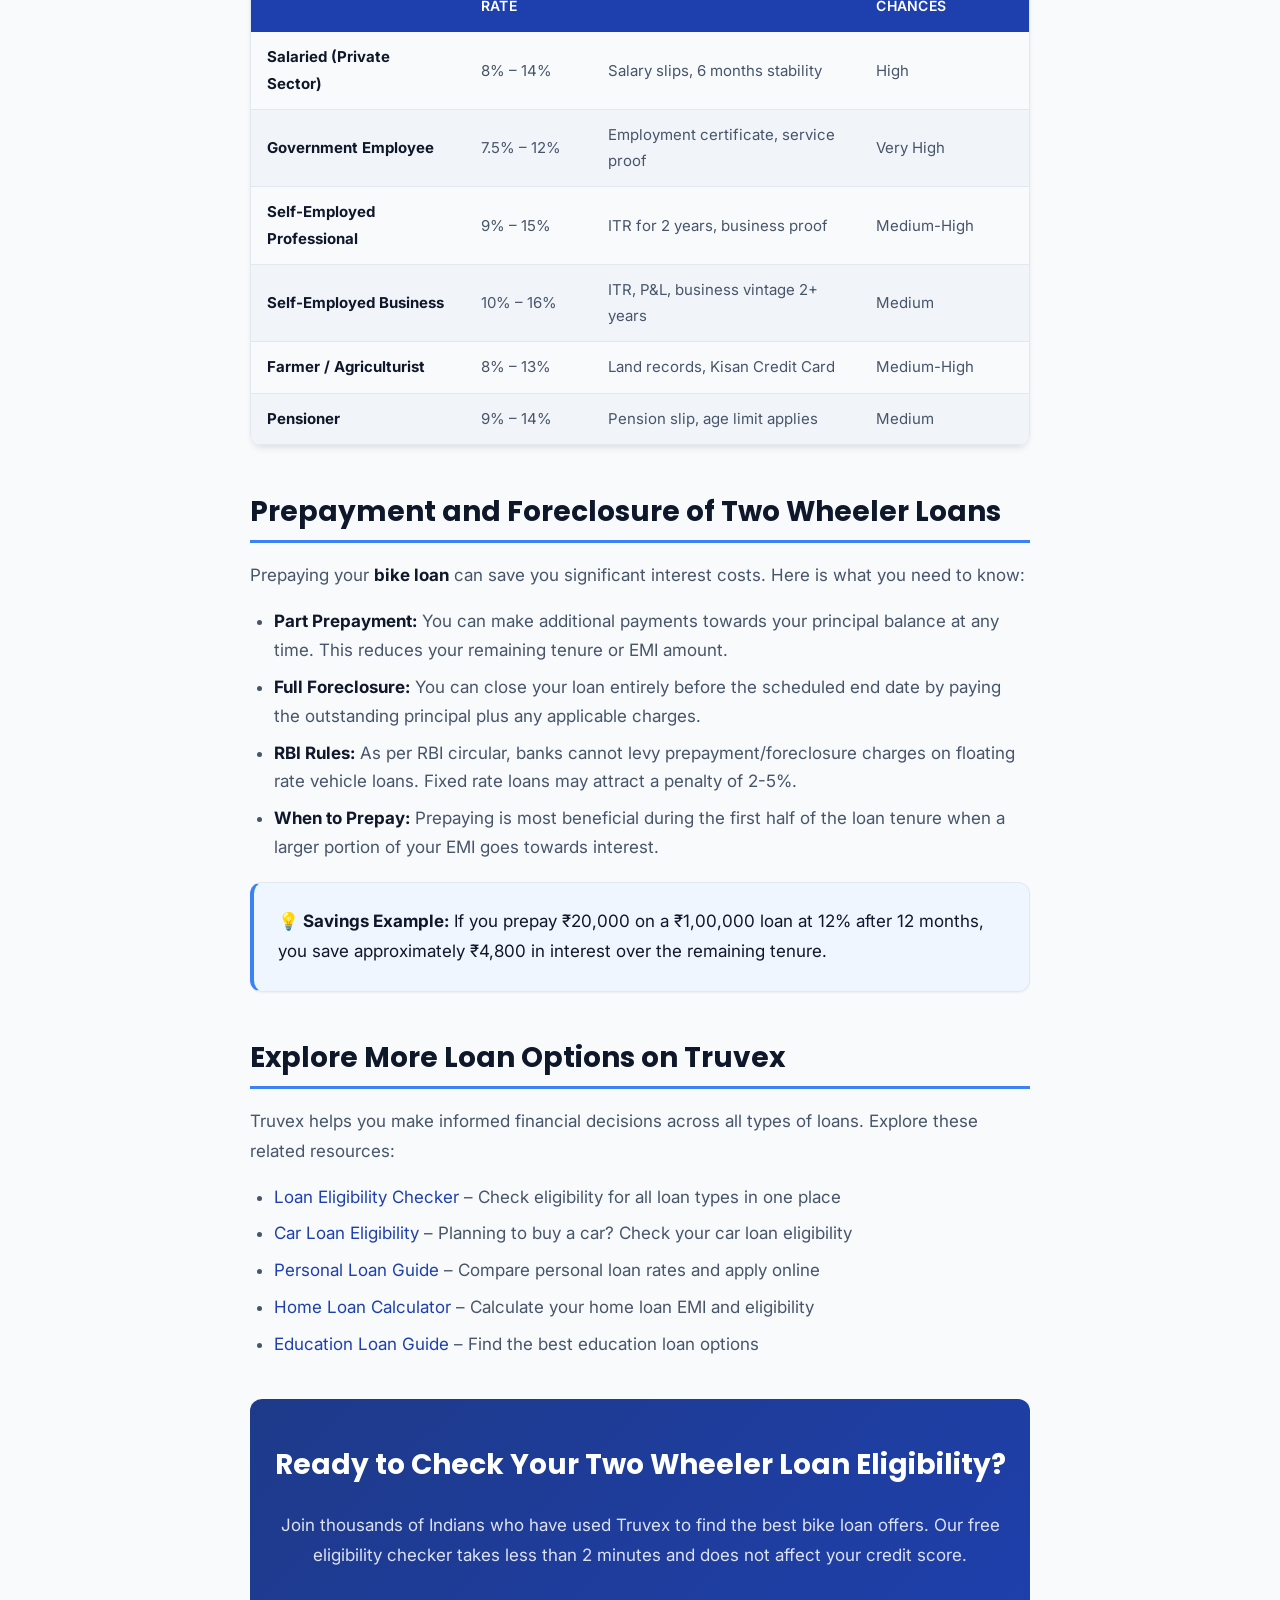
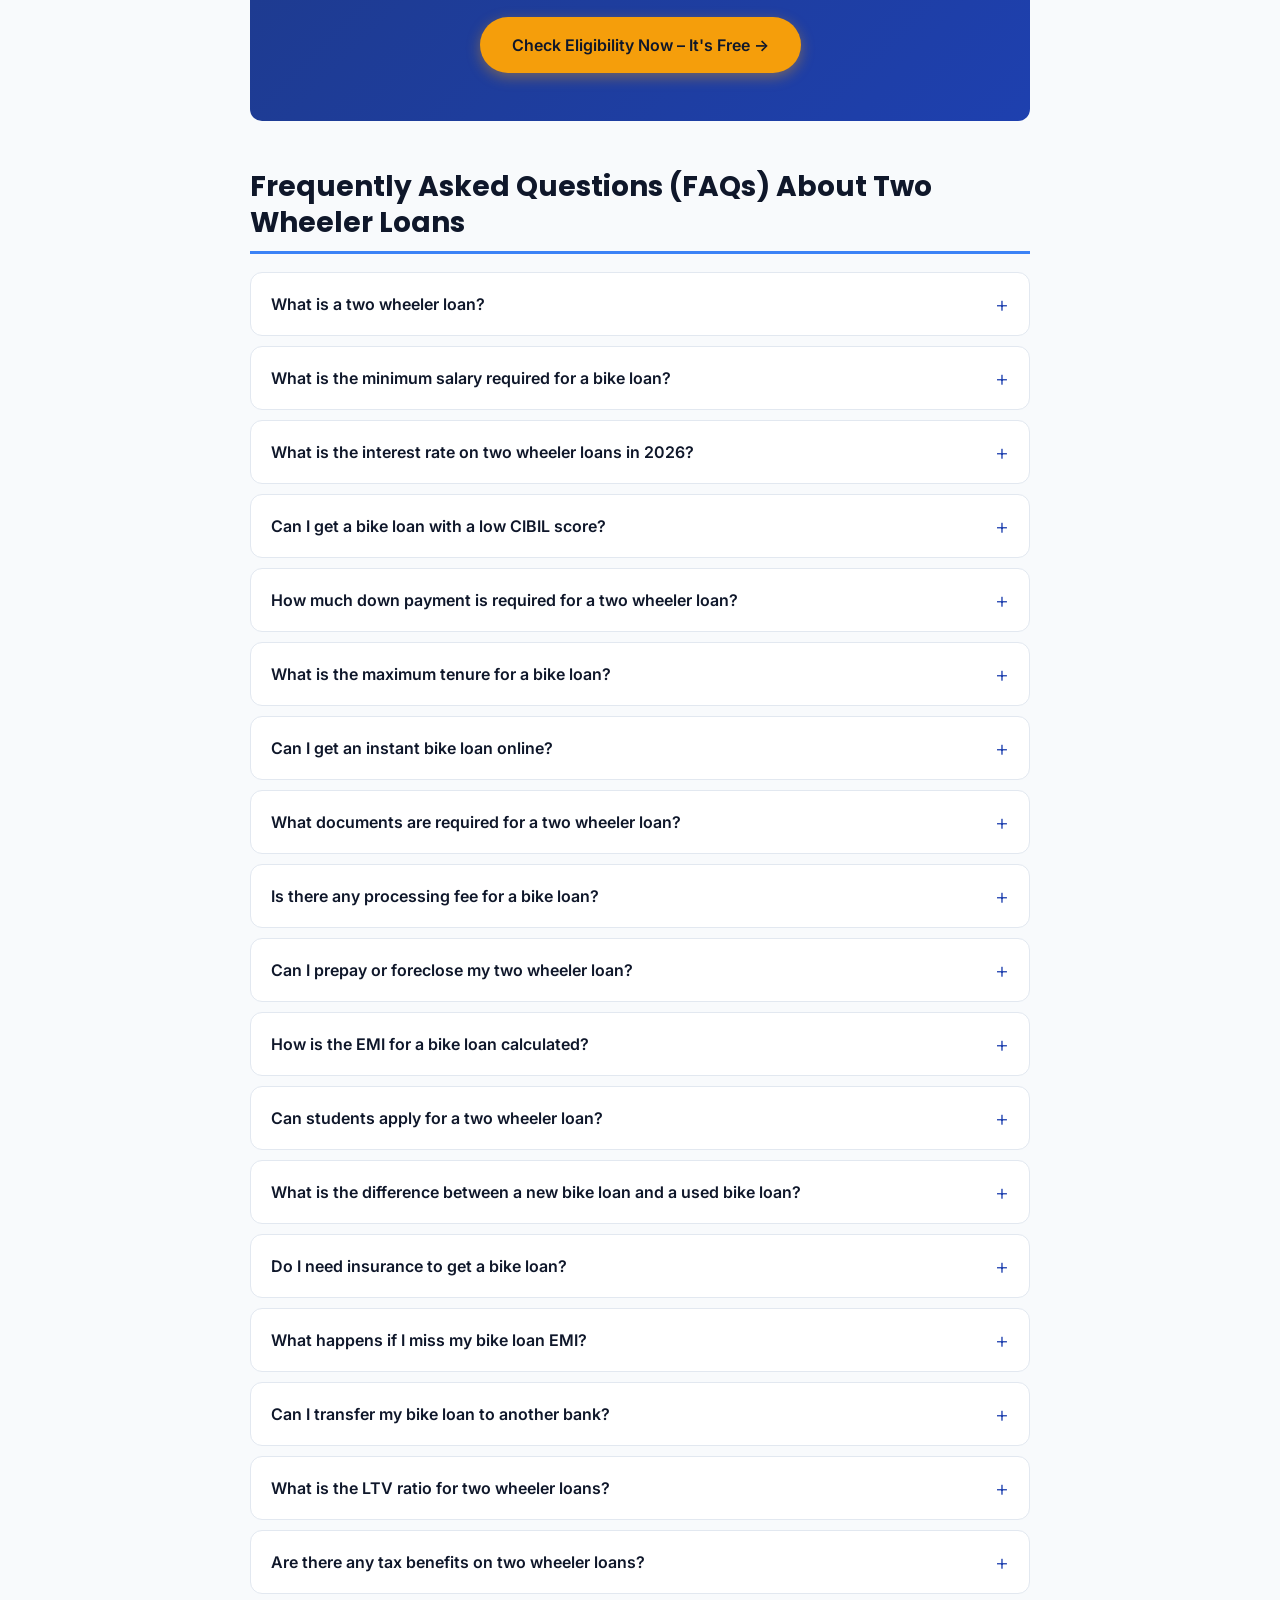
<file: two-wheeler-loan-eligibility.html>
<!DOCTYPE html>
<html lang="en">

<head>
  <meta charset="UTF-8" />
  <meta name="viewport" content="width=device-width, initial-scale=1.0" />

  <!-- SEO Title (under 60 chars) -->
  <title>Two Wheeler Loan Eligibility Checker 2026 | Truvex</title>

  <!-- Meta Description (150-160 chars) -->
  <meta name="description"
    content="Check your two wheeler loan eligibility instantly. Compare bike loan interest rates, calculate EMI, and apply for instant bike loan online at Truvex." />

  <!-- SEO URL -->
  <link rel="canonical" href="https://truvex.life/two-wheeler-loan-eligibility" />

  <!-- Google Favicon & Site Logo -->
  <link rel="icon" type="image/svg+xml" href="https://truvex.life/images/truvex-logo.svg" />
  <link rel="icon" type="image/png" sizes="192x192" href="https://truvex.life/favicon.png" />
  <link rel="apple-touch-icon" sizes="180x180" href="https://truvex.life/apple-touch-icon.png" />
  <link rel="shortcut icon" href="https://truvex.life/favicon.ico" />

  <!-- Robots -->
  <meta name="google-site-verification" content="ZzLJUPoqK2FzhJQNHl-nwkRQo2EQ17rBIRsaxD9jpaI" />
  <meta name="robots" content="index, follow, max-snippet:-1, max-image-preview:large, max-video-preview:-1" />
  <meta name="author" content="Truvex" />
  <meta name="keywords"
    content="two wheeler loan, bike loan, bike loan eligibility, bike loan EMI calculator, online bike loan, instant bike loan, new bike loan, used bike loan, lowest bike loan interest rate, two wheeler finance" />

  <!-- Open Graph / Facebook -->
  <meta property="og:type" content="article" />
  <meta property="og:url" content="https://truvex.life/two-wheeler-loan-eligibility" />
  <meta property="og:title" content="Two Wheeler Loan Eligibility Checker 2026 | Truvex" />
  <meta property="og:description"
    content="Check your two wheeler loan eligibility instantly. Compare bike loan interest rates, calculate EMI, and apply for instant bike loan online at Truvex." />
  <meta property="og:image" content="https://truvex.life/images/two-wheeler-loan-eligibility-checker.webp" />
  <meta property="og:image:alt"
    content="Two Wheeler Loan Eligibility Checker by Truvex showing bike loan calculator interface" />
  <meta property="og:site_name" content="Truvex" />
  <meta property="og:locale" content="en_IN" />
  <meta property="article:published_time" content="2026-01-15T10:00:00+05:30" />
  <meta property="article:modified_time" content="2026-07-22T10:00:00+05:30" />

  <!-- Twitter Card -->
  <meta name="twitter:card" content="summary_large_image" />
  <meta name="twitter:site" content="@truvexlife" />
  <meta name="twitter:title" content="Two Wheeler Loan Eligibility Checker 2026 | Truvex" />
  <meta name="twitter:description"
    content="Check your two wheeler loan eligibility instantly. Compare bike loan interest rates, calculate EMI, and apply for instant bike loan online at Truvex." />
  <meta name="twitter:image" content="https://truvex.life/images/two-wheeler-loan-eligibility-checker.webp" />
  <meta name="twitter:image:alt" content="Two Wheeler Loan Eligibility Checker by Truvex" />

  <!-- Google AdSense -->
  <script async src="https://pagead2.googlesyndication.com/pagead/js/adsbygoogle.js?client=ca-pub-9446927424727783"
    crossorigin="anonymous"></script>

  <!-- Preconnect for performance -->
  <link rel="preconnect" href="https://fonts.googleapis.com" />
  <link rel="preconnect" href="https://fonts.gstatic.com" crossorigin />
  <link
    href="https://fonts.googleapis.com/css2?family=Inter:wght@300;400;500;600;700&family=Poppins:wght@400;500;600;700&display=swap"
    rel="stylesheet" />

  <!-- FAQ Schema (JSON-LD) -->
  <script type="application/ld+json">
  {
    "@context": "https://schema.org",
    "@type": "FAQPage",
    "mainEntity": [
      {
        "@type": "Question",
        "name": "What is a two wheeler loan?",
        "acceptedAnswer": {
          "@type": "Answer",
          "text": "A two wheeler loan is a secured loan offered by banks and NBFCs to help you purchase a new or used motorcycle, scooter, or any two-wheeled vehicle. The vehicle itself serves as collateral, and you repay the loan in easy monthly instalments (EMIs)."
        }
      },
      {
        "@type": "Question",
        "name": "What is the minimum salary required for a bike loan?",
        "acceptedAnswer": {
          "@type": "Answer",
          "text": "Most banks require a minimum monthly salary of ₹10,000 to ₹15,000 for salaried applicants. Self-employed individuals typically need a minimum annual income of ₹1.5 lakh to ₹2 lakh to qualify for a bike loan."
        }
      },
      {
        "@type": "Question",
        "name": "What is the interest rate on two wheeler loans in 2026?",
        "acceptedAnswer": {
          "@type": "Answer",
          "text": "Two wheeler loan interest rates in 2026 range from 7.5% to 18% per annum depending on the lender, your credit score, loan amount, and tenure. The lowest bike loan interest rates start from 7.5% p.a. for applicants with excellent credit scores above 750."
        }
      },
      {
        "@type": "Question",
        "name": "Can I get a bike loan with a low CIBIL score?",
        "acceptedAnswer": {
          "@type": "Answer",
          "text": "While a CIBIL score of 750+ is ideal, some NBFCs and fintech lenders offer bike loans for scores as low as 600-650, though at higher interest rates. You can improve your chances by providing a larger down payment or adding a co-applicant with a good score."
        }
      },
      {
        "@type": "Question",
        "name": "How much down payment is required for a two wheeler loan?",
        "acceptedAnswer": {
          "@type": "Answer",
          "text": "The typical down payment for a two wheeler loan ranges from 10% to 30% of the on-road price. Many banks finance up to 85-90% of the vehicle cost for new bikes, meaning you need to arrange only 10-15% as a down payment."
        }
      },
      {
        "@type": "Question",
        "name": "What is the maximum tenure for a bike loan?",
        "acceptedAnswer": {
          "@type": "Answer",
          "text": "The maximum tenure for a two wheeler loan is typically 48 to 60 months (4-5 years) for new bikes. For used bikes, the maximum tenure is usually 36 months (3 years). A longer tenure reduces your EMI but increases total interest paid."
        }
      },
      {
        "@type": "Question",
        "name": "Can I get an instant bike loan online?",
        "acceptedAnswer": {
          "@type": "Answer",
          "text": "Yes, many lenders now offer instant bike loans online with approval in as little as 5-30 minutes. You can apply online, upload documents digitally, and receive disbursal within 24-48 hours. Use Truvex to check your eligibility before applying."
        }
      },
      {
        "@type": "Question",
        "name": "What documents are required for a two wheeler loan?",
        "acceptedAnswer": {
          "@type": "Answer",
          "text": "Required documents include: Identity proof (Aadhaar/PAN/Passport), Address proof (utility bill/Aadhaar), Income proof (salary slips for salaried/ITR for self-employed), Bank statements (last 3-6 months), passport-size photographs, and the vehicle quotation from the dealer."
        }
      },
      {
        "@type": "Question",
        "name": "Is there any processing fee for a bike loan?",
        "acceptedAnswer": {
          "@type": "Answer",
          "text": "Yes, most lenders charge a processing fee of 1% to 3% of the loan amount, subject to a minimum of ₹500 to ₹1,000. Some banks waive the processing fee during festive season offers or for customers with high credit scores."
        }
      },
      {
        "@type": "Question",
        "name": "Can I prepay or foreclose my two wheeler loan?",
        "acceptedAnswer": {
          "@type": "Answer",
          "text": "Yes, you can prepay or foreclose your two wheeler loan. For floating rate loans, banks cannot charge prepayment penalties as per RBI guidelines. For fixed rate loans, a foreclosure charge of 2-5% of the outstanding principal may apply."
        }
      },
      {
        "@type": "Question",
        "name": "How is the EMI for a bike loan calculated?",
        "acceptedAnswer": {
          "@type": "Answer",
          "text": "Bike loan EMI is calculated using the formula: EMI = [P × r × (1+r)^n] / [(1+r)^n – 1], where P is the principal loan amount, r is the monthly interest rate, and n is the number of monthly instalments. You can use the Truvex Bike Loan EMI Calculator for instant results."
        }
      },
      {
        "@type": "Question",
        "name": "Can students apply for a two wheeler loan?",
        "acceptedAnswer": {
          "@type": "Answer",
          "text": "Students typically cannot get a bike loan independently as they may not meet income requirements. However, they can apply with a co-applicant (parent or guardian) who meets the eligibility criteria, including income and credit score requirements."
        }
      },
      {
        "@type": "Question",
        "name": "What is the difference between a new bike loan and a used bike loan?",
        "acceptedAnswer": {
          "@type": "Answer",
          "text": "New bike loans offer lower interest rates (7.5-14%), higher LTV ratios (up to 90%), and longer tenure (up to 5 years). Used bike loans have higher interest rates (12-20%), lower LTV ratios (up to 70%), shorter tenure (up to 3 years), and require the bike to be typically less than 5-7 years old."
        }
      },
      {
        "@type": "Question",
        "name": "Do I need insurance to get a bike loan?",
        "acceptedAnswer": {
          "@type": "Answer",
          "text": "Yes, comprehensive insurance is mandatory for the loan tenure period. Most lenders require you to purchase insurance before loan disbursal. Third-party insurance is legally required, and comprehensive insurance protects both you and the lender."
        }
      },
      {
        "@type": "Question",
        "name": "What happens if I miss my bike loan EMI?",
        "acceptedAnswer": {
          "@type": "Answer",
          "text": "Missing an EMI attracts a late payment fee (typically ₹200-500 per instance), negatively impacts your CIBIL score, and may lead to penalties. Continuous defaults for 90+ days classify the loan as NPA, and the lender may repossess the vehicle."
        }
      },
      {
        "@type": "Question",
        "name": "Can I transfer my bike loan to another bank?",
        "acceptedAnswer": {
          "@type": "Answer",
          "text": "Yes, you can transfer your two wheeler loan to another bank through a balance transfer facility to avail lower interest rates. This is beneficial if you find a lender offering a rate at least 1-2% lower than your current rate, considering the transfer charges involved."
        }
      },
      {
        "@type": "Question",
        "name": "What is the LTV ratio for two wheeler loans?",
        "acceptedAnswer": {
          "@type": "Answer",
          "text": "The Loan-to-Value (LTV) ratio for new two wheelers is typically 80-90%, meaning you can get financing for up to 90% of the on-road price. For used bikes, the LTV is usually 60-70% of the current market value."
        }
      },
      {
        "@type": "Question",
        "name": "Are there any tax benefits on two wheeler loans?",
        "acceptedAnswer": {
          "@type": "Answer",
          "text": "Personal two wheeler loans do not offer direct tax benefits. However, if the bike is used for business purposes, self-employed individuals can claim the interest paid as a business expense under the Income Tax Act, reducing their taxable income."
        }
      },
      {
        "@type": "Question",
        "name": "How do I check my two wheeler loan eligibility online?",
        "acceptedAnswer": {
          "@type": "Answer",
          "text": "You can check your two wheeler loan eligibility online using the Truvex Loan Eligibility Checker. Simply enter your income, employment type, desired loan amount, and other details to get an instant eligibility assessment without affecting your credit score."
        }
      },
      {
        "@type": "Question",
        "name": "Which bank offers the lowest interest rate on bike loans?",
        "acceptedAnswer": {
          "@type": "Answer",
          "text": "As of 2026, State Bank of India (SBI) and Bank of Baroda offer some of the lowest bike loan interest rates starting from 7.5% p.a. However, actual rates depend on your credit profile, income, loan amount, and relationship with the bank. Use Truvex to compare rates across multiple lenders."
        }
      }
    ]
  }
  </script>

  <!-- Breadcrumb Schema -->
  <script type="application/ld+json">
  {
    "@context": "https://schema.org",
    "@type": "BreadcrumbList",
    "itemListElement": [
      {
        "@type": "ListItem",
        "position": 1,
        "name": "Home",
        "item": "https://truvex.life/"
      },
      {
        "@type": "ListItem",
        "position": 2,
        "name": "Two Wheeler Loan",
        "item": "https://truvex.life/two-wheeler-loan-eligibility"
      }
    ]
  }
  </script>

  <!-- Organization Schema -->
  <script type="application/ld+json">
  {
    "@context": "https://schema.org",
    "@type": "Organization",
    "name": "Truvex",
    "url": "https://truvex.life",
    "logo": "https://truvex.life/images/truvex-logo.png",
    "description": "Truvex is India's trusted loan eligibility checker platform helping users compare loan offers, calculate EMI, and apply for loans online.",
    "sameAs": [
      "https://twitter.com/truvexlife",
      "https://facebook.com/truvexlife",
      "https://linkedin.com/company/truvex"
    ],
    "contactPoint": {
      "@type": "ContactPoint",
      "contactType": "Customer Support",
      "availableLanguage": ["English", "Hindi"]
    }
  }
  </script>

  <!-- FinancialService Schema -->
  <script type="application/ld+json">
  {
    "@context": "https://schema.org",
    "@type": "FinancialService",
    "name": "Truvex Two Wheeler Loan Eligibility Checker",
    "url": "https://truvex.life/two-wheeler-loan-eligibility",
    "description": "Check your two wheeler loan eligibility online. Compare bike loan interest rates from top banks, calculate EMI, and apply for instant bike loan.",
    "provider": {
      "@type": "Organization",
      "name": "Truvex",
      "url": "https://truvex.life"
    },
    "serviceType": "Loan Eligibility Checking",
    "areaServed": {
      "@type": "Country",
      "name": "India"
    },
    "offers": {
      "@type": "Offer",
      "price": "0",
      "priceCurrency": "INR",
      "description": "Free two wheeler loan eligibility check"
    }
  }
  </script>

  <style>
    /* ===== CSS Reset & Base ===== */
    *,
    *::before,
    *::after {
      box-sizing: border-box;
      margin: 0;
      padding: 0;
    }

    :root {
      --primary: #1E40AF;
      --primary-light: #3B82F6;
      --primary-dark: #1E3A8A;
      --accent: #F59E0B;
      --accent-light: #FCD34D;
      --bg-primary: #FFFFFF;
      --bg-secondary: #F8FAFC;
      --bg-tertiary: #F1F5F9;
      --text-primary: #0F172A;
      --text-secondary: #475569;
      --text-muted: #94A3B8;
      --border: #E2E8F0;
      --success: #10B981;
      --warning: #F59E0B;
      --danger: #EF4444;
      --radius: 12px;
      --shadow-sm: 0 1px 2px rgba(0, 0, 0, 0.05);
      --shadow-md: 0 4px 6px -1px rgba(0, 0, 0, 0.07), 0 2px 4px -2px rgba(0, 0, 0, 0.05);
      --shadow-lg: 0 10px 15px -3px rgba(0, 0, 0, 0.08), 0 4px 6px -4px rgba(0, 0, 0, 0.04);
      --font-primary: 'Inter', -apple-system, BlinkMacSystemFont, sans-serif;
      --font-heading: 'Poppins', 'Inter', sans-serif;
      --max-width: 820px;
    }

    html {
      scroll-behavior: smooth;
      -webkit-text-size-adjust: 100%;
    }

    body {
      font-family: var(--font-primary);
      color: var(--text-primary);
      background: var(--bg-secondary);
      line-height: 1.75;
      font-size: 17px;
      -webkit-font-smoothing: antialiased;
    }

    img {
      max-width: 100%;
      height: auto;
      display: block;
    }

    a {
      color: var(--primary);
      text-decoration: none;
      transition: color 0.2s;
    }

    a:hover {
      color: var(--primary-dark);
      text-decoration: underline;
    }

    /* ===== Layout ===== */
    .page-wrapper {
      min-height: 100vh;
    }

    .site-header {
      background: var(--bg-primary);
      border-bottom: 1px solid var(--border);
      padding: 12px 24px;
      display: flex;
      align-items: center;
      justify-content: space-between;
    }
    .brand-logo {
      display: flex;
      align-items: center;
      gap: 12px;
      text-decoration: none !important;
    }
    .brand-logo img {
      height: 40px;
      width: auto;
    }
    .brand-title {
      font-family: var(--font-heading);
      font-size: 22px;
      font-weight: 800;
      color: #0F172A;
      letter-spacing: 0.05em;
    }

    .breadcrumb-bar {
      background: var(--bg-primary);
      border-bottom: 1px solid var(--border);
      padding: 12px 20px;
      font-size: 14px;
      color: var(--text-muted);
    }

    .breadcrumb-bar a {
      color: var(--text-secondary);
    }

    .breadcrumb-bar span {
      margin: 0 8px;
    }

    .hero-section {
      background: linear-gradient(135deg, #1E3A8A 0%, #1E40AF 40%, #3B82F6 100%);
      color: #fff;
      padding: 60px 20px 50px;
      text-align: center;
      position: relative;
      overflow: hidden;
    }

    .hero-section::before {
      content: '';
      position: absolute;
      top: -50%;
      left: -50%;
      width: 200%;
      height: 200%;
      background: radial-gradient(circle at 30% 50%, rgba(255, 255, 255, 0.05) 0%, transparent 50%);
      pointer-events: none;
    }

    .hero-section h1 {
      font-family: var(--font-heading);
      font-size: clamp(26px, 5vw, 40px);
      font-weight: 700;
      line-height: 1.25;
      margin-bottom: 16px;
      position: relative;
    }

    .hero-subtitle {
      font-size: clamp(15px, 2.5vw, 18px);
      opacity: 0.9;
      max-width: 650px;
      margin: 0 auto 28px;
      line-height: 1.6;
    }

    .hero-cta {
      display: inline-flex;
      align-items: center;
      gap: 10px;
      background: var(--accent);
      color: #0F172A;
      font-weight: 600;
      font-size: 16px;
      padding: 14px 32px;
      border-radius: 50px;
      border: none;
      cursor: pointer;
      text-decoration: none;
      transition: transform 0.2s, box-shadow 0.2s;
      box-shadow: 0 4px 14px rgba(245, 158, 11, 0.4);
    }

    .hero-cta:hover {
      transform: translateY(-2px);
      box-shadow: 0 6px 20px rgba(245, 158, 11, 0.5);
      text-decoration: none;
      color: #0F172A;
    }

    .content-wrapper {
      max-width: var(--max-width);
      margin: 0 auto;
      padding: 40px 20px 60px;
    }

    /* ===== Typography ===== */
    h2 {
      font-family: var(--font-heading);
      font-size: clamp(22px, 3.5vw, 28px);
      font-weight: 700;
      color: var(--text-primary);
      margin: 48px 0 18px;
      padding-bottom: 10px;
      border-bottom: 3px solid var(--primary-light);
      line-height: 1.3;
    }

    h3 {
      font-family: var(--font-heading);
      font-size: clamp(18px, 3vw, 22px);
      font-weight: 600;
      color: var(--primary-dark);
      margin: 32px 0 12px;
      line-height: 1.35;
    }

    p {
      margin-bottom: 16px;
      color: var(--text-secondary);
    }

    ul,
    ol {
      margin: 12px 0 20px 24px;
      color: var(--text-secondary);
    }

    li {
      margin-bottom: 8px;
      line-height: 1.7;
    }

    strong {
      color: var(--text-primary);
    }

    /* ===== Tables ===== */
    .table-wrapper {
      overflow-x: auto;
      margin: 20px 0 28px;
      border-radius: var(--radius);
      box-shadow: var(--shadow-md);
      border: 1px solid var(--border);
    }

    table {
      width: 100%;
      border-collapse: collapse;
      font-size: 15px;
      min-width: 500px;
    }

    thead {
      background: var(--primary);
      color: #fff;
    }

    th {
      padding: 14px 16px;
      text-align: left;
      font-weight: 600;
      font-size: 14px;
      text-transform: uppercase;
      letter-spacing: 0.3px;
    }

    td {
      padding: 12px 16px;
      border-bottom: 1px solid var(--border);
      color: var(--text-secondary);
    }

    tbody tr:nth-child(even) {
      background: var(--bg-tertiary);
    }

    tbody tr:hover {
      background: #EFF6FF;
    }

    /* ===== Info Cards ===== */
    .info-card {
      background: var(--bg-primary);
      border: 1px solid var(--border);
      border-radius: var(--radius);
      padding: 24px;
      margin: 20px 0;
      box-shadow: var(--shadow-sm);
    }

    .info-card.highlight {
      border-left: 4px solid var(--primary-light);
      background: #EFF6FF;
    }

    .info-card.warning {
      border-left: 4px solid var(--warning);
      background: #FFFBEB;
    }

    .info-card.success {
      border-left: 4px solid var(--success);
      background: #ECFDF5;
    }

    /* ===== CTA Section ===== */
    .cta-section {
      background: linear-gradient(135deg, #1E3A8A 0%, #1E40AF 100%);
      color: #fff;
      text-align: center;
      padding: 48px 24px;
      border-radius: var(--radius);
      margin: 40px 0;
    }

    .cta-section h2 {
      color: #fff;
      border-bottom: none;
      margin-top: 0;
    }

    .cta-section p {
      color: rgba(255, 255, 255, 0.85);
    }

    /* ===== EMI Calculator Box ===== */
    .calculator-box {
      background: linear-gradient(135deg, #0F172A 0%, #1E293B 100%);
      color: #fff;
      border-radius: var(--radius);
      padding: 32px;
      margin: 24px 0 32px;
    }

    .calculator-box h3 {
      color: var(--accent);
      margin-top: 0;
    }

    .formula-display {
      background: rgba(255, 255, 255, 0.08);
      border: 1px solid rgba(255, 255, 255, 0.15);
      border-radius: 8px;
      padding: 20px;
      text-align: center;
      font-family: 'Courier New', monospace;
      font-size: 18px;
      margin: 16px 0;
      letter-spacing: 0.5px;
    }

    .calculator-box p {
      color: rgba(255, 255, 255, 0.75);
    }

    /* ===== FAQ Section ===== */
    .faq-item {
      border: 1px solid var(--border);
      border-radius: var(--radius);
      margin-bottom: 10px;
      overflow: hidden;
      background: var(--bg-primary);
    }

    .faq-question {
      width: 100%;
      background: none;
      border: none;
      padding: 18px 20px;
      text-align: left;
      font-size: 16px;
      font-weight: 600;
      color: var(--text-primary);
      cursor: pointer;
      display: flex;
      justify-content: space-between;
      align-items: center;
      gap: 12px;
      font-family: var(--font-primary);
      transition: background 0.2s;
    }

    .faq-question:hover {
      background: var(--bg-tertiary);
    }

    .faq-question::after {
      content: '+';
      font-size: 22px;
      font-weight: 300;
      color: var(--primary);
      flex-shrink: 0;
      transition: transform 0.3s;
    }

    .faq-item.active .faq-question::after {
      content: '−';
    }

    .faq-answer {
      display: none;
      padding: 0 20px 18px;
      color: var(--text-secondary);
      line-height: 1.7;
    }

    .faq-item.active .faq-answer {
      display: block;
    }

    /* ===== Footer ===== */
    .site-footer {
      background: #0F172A;
      color: #94A3B8;
      padding: 40px 20px;
      text-align: center;
      font-size: 14px;
      line-height: 1.8;
    }

    .site-footer a {
      color: #60A5FA;
    }

    .footer-links {
      margin: 12px 0;
    }

    .footer-links a {
      margin: 0 12px;
    }

    /* ===== Checklist ===== */
    .checklist {
      list-style: none;
      margin-left: 0;
      padding: 0;
    }

    .checklist li {
      padding: 10px 0 10px 32px;
      position: relative;
      border-bottom: 1px solid var(--border);
    }

    .checklist li::before {
      content: '✓';
      position: absolute;
      left: 0;
      top: 10px;
      width: 22px;
      height: 22px;
      background: var(--success);
      color: #fff;
      border-radius: 50%;
      display: flex;
      align-items: center;
      justify-content: center;
      font-size: 12px;
      font-weight: 700;
    }

    .cross-list {
      list-style: none;
      margin-left: 0;
      padding: 0;
    }

    .cross-list li {
      padding: 10px 0 10px 32px;
      position: relative;
      border-bottom: 1px solid var(--border);
    }

    .cross-list li::before {
      content: '✗';
      position: absolute;
      left: 0;
      top: 10px;
      width: 22px;
      height: 22px;
      background: var(--danger);
      color: #fff;
      border-radius: 50%;
      display: flex;
      align-items: center;
      justify-content: center;
      font-size: 12px;
      font-weight: 700;
    }

    /* ===== Step Process ===== */
    .step-process {
      counter-reset: step;
      list-style: none;
      margin-left: 0;
      padding: 0;
    }

    .step-process li {
      counter-increment: step;
      padding: 16px 0 16px 52px;
      position: relative;
      border-bottom: 1px solid var(--border);
    }

    .step-process li::before {
      content: counter(step);
      position: absolute;
      left: 0;
      top: 14px;
      width: 36px;
      height: 36px;
      background: var(--primary);
      color: #fff;
      border-radius: 50%;
      display: flex;
      align-items: center;
      justify-content: center;
      font-weight: 700;
      font-size: 15px;
    }

    /* ===== Responsive ===== */
    @media (max-width: 640px) {
      .hero-section {
        padding: 40px 16px 36px;
      }

      .content-wrapper {
        padding: 28px 16px 40px;
      }

      .calculator-box {
        padding: 20px;
      }

      .cta-section {
        padding: 32px 16px;
      }

      table {
        font-size: 13px;
      }

      th,
      td {
        padding: 10px 12px;
      }
    }
  </style>
</head>

<body>
  <div class="page-wrapper">

    <!-- Header Navigation with Logo -->
    <header class="site-header">
      <a href="https://truvex.life/" class="brand-logo">
        <img src="/images/truvex-logo.svg" alt="Truvex Logo" onerror="this.onerror=null; this.src='/images/truvex-logo.png';" />
        <span class="brand-title">TRUVEX</span>
      </a>
      <a href="https://truvex.life/" class="hero-cta" style="padding: 8px 18px; font-size: 14px;">
        Check Loan Eligibility →
      </a>
    </header>

    <!-- Breadcrumb Navigation -->
    <nav class="breadcrumb-bar" aria-label="Breadcrumb">
      <a href="https://truvex.life/">Home</a>
      <span>›</span>
      <strong>Two Wheeler Loan Eligibility</strong>
    </nav>

    <!-- Hero Section -->
    <header class="hero-section">
      <!-- H1 Heading -->
      <h1>Two Wheeler Loan Eligibility Checker – Check Your Bike Loan Eligibility Instantly</h1>
      <p class="hero-subtitle">Compare two wheeler loan interest rates from 20+ banks, calculate your EMI, and check if
        you qualify for an instant bike loan — all in under 2 minutes.</p>
      <a href="https://truvex.life/" class="hero-cta">
        Check Your Eligibility Now →
      </a>
    </header>

    <!-- Main Content -->
    <main class="content-wrapper">

      <!-- Introduction -->
      <section>
        <p>Buying your dream bike should not feel like a financial burden. Whether you want to purchase a brand-new
          motorcycle or find a reliable used scooter, a <strong>two wheeler loan</strong> makes it easy to ride home
          today and pay in comfortable monthly instalments. In India, <strong>two wheeler finance</strong> has become
          one of the most popular lending segments, with over 2 crore bike loans disbursed every year.</p>

        <p>At <strong>Truvex</strong>, we have built a free <strong>bike loan eligibility</strong> checker that helps
          you understand exactly how much loan you can get, what your EMI will be, and which lender offers the
          <strong>lowest bike loan interest rate</strong> — all before you even step into a showroom. Our tool works for
          both <strong>new bike loans</strong> and <strong>used bike loans</strong>, covering motorcycles, scooters, and
          electric two wheelers.</p>

        <p>This comprehensive guide covers everything you need to know about two wheeler loans in India — from
          eligibility criteria and required documents to interest rate comparisons, EMI calculations, application tips,
          and common mistakes to avoid. Read on to become a well-informed borrower and secure the best possible deal on
          your <strong>online bike loan</strong>.</p>
      </section>

      <!-- What is a Two Wheeler Loan? -->
      <h2>What is a Two Wheeler Loan?</h2>
      <section>
        <p>A <strong>two wheeler loan</strong> is a type of secured vehicle loan offered by banks, non-banking financial
          companies (NBFCs), and fintech lenders to help individuals purchase motorcycles, scooters, mopeds, and
          electric two wheelers. The vehicle itself serves as collateral for the loan.</p>

        <p>Unlike personal loans, <strong>bike loans</strong> come with lower interest rates because they are secured
          against the vehicle. Loan amounts typically range from ₹20,000 to ₹5,00,000, with repayment periods of 12 to
          60 months. Lenders usually finance 70% to 90% of the on-road price, and you pay the remaining amount as a down
          payment.</p>

        <p>Two wheeler loans are available for both salaried and self-employed individuals. With the rise of digital
          lending, you can now apply for an <strong>instant bike loan</strong> entirely online and receive approval
          within minutes.</p>
      </section>

      <!-- Types of Two Wheeler Loans -->
      <h2>Types of Two Wheeler Loans Available in India</h2>
      <section>
        <h3>1. New Bike Loan</h3>
        <p>A <strong>new bike loan</strong> is used to purchase a brand-new two wheeler from an authorised dealer. These
          loans offer the best interest rates (starting from 7.5% p.a.), the highest loan-to-value ratios (up to 90%),
          and the longest repayment tenures (up to 5 years). Most major banks and NBFCs have tie-ups with popular brands
          like Honda, Hero, Bajaj, TVS, Royal Enfield, and Yamaha.</p>

        <h3>2. Used Bike Loan</h3>
        <p>A <strong>used bike loan</strong> helps you finance a pre-owned two wheeler. Interest rates are higher
          (12-20% p.a.) compared to new bike loans, and the maximum tenure is shorter (typically 3 years). Lenders
          usually require the bike to be less than 5-7 years old and may conduct a physical inspection before approving
          the loan.</p>

        <h3>3. Electric Two Wheeler Loan</h3>
        <p>With the push for green mobility, many banks now offer special loan schemes for electric scooters and
          motorcycles from brands like Ather, Ola, TVS iQube, and Bajaj Chetak. These loans may come with additional
          subsidies under the FAME II scheme and preferential interest rates.</p>

        <h3>4. Top-Up Two Wheeler Loan</h3>
        <p>If you already have an existing bike loan with a good repayment track record, some lenders offer a top-up
          loan for additional funds. This can be used for accessories, insurance premiums, or any other personal need.
        </p>
      </section>

      <!-- Eligibility Criteria -->
      <h2>Two Wheeler Loan Eligibility Criteria</h2>
      <section>
        <p>Before you apply for a <strong>bike loan</strong>, make sure you meet the following eligibility requirements.
          While criteria vary between lenders, these are the general guidelines followed by most banks and NBFCs in
          India:</p>

        <div class="table-wrapper">
          <table>
            <thead>
              <tr>
                <th>Parameter</th>
                <th>Salaried Applicants</th>
                <th>Self-Employed Applicants</th>
              </tr>
            </thead>
            <tbody>
              <tr>
                <td><strong>Age</strong></td>
                <td>21 to 60 years</td>
                <td>21 to 65 years</td>
              </tr>
              <tr>
                <td><strong>Minimum Income</strong></td>
                <td>₹10,000 – ₹15,000/month</td>
                <td>₹1.5 – ₹2 lakh/year</td>
              </tr>
              <tr>
                <td><strong>Employment</strong></td>
                <td>Minimum 1 year total, 6 months in current job</td>
                <td>Minimum 2 years in current business</td>
              </tr>
              <tr>
                <td><strong>CIBIL Score</strong></td>
                <td>650+ (750+ preferred)</td>
                <td>650+ (750+ preferred)</td>
              </tr>
              <tr>
                <td><strong>Nationality</strong></td>
                <td>Indian Resident / NRI</td>
                <td>Indian Resident</td>
              </tr>
              <tr>
                <td><strong>Loan Amount</strong></td>
                <td>₹20,000 – ₹5,00,000</td>
                <td>₹20,000 – ₹5,00,000</td>
              </tr>
              <tr>
                <td><strong>Tenure</strong></td>
                <td>12 – 60 months</td>
                <td>12 – 48 months</td>
              </tr>
            </tbody>
          </table>
        </div>

        <div class="info-card highlight">
          <strong>💡 Pro Tip:</strong> Use the <a href="https://truvex.life/">Truvex Bike Loan Eligibility Checker</a>
          to instantly see how much loan you qualify for based on your income, credit score, and the bike you want to
          purchase.
        </div>
      </section>

      <!-- Interest Rate Comparison -->
      <h2>Two Wheeler Loan Interest Rates – Bank-Wise Comparison (2026)</h2>
      <section>
        <p>Finding the <strong>lowest bike loan interest rate</strong> can save you thousands of rupees over the loan
          tenure. Here is a detailed comparison of <strong>two wheeler loan</strong> interest rates offered by leading
          banks and NBFCs in India:</p>

        <div class="table-wrapper">
          <table>
            <thead>
              <tr>
                <th>Bank / NBFC</th>
                <th>Interest Rate (p.a.)</th>
                <th>Processing Fee</th>
                <th>Max Tenure</th>
                <th>Max Loan Amount</th>
              </tr>
            </thead>
            <tbody>
              <tr>
                <td><strong>State Bank of India (SBI)</strong></td>
                <td>7.50% – 12.00%</td>
                <td>1% + GST</td>
                <td>48 months</td>
                <td>Up to ₹3,00,000</td>
              </tr>
              <tr>
                <td><strong>HDFC Bank</strong></td>
                <td>8.50% – 14.50%</td>
                <td>₹999 – ₹2,500</td>
                <td>48 months</td>
                <td>Up to ₹5,00,000</td>
              </tr>
              <tr>
                <td><strong>ICICI Bank</strong></td>
                <td>9.00% – 15.00%</td>
                <td>1.5% + GST</td>
                <td>36 months</td>
                <td>Up to ₹4,00,000</td>
              </tr>
              <tr>
                <td><strong>Bank of Baroda</strong></td>
                <td>7.50% – 11.50%</td>
                <td>₹500 – ₹1,500</td>
                <td>48 months</td>
                <td>Up to ₹3,50,000</td>
              </tr>
              <tr>
                <td><strong>Bajaj Finance</strong></td>
                <td>9.50% – 16.00%</td>
                <td>₹999 + GST</td>
                <td>60 months</td>
                <td>Up to ₹5,00,000</td>
              </tr>
              <tr>
                <td><strong>Hero FinCorp</strong></td>
                <td>9.99% – 17.00%</td>
                <td>1% – 2%</td>
                <td>48 months</td>
                <td>Up to ₹4,00,000</td>
              </tr>
              <tr>
                <td><strong>TVS Credit</strong></td>
                <td>10.00% – 18.00%</td>
                <td>1% – 3%</td>
                <td>48 months</td>
                <td>Up to ₹3,00,000</td>
              </tr>
              <tr>
                <td><strong>IndusInd Bank</strong></td>
                <td>9.50% – 15.50%</td>
                <td>1% + GST</td>
                <td>48 months</td>
                <td>Up to ₹4,50,000</td>
              </tr>
              <tr>
                <td><strong>Punjab National Bank</strong></td>
                <td>8.00% – 13.00%</td>
                <td>0.50% – 1%</td>
                <td>48 months</td>
                <td>Up to ₹3,00,000</td>
              </tr>
              <tr>
                <td><strong>Axis Bank</strong></td>
                <td>9.00% – 14.00%</td>
                <td>₹999 + GST</td>
                <td>48 months</td>
                <td>Up to ₹4,00,000</td>
              </tr>
            </tbody>
          </table>
        </div>

        <p><em>Note: Interest rates are indicative and may vary based on your credit profile, loan amount, and
            relationship with the bank. Rates updated as of July 2026. Always verify current rates on the lender's
            official website.</em></p>
      </section>

      <!-- New vs Used Bike Loan Comparison -->
      <h2>New Bike Loan vs Used Bike Loan – Detailed Comparison</h2>
      <section>
        <p>Choosing between a <strong>new bike loan</strong> and a <strong>used bike loan</strong> depends on your
          budget, preference, and financial situation. Here is a side-by-side comparison:</p>

        <div class="table-wrapper">
          <table>
            <thead>
              <tr>
                <th>Feature</th>
                <th>New Bike Loan</th>
                <th>Used Bike Loan</th>
              </tr>
            </thead>
            <tbody>
              <tr>
                <td><strong>Interest Rate</strong></td>
                <td>7.5% – 15% p.a.</td>
                <td>12% – 20% p.a.</td>
              </tr>
              <tr>
                <td><strong>Loan-to-Value (LTV)</strong></td>
                <td>Up to 85% – 90%</td>
                <td>Up to 60% – 70%</td>
              </tr>
              <tr>
                <td><strong>Maximum Tenure</strong></td>
                <td>Up to 60 months</td>
                <td>Up to 36 months</td>
              </tr>
              <tr>
                <td><strong>Processing Time</strong></td>
                <td>1 – 3 days</td>
                <td>3 – 7 days</td>
              </tr>
              <tr>
                <td><strong>Down Payment</strong></td>
                <td>10% – 15%</td>
                <td>25% – 40%</td>
              </tr>
              <tr>
                <td><strong>Vehicle Age Limit</strong></td>
                <td>Not applicable</td>
                <td>Max 5 – 7 years old</td>
              </tr>
              <tr>
                <td><strong>Documentation</strong></td>
                <td>Standard</td>
                <td>Additional (RC, insurance transfer)</td>
              </tr>
              <tr>
                <td><strong>Availability</strong></td>
                <td>All banks & NBFCs</td>
                <td>Select banks & NBFCs</td>
              </tr>
            </tbody>
          </table>
        </div>
      </section>

      <!-- Required Documents -->
      <h2>Documents Required for a Two Wheeler Loan</h2>
      <section>
        <p>Having all required documents ready before applying speeds up the loan approval process. Here is the complete
          list of documents needed for a <strong>bike loan</strong>:</p>

        <h3>Identity Proof (Any One)</h3>
        <ul>
          <li>Aadhaar Card</li>
          <li>PAN Card</li>
          <li>Passport</li>
          <li>Voter ID Card</li>
          <li>Driving Licence</li>
        </ul>

        <h3>Address Proof (Any One)</h3>
        <ul>
          <li>Aadhaar Card</li>
          <li>Utility Bill (electricity, water, gas — not older than 3 months)</li>
          <li>Passport</li>
          <li>Rental Agreement with utility bill</li>
          <li>Bank Statement with address</li>
        </ul>

        <h3>Income Proof</h3>
        <ul>
          <li><strong>Salaried:</strong> Last 3 months' salary slips, Form 16, Employment letter</li>
          <li><strong>Self-Employed:</strong> Last 2 years' ITR, Profit &amp; Loss statement, Business registration</li>
        </ul>

        <h3>Bank Statements</h3>
        <ul>
          <li>Last 3 to 6 months' bank statements showing salary credits or business transactions</li>
        </ul>

        <h3>Other Documents</h3>
        <ul>
          <li>2 passport-size colour photographs</li>
          <li>Vehicle quotation / Proforma invoice from the dealer</li>
          <li>For used bikes: RC book, insurance copy, NOC from previous financier (if any)</li>
        </ul>
      </section>

      <!-- EMI Calculator -->
      <h2>Bike Loan EMI Calculator – How to Calculate Your EMI</h2>
      <section>
        <p>Understanding your monthly EMI before taking a <strong>two wheeler loan</strong> helps you plan your finances
          better. The <strong>Bike Loan EMI Calculator</strong> on Truvex gives you instant, accurate results.</p>

        <div class="calculator-box">
          <h3>EMI Calculation Formula</h3>
          <div class="formula-display">
            EMI = [P × r × (1+r)<sup>n</sup>] / [(1+r)<sup>n</sup> – 1]
          </div>
          <p><strong>Where:</strong></p>
          <p>P = Principal loan amount</p>
          <p>r = Monthly interest rate (annual rate ÷ 12 ÷ 100)</p>
          <p>n = Number of monthly instalments (tenure in years × 12)</p>
        </div>

        <h3>Example EMI Calculation</h3>
        <p>Let us say you want to buy a bike worth ₹1,50,000 with a <strong>bike loan</strong> of ₹1,20,000 at 10%
          annual interest for 3 years:</p>
        <ul>
          <li><strong>P</strong> = ₹1,20,000</li>
          <li><strong>r</strong> = 10% ÷ 12 ÷ 100 = 0.00833</li>
          <li><strong>n</strong> = 3 × 12 = 36 months</li>
          <li><strong>EMI</strong> = ₹3,871 per month</li>
          <li><strong>Total Interest Paid</strong> = ₹19,356</li>
          <li><strong>Total Amount Repaid</strong> = ₹1,39,356</li>
        </ul>

        <h3>EMI Comparison by Loan Amount and Tenure</h3>
        <div class="table-wrapper">
          <table>
            <thead>
              <tr>
                <th>Loan Amount</th>
                <th>Interest Rate</th>
                <th>2 Years EMI</th>
                <th>3 Years EMI</th>
                <th>4 Years EMI</th>
              </tr>
            </thead>
            <tbody>
              <tr>
                <td>₹50,000</td>
                <td>10%</td>
                <td>₹2,307</td>
                <td>₹1,613</td>
                <td>₹1,268</td>
              </tr>
              <tr>
                <td>₹75,000</td>
                <td>10%</td>
                <td>₹3,461</td>
                <td>₹2,420</td>
                <td>₹1,903</td>
              </tr>
              <tr>
                <td>₹1,00,000</td>
                <td>10%</td>
                <td>₹4,614</td>
                <td>₹3,227</td>
                <td>₹2,536</td>
              </tr>
              <tr>
                <td>₹1,50,000</td>
                <td>10%</td>
                <td>₹6,921</td>
                <td>₹4,840</td>
                <td>₹3,805</td>
              </tr>
              <tr>
                <td>₹2,00,000</td>
                <td>10%</td>
                <td>₹9,228</td>
                <td>₹6,453</td>
                <td>₹5,073</td>
              </tr>
              <tr>
                <td>₹3,00,000</td>
                <td>10%</td>
                <td>₹13,843</td>
                <td>₹9,680</td>
                <td>₹7,609</td>
              </tr>
            </tbody>
          </table>
        </div>

        <div class="info-card success">
          <strong>🚀 Calculate Your Exact EMI:</strong> Use the <a href="https://truvex.life/">Truvex Bike Loan EMI
            Calculator</a> for personalised calculations based on your exact loan amount, interest rate, and preferred
          tenure.
        </div>
      </section>

      <!-- Benefits -->
      <h2>Benefits of Taking a Two Wheeler Loan</h2>
      <section>
        <ul class="checklist">
          <li><strong>Immediate ownership:</strong> Ride your dream bike home today without waiting to save the full
            amount</li>
          <li><strong>Affordable EMIs:</strong> Spread the cost over 12 to 60 months with easy monthly instalments</li>
          <li><strong>Low interest rates:</strong> Secured loans start from just 7.5% p.a., much lower than personal
            loans or credit cards</li>
          <li><strong>Minimal down payment:</strong> Pay as little as 10-15% upfront for new bikes</li>
          <li><strong>Quick approval:</strong> Get <strong>instant bike loan</strong> approval in as little as 5-30
            minutes with digital applications</li>
          <li><strong>Build credit history:</strong> Regular EMI payments improve your CIBIL score for future loan
            eligibility</li>
          <li><strong>Flexible tenure:</strong> Choose a repayment period that fits your budget — from 1 to 5 years</li>
          <li><strong>No collateral needed:</strong> The two wheeler itself acts as security; no additional collateral
            required</li>
          <li><strong>Special offers:</strong> Festive season discounts, cashback, and reduced processing fees from
            various lenders</li>
          <li><strong>Digital convenience:</strong> Apply for an <strong>online bike loan</strong> from your phone — no
            branch visits needed</li>
        </ul>
      </section>

      <!-- Key Features -->
      <h2>Key Features of Two Wheeler Finance</h2>
      <section>
        <div class="table-wrapper">
          <table>
            <thead>
              <tr>
                <th>Feature</th>
                <th>Details</th>
              </tr>
            </thead>
            <tbody>
              <tr>
                <td><strong>Loan Amount Range</strong></td>
                <td>₹20,000 to ₹5,00,000</td>
              </tr>
              <tr>
                <td><strong>Interest Rate</strong></td>
                <td>7.5% to 18% p.a. (varies by lender)</td>
              </tr>
              <tr>
                <td><strong>Repayment Tenure</strong></td>
                <td>12 to 60 months</td>
              </tr>
              <tr>
                <td><strong>Loan-to-Value Ratio</strong></td>
                <td>Up to 85-90% for new bikes; 60-70% for used bikes</td>
              </tr>
              <tr>
                <td><strong>Processing Fee</strong></td>
                <td>1% to 3% of loan amount (min ₹500)</td>
              </tr>
              <tr>
                <td><strong>Prepayment Charges</strong></td>
                <td>Nil for floating rate; 2-5% for fixed rate</td>
              </tr>
              <tr>
                <td><strong>Disbursal Time</strong></td>
                <td>24 to 72 hours after approval</td>
              </tr>
              <tr>
                <td><strong>Insurance Requirement</strong></td>
                <td>Comprehensive insurance mandatory for loan tenure</td>
              </tr>
            </tbody>
          </table>
        </div>
      </section>

      <!-- Application Process -->
      <h2>How to Apply for a Two Wheeler Loan – Step-by-Step</h2>
      <section>
        <p>Applying for a <strong>bike loan</strong> is quick and simple. Follow these steps to get your loan approved
          fast:</p>

        <ol class="step-process">
          <li><strong>Check your eligibility:</strong> Visit <a href="https://truvex.life/">Truvex.life</a> and use our
            free eligibility checker to know your loan amount, EMI, and approval chances before applying.</li>
          <li><strong>Compare lenders:</strong> Review interest rates, processing fees, and tenure options across banks
            and NBFCs. Choose the one offering the <strong>lowest bike loan interest rate</strong> for your profile.
          </li>
          <li><strong>Choose your bike:</strong> Select the model you want and get a proforma invoice or quotation from
            the dealer showing the ex-showroom and on-road price.</li>
          <li><strong>Gather documents:</strong> Prepare identity proof, address proof, income proof, bank statements,
            and photographs as listed in the documents section above.</li>
          <li><strong>Fill the application:</strong> Apply online through the bank's website or app, or visit the
            nearest branch. Many banks also process applications directly at the dealership.</li>
          <li><strong>Verification and approval:</strong> The lender verifies your documents, checks your CIBIL score,
            and may conduct a personal verification visit. Approval typically takes 1-3 business days.</li>
          <li><strong>Loan disbursal:</strong> Once approved, the loan amount is disbursed directly to the dealer's
            account. You pay the down payment, complete registration, and ride your new bike home.</li>
        </ol>
      </section>

      <!-- Loan Approval Tips -->
      <h2>Expert Tips to Get Your Bike Loan Approved Quickly</h2>
      <section>
        <p>Follow these proven strategies to increase your chances of <strong>bike loan</strong> approval at the best
          possible terms:</p>

        <h3>1. Maintain a High Credit Score</h3>
        <p>A CIBIL score of 750 or above dramatically improves your approval odds and helps you negotiate the
          <strong>lowest bike loan interest rate</strong>. Check your score for free at <a href="https://www.cibil.com/"
            rel="noopener noreferrer" target="_blank">CIBIL's official website</a> before applying.</p>

        <h3>2. Keep Your Debt-to-Income Ratio Below 40%</h3>
        <p>Lenders prefer applicants whose total EMI obligations (including the new bike loan) do not exceed 40% of
          their monthly income. If your ratio is too high, consider closing smaller debts first.</p>

        <h3>3. Make a Larger Down Payment</h3>
        <p>A down payment of 20-30% instead of the minimum 10% reduces your loan amount, EMI burden, and total interest.
          It also shows the lender that you are financially disciplined.</p>

        <h3>4. Choose the Right Tenure</h3>
        <p>A shorter tenure means higher EMI but significantly less total interest. A 2-year tenure saves about 35% in
          interest compared to a 5-year tenure for the same loan amount.</p>

        <h3>5. Apply with Your Salary Account Bank</h3>
        <p>Banks often offer preferential rates and faster processing for existing customers. If you have a salary
          account, check their <strong>two wheeler loan</strong> offers first.</p>

        <h3>6. Avoid Multiple Loan Applications</h3>
        <p>Each loan application triggers a hard enquiry on your CIBIL report, which can temporarily lower your score.
          Use Truvex to check eligibility first — our check does not impact your credit score.</p>

        <div class="info-card warning">
          <strong>⚠️ Important:</strong> Never provide fake documents or inflate your income on the application. Lenders
          cross-verify information, and fraud leads to immediate rejection, legal action, and permanent blacklisting.
        </div>
      </section>

      <!-- Common Rejection Reasons -->
      <h2>Common Reasons for Two Wheeler Loan Rejection</h2>
      <section>
        <p>Understanding why <strong>bike loans</strong> get rejected helps you avoid these pitfalls and improve your
          application:</p>

        <ul class="cross-list">
          <li><strong>Low CIBIL score (below 600):</strong> A poor credit history with defaults, late payments, or
            write-offs signals high risk to lenders</li>
          <li><strong>Insufficient income:</strong> Monthly income below the minimum threshold (₹10,000-15,000) means
            you may not be able to afford the EMI</li>
          <li><strong>High existing debt:</strong> If your current EMIs already consume more than 40-50% of your income,
            lenders will decline additional loans</li>
          <li><strong>Unstable employment:</strong> Frequent job changes (less than 6 months in current company) or
            employment gaps raise red flags</li>
          <li><strong>Incomplete or incorrect documents:</strong> Missing documents, expired IDs, or mismatched
            information cause delays and rejections</li>
          <li><strong>Age not within range:</strong> Being too young (under 21) or too old (above 60-65 at loan
            maturity) disqualifies applicants</li>
          <li><strong>Too many recent loan enquiries:</strong> Multiple hard enquiries in a short period suggest
            credit-hungry behaviour</li>
          <li><strong>Vehicle too old (for used bike loans):</strong> Used bikes older than 5-7 years are typically not
            financed</li>
          <li><strong>No fixed address proof:</strong> Lenders need a stable residential address for verification and
            recovery purposes</li>
          <li><strong>Previous loan defaults or settlements:</strong> Past loan write-offs or settled accounts remain on
            your CIBIL report for 7 years</li>
        </ul>
      </section>

      <!-- Factors Affecting Interest Rate -->
      <h2>Factors That Affect Your Bike Loan Interest Rate</h2>
      <section>
        <p>Your actual <strong>two wheeler loan</strong> interest rate depends on multiple factors. Understanding these
          helps you position yourself for the best rate:</p>

        <ul>
          <li><strong>Credit Score:</strong> Applicants with CIBIL scores above 750 typically get rates 2-4% lower than
            those with scores of 600-700</li>
          <li><strong>Income Level:</strong> Higher income translates to lower risk for the lender, often resulting in
            better rates</li>
          <li><strong>Employment Type:</strong> Government employees and those at large corporates may get preferential
            rates due to job stability</li>
          <li><strong>Loan Amount:</strong> Very small loans (below ₹30,000) may have slightly higher rates due to fixed
            processing costs</li>
          <li><strong>Loan Tenure:</strong> Shorter tenures sometimes attract lower rates as the lender's risk exposure
            is reduced</li>
          <li><strong>Down Payment:</strong> A higher down payment reduces the LTV ratio, which can lead to a better
            interest rate</li>
          <li><strong>New vs Used:</strong> <strong>New bike loans</strong> always have lower rates than <strong>used
              bike loans</strong> due to lower depreciation risk</li>
          <li><strong>Relationship with Bank:</strong> Existing customers with salary accounts, savings, or fixed
            deposits often receive loyalty discounts</li>
          <li><strong>Market Conditions:</strong> RBI repo rate changes affect base lending rates across all banks</li>
        </ul>
      </section>

      <!-- Two Wheeler Loan for Different Professions -->
      <h2>Two Wheeler Loans for Different Applicant Profiles</h2>
      <section>
        <div class="table-wrapper">
          <table>
            <thead>
              <tr>
                <th>Applicant Type</th>
                <th>Typical Rate</th>
                <th>Special Conditions</th>
                <th>Approval Chances</th>
              </tr>
            </thead>
            <tbody>
              <tr>
                <td><strong>Salaried (Private Sector)</strong></td>
                <td>8% – 14%</td>
                <td>Salary slips, 6 months stability</td>
                <td>High</td>
              </tr>
              <tr>
                <td><strong>Government Employee</strong></td>
                <td>7.5% – 12%</td>
                <td>Employment certificate, service proof</td>
                <td>Very High</td>
              </tr>
              <tr>
                <td><strong>Self-Employed Professional</strong></td>
                <td>9% – 15%</td>
                <td>ITR for 2 years, business proof</td>
                <td>Medium-High</td>
              </tr>
              <tr>
                <td><strong>Self-Employed Business</strong></td>
                <td>10% – 16%</td>
                <td>ITR, P&L, business vintage 2+ years</td>
                <td>Medium</td>
              </tr>
              <tr>
                <td><strong>Farmer / Agriculturist</strong></td>
                <td>8% – 13%</td>
                <td>Land records, Kisan Credit Card</td>
                <td>Medium-High</td>
              </tr>
              <tr>
                <td><strong>Pensioner</strong></td>
                <td>9% – 14%</td>
                <td>Pension slip, age limit applies</td>
                <td>Medium</td>
              </tr>
            </tbody>
          </table>
        </div>
      </section>

      <!-- Prepayment and Foreclosure -->
      <h2>Prepayment and Foreclosure of Two Wheeler Loans</h2>
      <section>
        <p>Prepaying your <strong>bike loan</strong> can save you significant interest costs. Here is what you need to
          know:</p>

        <ul>
          <li><strong>Part Prepayment:</strong> You can make additional payments towards your principal balance at any
            time. This reduces your remaining tenure or EMI amount.</li>
          <li><strong>Full Foreclosure:</strong> You can close your loan entirely before the scheduled end date by
            paying the outstanding principal plus any applicable charges.</li>
          <li><strong>RBI Rules:</strong> As per RBI circular, banks cannot levy prepayment/foreclosure charges on
            floating rate vehicle loans. Fixed rate loans may attract a penalty of 2-5%.</li>
          <li><strong>When to Prepay:</strong> Prepaying is most beneficial during the first half of the loan tenure
            when a larger portion of your EMI goes towards interest.</li>
        </ul>

        <div class="info-card highlight">
          <strong>💡 Savings Example:</strong> If you prepay ₹20,000 on a ₹1,00,000 loan at 12% after 12 months, you
          save approximately ₹4,800 in interest over the remaining tenure.
        </div>
      </section>

      <!-- Internal Linking Suggestions -->
      <h2>Explore More Loan Options on Truvex</h2>
      <section>
        <p>Truvex helps you make informed financial decisions across all types of loans. Explore these related
          resources:</p>
        <ul>
          <li><a href="https://truvex.life/">Loan Eligibility Checker</a> – Check eligibility for all loan types in one
            place</li>
          <li><a href="https://truvex.life/car-loan-eligibility">Car Loan Eligibility</a> – Planning to buy a car? Check
            your car loan eligibility</li>
          <!-- Future internal links as pages are created -->
          <li><a href="https://truvex.life/">Personal Loan Guide</a> – Compare personal loan rates and apply online</li>
          <li><a href="https://truvex.life/">Home Loan Calculator</a> – Calculate your home loan EMI and eligibility
          </li>
          <li><a href="https://truvex.life/">Education Loan Guide</a> – Find the best education loan options</li>
        </ul>
      </section>

      <!-- CTA Section -->
      <div class="cta-section">
        <h2>Ready to Check Your Two Wheeler Loan Eligibility?</h2>
        <p>Join thousands of Indians who have used Truvex to find the best bike loan offers. Our free eligibility
          checker takes less than 2 minutes and does not affect your credit score.</p>
        <br />
        <a href="https://truvex.life/" class="hero-cta">
          Check Eligibility Now – It's Free →
        </a>
      </div>

      <!-- FAQs -->
      <h2>Frequently Asked Questions (FAQs) About Two Wheeler Loans</h2>
      <section>

        <div class="faq-item">
          <button class="faq-question" onclick="this.parentElement.classList.toggle('active')">What is a two wheeler
            loan?</button>
          <div class="faq-answer">A two wheeler loan is a secured loan offered by banks and NBFCs to help you purchase a
            new or used motorcycle, scooter, or any two-wheeled vehicle. The vehicle itself serves as collateral, and
            you repay the loan in easy monthly instalments (EMIs). Loan amounts range from ₹20,000 to ₹5,00,000 with
            tenures of 1 to 5 years.</div>
        </div>

        <div class="faq-item">
          <button class="faq-question" onclick="this.parentElement.classList.toggle('active')">What is the minimum
            salary required for a bike loan?</button>
          <div class="faq-answer">Most banks require a minimum monthly salary of ₹10,000 to ₹15,000 for salaried
            applicants. Self-employed individuals typically need a minimum annual income of ₹1.5 lakh to ₹2 lakh to
            qualify for a bike loan.</div>
        </div>

        <div class="faq-item">
          <button class="faq-question" onclick="this.parentElement.classList.toggle('active')">What is the interest rate
            on two wheeler loans in 2026?</button>
          <div class="faq-answer">Two wheeler loan interest rates in 2026 range from 7.5% to 18% per annum depending on
            the lender, your credit score, loan amount, and tenure. The lowest bike loan interest rates start from 7.5%
            p.a. for applicants with excellent credit scores above 750.</div>
        </div>

        <div class="faq-item">
          <button class="faq-question" onclick="this.parentElement.classList.toggle('active')">Can I get a bike loan
            with a low CIBIL score?</button>
          <div class="faq-answer">While a CIBIL score of 750+ is ideal, some NBFCs and fintech lenders offer bike loans
            for scores as low as 600-650, though at higher interest rates. You can improve your chances by providing a
            larger down payment or adding a co-applicant with a good score.</div>
        </div>

        <div class="faq-item">
          <button class="faq-question" onclick="this.parentElement.classList.toggle('active')">How much down payment is
            required for a two wheeler loan?</button>
          <div class="faq-answer">The typical down payment for a two wheeler loan ranges from 10% to 30% of the on-road
            price. Many banks finance up to 85-90% of the vehicle cost for new bikes, meaning you need to arrange only
            10-15% as a down payment.</div>
        </div>

        <div class="faq-item">
          <button class="faq-question" onclick="this.parentElement.classList.toggle('active')">What is the maximum
            tenure for a bike loan?</button>
          <div class="faq-answer">The maximum tenure for a two wheeler loan is typically 48 to 60 months (4-5 years) for
            new bikes. For used bikes, the maximum tenure is usually 36 months (3 years). A longer tenure reduces your
            EMI but increases total interest paid.</div>
        </div>

        <div class="faq-item">
          <button class="faq-question" onclick="this.parentElement.classList.toggle('active')">Can I get an instant bike
            loan online?</button>
          <div class="faq-answer">Yes, many lenders now offer instant bike loans online with approval in as little as
            5-30 minutes. You can apply online, upload documents digitally, and receive disbursal within 24-48 hours.
            Use Truvex to check your eligibility before applying.</div>
        </div>

        <div class="faq-item">
          <button class="faq-question" onclick="this.parentElement.classList.toggle('active')">What documents are
            required for a two wheeler loan?</button>
          <div class="faq-answer">Required documents include: Identity proof (Aadhaar/PAN/Passport), Address proof
            (utility bill/Aadhaar), Income proof (salary slips for salaried/ITR for self-employed), Bank statements
            (last 3-6 months), passport-size photographs, and the vehicle quotation from the dealer.</div>
        </div>

        <div class="faq-item">
          <button class="faq-question" onclick="this.parentElement.classList.toggle('active')">Is there any processing
            fee for a bike loan?</button>
          <div class="faq-answer">Yes, most lenders charge a processing fee of 1% to 3% of the loan amount, subject to a
            minimum of ₹500 to ₹1,000. Some banks waive the processing fee during festive season offers or for customers
            with high credit scores.</div>
        </div>

        <div class="faq-item">
          <button class="faq-question" onclick="this.parentElement.classList.toggle('active')">Can I prepay or foreclose
            my two wheeler loan?</button>
          <div class="faq-answer">Yes, you can prepay or foreclose your two wheeler loan. For floating rate loans, banks
            cannot charge prepayment penalties as per RBI guidelines. For fixed rate loans, a foreclosure charge of 2-5%
            of the outstanding principal may apply.</div>
        </div>

        <div class="faq-item">
          <button class="faq-question" onclick="this.parentElement.classList.toggle('active')">How is the EMI for a bike
            loan calculated?</button>
          <div class="faq-answer">Bike loan EMI is calculated using the formula: EMI = [P × r × (1+r)^n] / [(1+r)^n –
            1], where P is the principal loan amount, r is the monthly interest rate, and n is the number of monthly
            instalments. You can use the Truvex Bike Loan EMI Calculator for instant results.</div>
        </div>

        <div class="faq-item">
          <button class="faq-question" onclick="this.parentElement.classList.toggle('active')">Can students apply for a
            two wheeler loan?</button>
          <div class="faq-answer">Students typically cannot get a bike loan independently as they may not meet income
            requirements. However, they can apply with a co-applicant (parent or guardian) who meets the eligibility
            criteria, including income and credit score requirements.</div>
        </div>

        <div class="faq-item">
          <button class="faq-question" onclick="this.parentElement.classList.toggle('active')">What is the difference
            between a new bike loan and a used bike loan?</button>
          <div class="faq-answer">New bike loans offer lower interest rates (7.5-14%), higher LTV ratios (up to 90%),
            and longer tenure (up to 5 years). Used bike loans have higher interest rates (12-20%), lower LTV ratios (up
            to 70%), shorter tenure (up to 3 years), and require the bike to be typically less than 5-7 years old.</div>
        </div>

        <div class="faq-item">
          <button class="faq-question" onclick="this.parentElement.classList.toggle('active')">Do I need insurance to
            get a bike loan?</button>
          <div class="faq-answer">Yes, comprehensive insurance is mandatory for the loan tenure period. Most lenders
            require you to purchase insurance before loan disbursal. Third-party insurance is legally required, and
            comprehensive insurance protects both you and the lender.</div>
        </div>

        <div class="faq-item">
          <button class="faq-question" onclick="this.parentElement.classList.toggle('active')">What happens if I miss my
            bike loan EMI?</button>
          <div class="faq-answer">Missing an EMI attracts a late payment fee (typically ₹200-500 per instance),
            negatively impacts your CIBIL score, and may lead to penalties. Continuous defaults for 90+ days classify
            the loan as NPA, and the lender may repossess the vehicle.</div>
        </div>

        <div class="faq-item">
          <button class="faq-question" onclick="this.parentElement.classList.toggle('active')">Can I transfer my bike
            loan to another bank?</button>
          <div class="faq-answer">Yes, you can transfer your two wheeler loan to another bank through a balance transfer
            facility to avail lower interest rates. This is beneficial if you find a lender offering a rate at least
            1-2% lower than your current rate, considering the transfer charges involved.</div>
        </div>

        <div class="faq-item">
          <button class="faq-question" onclick="this.parentElement.classList.toggle('active')">What is the LTV ratio for
            two wheeler loans?</button>
          <div class="faq-answer">The Loan-to-Value (LTV) ratio for new two wheelers is typically 80-90%, meaning you
            can get financing for up to 90% of the on-road price. For used bikes, the LTV is usually 60-70% of the
            current market value.</div>
        </div>

        <div class="faq-item">
          <button class="faq-question" onclick="this.parentElement.classList.toggle('active')">Are there any tax
            benefits on two wheeler loans?</button>
          <div class="faq-answer">Personal two wheeler loans do not offer direct tax benefits. However, if the bike is
            used for business purposes, self-employed individuals can claim the interest paid as a business expense
            under the Income Tax Act, reducing their taxable income.</div>
        </div>

        <div class="faq-item">
          <button class="faq-question" onclick="this.parentElement.classList.toggle('active')">How do I check my two
            wheeler loan eligibility online?</button>
          <div class="faq-answer">You can check your two wheeler loan eligibility online using the Truvex Loan
            Eligibility Checker. Simply enter your income, employment type, desired loan amount, and other details to
            get an instant eligibility assessment without affecting your credit score.</div>
        </div>

        <div class="faq-item">
          <button class="faq-question" onclick="this.parentElement.classList.toggle('active')">Which bank offers the
            lowest interest rate on bike loans?</button>
          <div class="faq-answer">As of 2026, State Bank of India (SBI) and Bank of Baroda offer some of the lowest bike
            loan interest rates starting from 7.5% p.a. However, actual rates depend on your credit profile, income,
            loan amount, and relationship with the bank. Use Truvex to compare rates across multiple lenders.</div>
        </div>

      </section>

      <!-- Image ALT Text Suggestions (HTML Comment for developer reference) -->
      <!--
      IMAGE FILENAME & ALT TEXT SUGGESTIONS:
      1. two-wheeler-loan-eligibility-checker.webp - ALT: "Truvex two wheeler loan eligibility checker tool showing instant bike loan approval results"
      2. bike-loan-emi-calculator.webp - ALT: "Bike loan EMI calculator interface with loan amount, interest rate, and tenure inputs"
      3. two-wheeler-loan-interest-rates-comparison.webp - ALT: "Comparison chart of two wheeler loan interest rates from top Indian banks in 2026"
      4. bike-loan-documents-required.webp - ALT: "List of documents required for two wheeler loan application in India"
      5. new-vs-used-bike-loan.webp - ALT: "Infographic comparing new bike loan versus used bike loan features and benefits"
      6. bike-loan-application-process.webp - ALT: "Step by step process to apply for a two wheeler loan online"
      7. two-wheeler-loan-approval-tips.webp - ALT: "Expert tips for quick two wheeler loan approval with best interest rates"
      8. bike-loan-rejection-reasons.webp - ALT: "Common reasons for bike loan rejection and how to avoid them"
      9. truvex-logo.png - ALT: "Truvex - India's trusted loan eligibility checker platform"
      10. two-wheeler-finance-benefits.webp - ALT: "Key benefits of two wheeler finance including low EMI and quick approval"
      -->

      <!-- External Authority References (HTML Comment) -->
      <!--
      EXTERNAL AUTHORITY REFERENCES:
      1. Reserve Bank of India (RBI) - https://www.rbi.org.in/ - For lending regulations, repo rate, prepayment rules
      2. CIBIL (TransUnion) - https://www.cibil.com/ - For credit score checking and understanding
      3. State Bank of India - https://www.sbi.co.in/ - For SBI two wheeler loan details
      4. HDFC Bank - https://www.hdfcbank.com/ - For HDFC bike loan details
      5. Bajaj Finance - https://www.bajajfinserv.in/ - For NBFC two wheeler loan information
      6. Insurance Regulatory Authority (IRDAI) - https://www.irdai.gov.in/ - For insurance requirements
      -->

      <!-- Disclaimer -->
      <div class="info-card" style="margin-top:40px; font-size:14px;">
        <strong>Disclaimer:</strong> The information provided on this page is for educational and informational purposes
        only. Interest rates, eligibility criteria, and loan terms are indicative and may change without notice. Truvex
        is a loan eligibility aggregator and does not directly offer or disburse loans. Please verify all details with
        the respective bank or NBFC before making financial decisions. Data sourced from publicly available information
        as of July 2026.
      </div>

    </main>

    <!-- Footer -->
    <footer class="site-footer">
      <div>
        <strong>Truvex</strong> – India's Trusted Loan Eligibility Checker
      </div>
      <div class="footer-links">
        <a href="https://truvex.life/">Home</a>
        <a href="https://truvex.life/two-wheeler-loan-eligibility">Two Wheeler Loan</a>
        <a href="https://truvex.life/car-loan-eligibility">Car Loan</a>
      </div>
      <div>
        © 2026 Truvex. All rights reserved. |
        <a href="https://truvex.life/privacy-policy">Privacy Policy</a> |
        <a href="https://truvex.life/terms">Terms of Use</a>
      </div>
    </footer>

  </div>
</body>

</html>
</file>
<file: assets/index-PLdnFNHz.css>
@import"https://fonts.googleapis.com/css2?family=Cinzel:wght@600;700;800&family=Marcellus&family=Cormorant+Garamond:ital,wght@0,500;0,600;0,700;1,500&family=Inter:wght@300;400;500;600;700&family=Poppins:wght@300;400;500;600;700&family=JetBrains+Mono:wght@400;500&display=swap";/*! tailwindcss v4.3.3 | MIT License | https://tailwindcss.com */@layer properties{@supports (((-webkit-hyphens:none)) and (not (margin-trim:inline))) or ((-moz-orient:inline) and (not (color:rgb(from red r g b)))){*,:before,:after,::backdrop{--tw-translate-x:0;--tw-translate-y:0;--tw-translate-z:0;--tw-scale-x:1;--tw-scale-y:1;--tw-scale-z:1;--tw-rotate-x:initial;--tw-rotate-y:initial;--tw-rotate-z:initial;--tw-skew-x:initial;--tw-skew-y:initial;--tw-pan-x:initial;--tw-pan-y:initial;--tw-pinch-zoom:initial;--tw-scroll-snap-strictness:proximity;--tw-space-y-reverse:0;--tw-space-x-reverse:0;--tw-divide-x-reverse:0;--tw-border-style:solid;--tw-divide-y-reverse:0;--tw-leading:initial;--tw-font-weight:initial;--tw-tracking:initial;--tw-ordinal:initial;--tw-slashed-zero:initial;--tw-numeric-figure:initial;--tw-numeric-spacing:initial;--tw-numeric-fraction:initial;--tw-shadow:0 0 #0000;--tw-shadow-color:initial;--tw-shadow-alpha:100%;--tw-inset-shadow:0 0 #0000;--tw-inset-shadow-color:initial;--tw-inset-shadow-alpha:100%;--tw-ring-color:initial;--tw-ring-shadow:0 0 #0000;--tw-inset-ring-color:initial;--tw-inset-ring-shadow:0 0 #0000;--tw-ring-inset:initial;--tw-ring-offset-width:0px;--tw-ring-offset-color:#fff;--tw-ring-offset-shadow:0 0 #0000;--tw-outline-style:solid;--tw-blur:initial;--tw-brightness:initial;--tw-contrast:initial;--tw-grayscale:initial;--tw-hue-rotate:initial;--tw-invert:initial;--tw-opacity:initial;--tw-saturate:initial;--tw-sepia:initial;--tw-drop-shadow:initial;--tw-drop-shadow-color:initial;--tw-drop-shadow-alpha:100%;--tw-drop-shadow-size:initial;--tw-backdrop-blur:initial;--tw-backdrop-brightness:initial;--tw-backdrop-contrast:initial;--tw-backdrop-grayscale:initial;--tw-backdrop-hue-rotate:initial;--tw-backdrop-invert:initial;--tw-backdrop-opacity:initial;--tw-backdrop-saturate:initial;--tw-backdrop-sepia:initial;--tw-duration:initial;--tw-ease:initial;--tw-contain-size:initial;--tw-contain-layout:initial;--tw-contain-paint:initial;--tw-contain-style:initial;--tw-text-shadow-color:initial;--tw-text-shadow-alpha:100%}}}@layer theme{:root,:host{--font-sans:"Times New Roman", Times, Georgia, serif;--font-mono:"Times New Roman", Times, Georgia, serif;--color-red-100:oklch(93.6% .032 17.717);--color-red-200:oklch(88.5% .062 18.334);--color-red-500:oklch(63.7% .237 25.331);--color-red-600:oklch(57.7% .245 27.325);--color-amber-50:oklch(98.7% .022 95.277);--color-amber-600:oklch(66.6% .179 58.318);--color-emerald-50:oklch(97.9% .021 166.113);--color-emerald-100:oklch(95% .052 163.051);--color-emerald-500:oklch(69.6% .17 162.48);--color-emerald-600:oklch(59.6% .145 163.225);--color-emerald-800:oklch(43.2% .095 166.913);--color-sky-950:oklch(29.3% .066 243.157);--color-blue-50:oklch(97% .014 254.604);--color-blue-500:oklch(62.3% .214 259.815);--color-rose-50:oklch(96.9% .015 12.422);--color-rose-100:oklch(94.1% .03 12.58);--color-rose-200:oklch(89.2% .058 10.001);--color-rose-500:oklch(64.5% .246 16.439);--color-rose-600:oklch(58.6% .253 17.585);--color-rose-800:oklch(45.5% .188 13.697);--color-slate-50:oklch(98.4% .003 247.858);--color-slate-100:oklch(96.8% .007 247.896);--color-slate-200:oklch(92.9% .013 255.508);--color-slate-950:oklch(12.9% .042 264.695);--color-white:#fff;--spacing:.25rem;--container-sm:24rem;--text-xs:.75rem;--text-xs--line-height:calc(1 / .75);--text-sm:.875rem;--text-sm--line-height:calc(1.25 / .875);--text-base:1rem;--text-base--line-height: 1.5 ;--text-xl:1.25rem;--text-xl--line-height:calc(1.75 / 1.25);--text-2xl:1.5rem;--text-2xl--line-height:calc(2 / 1.5);--font-weight-semibold:600;--font-weight-bold:700;--font-weight-extrabold:800;--tracking-tight:-.025em;--tracking-wide:.025em;--tracking-wider:.05em;--leading-relaxed:1.625;--radius-md:.375rem;--radius-lg:.5rem;--radius-xl:.75rem;--radius-2xl:1rem;--shadow-sm:0 1px 3px 0 #0000001a, 0 1px 2px -1px #0000001a;--shadow-md:0 4px 6px -1px #0000001a, 0 2px 4px -2px #0000001a;--shadow-lg:0 10px 15px -3px #0000001a, 0 4px 6px -4px #0000001a;--ease-in:cubic-bezier(.4, 0, 1, 1);--ease-out:cubic-bezier(0, 0, .2, 1);--ease-in-out:cubic-bezier(.4, 0, .2, 1);--default-transition-duration:.15s;--default-transition-timing-function:cubic-bezier(.4, 0, .2, 1);--default-font-family:var(--font-sans);--default-mono-font-family:var(--font-mono)}}@layer base{*,:after,:before,::backdrop{box-sizing:border-box;border:0 solid;margin:0;padding:0}::file-selector-button{box-sizing:border-box;border:0 solid;margin:0;padding:0}html,:host{-webkit-text-size-adjust:100%;-moz-tab-size:4;tab-size:4;line-height:1.5;font-family:var(--default-font-family,-apple-system, BlinkMacSystemFont, "Segoe UI", Roboto, "Helvetica Neue", "Noto Sans", Arial, sans-serif, "Apple Color Emoji", "Segoe UI Emoji", "Segoe UI Symbol", "Noto Color Emoji");font-feature-settings:var(--default-font-feature-settings,normal);font-variation-settings:var(--default-font-variation-settings,normal);-webkit-tap-highlight-color:transparent}hr{height:0;color:inherit;border-top-width:1px}abbr:where([title]){-webkit-text-decoration:underline dotted;text-decoration:underline dotted}h1,h2,h3,h4,h5,h6{font-size:inherit;font-weight:inherit}a{color:inherit;-webkit-text-decoration:inherit;text-decoration:inherit}b,strong{font-weight:bolder}code,kbd,samp,pre{font-family:var(--default-mono-font-family,ui-monospace, SFMono-Regular, Menlo, Monaco, Consolas, "Liberation Mono", "Courier New", monospace);font-feature-settings:var(--default-mono-font-feature-settings,normal);font-variation-settings:var(--default-mono-font-variation-settings,normal);font-size:1em}small{font-size:80%}sub,sup{vertical-align:baseline;font-size:75%;line-height:0;position:relative}sub{bottom:-.25em}sup{top:-.5em}table{text-indent:0;border-color:inherit;border-collapse:collapse}:-moz-focusring:where(:not(iframe)){outline:auto}progress{vertical-align:baseline}summary{display:list-item}ol,ul,menu{list-style:none}img,svg,video,canvas,audio,iframe,embed,object{vertical-align:middle;display:block}img,video{max-width:100%;height:auto}button,input,select,optgroup,textarea{font:inherit;font-feature-settings:inherit;font-variation-settings:inherit;letter-spacing:inherit;color:inherit;opacity:1;background-color:#0000;border-radius:0}::file-selector-button{font:inherit;font-feature-settings:inherit;font-variation-settings:inherit;letter-spacing:inherit;color:inherit;opacity:1;background-color:#0000;border-radius:0}:where(select:is([multiple],[size])) optgroup{font-weight:bolder}:where(select:is([multiple],[size])) optgroup option{padding-inline-start:20px}::file-selector-button{margin-inline-end:4px}::placeholder{opacity:1}@supports (not ((-webkit-appearance:-apple-pay-button))) or (contain-intrinsic-size:1px){::placeholder{color:currentColor}@supports (color:color-mix(in lab,red,red)){::placeholder{color:color-mix(in oklab,currentcolor 50%,transparent)}}}textarea{resize:vertical}::-webkit-search-decoration{-webkit-appearance:none}::-webkit-date-and-time-value{min-height:1lh;text-align:inherit}::-webkit-datetime-edit{display:inline-flex}::-webkit-datetime-edit-fields-wrapper{padding:0}::-webkit-datetime-edit{padding-block:0}::-webkit-datetime-edit-year-field{padding-block:0}::-webkit-datetime-edit-month-field{padding-block:0}::-webkit-datetime-edit-day-field{padding-block:0}::-webkit-datetime-edit-hour-field{padding-block:0}::-webkit-datetime-edit-minute-field{padding-block:0}::-webkit-datetime-edit-second-field{padding-block:0}::-webkit-datetime-edit-millisecond-field{padding-block:0}::-webkit-datetime-edit-meridiem-field{padding-block:0}::-webkit-calendar-picker-indicator{line-height:1}:-moz-ui-invalid{box-shadow:none}button,input:where([type=button],[type=reset],[type=submit]){-webkit-appearance:button;-moz-appearance:button;appearance:button}::file-selector-button{-webkit-appearance:button;-moz-appearance:button;appearance:button}::-webkit-inner-spin-button{height:auto}::-webkit-outer-spin-button{height:auto}[hidden]:where(:not([hidden=until-found])){display:none!important}}@layer components;@layer utilities{.\@container,.\@container-\[inline-size\]{container-type:inline-size}.\@container-size{container-type:size}.pointer-events-auto{pointer-events:auto}.pointer-events-none{pointer-events:none}.collapse{visibility:collapse}.invisible{visibility:hidden}.visible{visibility:visible}.sr-only{clip-path:inset(50%);white-space:nowrap;border-width:0;width:1px;height:1px;margin:-1px;padding:0;position:absolute;overflow:hidden}.not-sr-only{clip-path:none;white-space:normal;width:auto;height:auto;margin:0;padding:0;position:static;overflow:visible}.\!absolute{position:absolute!important}.absolute{position:absolute}.fixed{position:fixed}.relative{position:relative}.static{position:static}.sticky{position:sticky}.inset-0{top:0;right:0;bottom:0;left:0}.-top-1\.5{top:calc(var(--spacing) * -1.5)}.top-0{top:0}.-right-1\.5{right:calc(var(--spacing) * -1.5)}.isolate{isolation:isolate}.isolation-auto{isolation:auto}.z-40{z-index:40}.order-0,.order-none{order:0}.col-span-2{grid-column:span 2/span 2}.float-end{float:inline-end}.float-left{float:left}.float-none{float:none}.float-right{float:right}.float-start{float:inline-start}.clear-both{clear:both}.clear-end{clear:inline-end}.clear-left{clear:left}.clear-none{clear:none}.clear-right{clear:right}.clear-start{clear:inline-start}.\!container{width:100%!important}@media(min-width:40rem){.\!container{max-width:40rem!important}}@media(min-width:48rem){.\!container{max-width:48rem!important}}@media(min-width:64rem){.\!container{max-width:64rem!important}}@media(min-width:80rem){.\!container{max-width:80rem!important}}@media(min-width:96rem){.\!container{max-width:96rem!important}}.container{width:100%}@media(min-width:40rem){.container{max-width:40rem}}@media(min-width:48rem){.container{max-width:48rem}}@media(min-width:64rem){.container{max-width:64rem}}@media(min-width:80rem){.container{max-width:80rem}}@media(min-width:96rem){.container{max-width:96rem}}.container\!{width:100%!important}@media(min-width:40rem){.container\!{max-width:40rem!important}}@media(min-width:48rem){.container\!{max-width:48rem!important}}@media(min-width:64rem){.container\!{max-width:64rem!important}}@media(min-width:80rem){.container\!{max-width:80rem!important}}@media(min-width:96rem){.container\!{max-width:96rem!important}}.m-2{margin:calc(var(--spacing) * 2)}.mx-2{margin-inline:calc(var(--spacing) * 2)}.mx-auto{margin-inline:auto}.my-1{margin-block:var(--spacing)}.my-auto{margin-block:auto}.mt-0\.5{margin-top:calc(var(--spacing) * .5)}.mt-1{margin-top:var(--spacing)}.mt-1\.5{margin-top:calc(var(--spacing) * 1.5)}.mt-2{margin-top:calc(var(--spacing) * 2)}.mt-4{margin-top:calc(var(--spacing) * 4)}.mt-\[16px\]{margin-top:16px}.mr-2{margin-right:calc(var(--spacing) * 2)}.mb-1{margin-bottom:var(--spacing)}.mb-1\.5{margin-bottom:calc(var(--spacing) * 1.5)}.mb-2{margin-bottom:calc(var(--spacing) * 2)}.mb-3{margin-bottom:calc(var(--spacing) * 3)}.ml-2{margin-left:calc(var(--spacing) * 2)}.ml-\[0\.05em\]{margin-left:.05em}.box-border{box-sizing:border-box}.box-content{box-sizing:content-box}.block{display:block}.block\!{display:block!important}.contents{display:contents}.flex{display:flex}.flow-root{display:flow-root}.grid{display:grid}.hidden{display:none}.inline{display:inline}.inline-block{display:inline-block}.inline-flex{display:inline-flex}.inline-grid{display:inline-grid}.inline-table{display:inline-table}.list-item{display:list-item}.table{display:table}.table-caption{display:table-caption}.table-cell{display:table-cell}.table-column{display:table-column}.table-column-group{display:table-column-group}.table-footer-group{display:table-footer-group}.table-header-group{display:table-header-group}.table-row{display:table-row}.table-row-group{display:table-row-group}.field-sizing-content{field-sizing:content}.field-sizing-fixed{field-sizing:fixed}.size-auto{width:auto;height:auto}.h-1{height:var(--spacing)}.h-3{height:calc(var(--spacing) * 3)}.h-3\.5{height:calc(var(--spacing) * 3.5)}.h-4{height:calc(var(--spacing) * 4)}.h-5{height:calc(var(--spacing) * 5)}.h-6{height:calc(var(--spacing) * 6)}.h-9{height:calc(var(--spacing) * 9)}.h-12{height:calc(var(--spacing) * 12)}.h-20{height:calc(var(--spacing) * 20)}.h-\[1\.2rem\]{height:1.2rem}.h-\[1\.5px\]{height:1.5px}.h-auto{height:auto}.h-full{height:100%}.h-lh{height:1lh}.h-screen{height:100vh}.max-h-\[80px\]{max-height:80px}.max-h-lh{max-height:1lh}.max-h-none{max-height:none}.max-h-screen{max-height:100vh}.min-h-\[110px\]{min-height:110px}.min-h-\[420px\]{min-height:420px}.min-h-auto{min-height:auto}.min-h-lh{min-height:1lh}.min-h-screen{min-height:100vh}.w-1\/2{width:50%}.w-2{width:calc(var(--spacing) * 2)}.w-3{width:calc(var(--spacing) * 3)}.w-3\.5{width:calc(var(--spacing) * 3.5)}.w-4{width:calc(var(--spacing) * 4)}.w-5{width:calc(var(--spacing) * 5)}.w-6{width:calc(var(--spacing) * 6)}.w-9{width:calc(var(--spacing) * 9)}.w-12{width:calc(var(--spacing) * 12)}.w-20{width:calc(var(--spacing) * 20)}.w-\[0\.9rem\]{width:.9rem}.w-auto{width:auto}.w-full{width:100%}.w-screen{width:100vw}.max-w-\[1400px\]{max-width:1400px}.max-w-full{max-width:100%}.max-w-none{max-width:none}.max-w-screen{max-width:100vw}.max-w-sm{max-width:var(--container-sm)}.min-w-auto{min-width:auto}.min-w-screen{min-width:100vw}.flex-auto{flex:auto}.flex-initial{flex:0 auto}.flex-none{flex:none}.flex-shrink,.shrink{flex-shrink:1}.shrink-0{flex-shrink:0}.flex-grow,.grow{flex-grow:1}.basis-auto{flex-basis:auto}.basis-full{flex-basis:100%}.table-auto{table-layout:auto}.table-fixed{table-layout:fixed}.caption-bottom{caption-side:bottom}.caption-top{caption-side:top}.border-collapse{border-collapse:collapse}.border-separate{border-collapse:separate}.-translate-full{--tw-translate-x:-100%;--tw-translate-y:-100%;translate:var(--tw-translate-x) var(--tw-translate-y)}.translate-full{--tw-translate-x:100%;--tw-translate-y:100%;translate:var(--tw-translate-x) var(--tw-translate-y)}.translate-3d{translate:var(--tw-translate-x) var(--tw-translate-y) var(--tw-translate-z)}.translate-none{translate:none}.scale-3d{scale:var(--tw-scale-x) var(--tw-scale-y) var(--tw-scale-z)}.scale-none{scale:none}.-rotate-90{rotate:-90deg}.rotate-none{rotate:none}.transform{transform:var(--tw-rotate-x,) var(--tw-rotate-y,) var(--tw-rotate-z,) var(--tw-skew-x,) var(--tw-skew-y,)}.transform\!{transform:var(--tw-rotate-x,) var(--tw-rotate-y,) var(--tw-rotate-z,) var(--tw-skew-x,) var(--tw-skew-y,)!important}.transform-cpu{transform:var(--tw-rotate-x,) var(--tw-rotate-y,) var(--tw-rotate-z,) var(--tw-skew-x,) var(--tw-skew-y,)}.transform-gpu{transform:translateZ(0) var(--tw-rotate-x,) var(--tw-rotate-y,) var(--tw-rotate-z,) var(--tw-skew-x,) var(--tw-skew-y,)}.transform-none{transform:none}.cursor-not-allowed{cursor:not-allowed}.cursor-pointer{cursor:pointer}.touch-pinch-zoom{--tw-pinch-zoom:pinch-zoom;touch-action:var(--tw-pan-x,) var(--tw-pan-y,) var(--tw-pinch-zoom,)}.resize{resize:both}.resize-none{resize:none}.resize-x{resize:horizontal}.resize-y{resize:vertical}.snap-none{scroll-snap-type:none}.snap-mandatory{--tw-scroll-snap-strictness:mandatory}.snap-proximity{--tw-scroll-snap-strictness:proximity}.snap-align-none{scroll-snap-align:none}.snap-center{scroll-snap-align:center}.snap-end{scroll-snap-align:end}.snap-start{scroll-snap-align:start}.snap-always{scroll-snap-stop:always}.snap-normal{scroll-snap-stop:normal}.scrollbar-auto{scrollbar-width:auto}.scrollbar-none{scrollbar-width:none}.scrollbar-thin{scrollbar-width:thin}.scrollbar-gutter-auto{scrollbar-gutter:auto}.scrollbar-gutter-both{scrollbar-gutter:stable both-edges}.scrollbar-gutter-stable{scrollbar-gutter:stable}.list-inside{list-style-position:inside}.list-outside{list-style-position:outside}.appearance-auto{-webkit-appearance:auto;-moz-appearance:auto;appearance:auto}.appearance-none{-webkit-appearance:none;-moz-appearance:none;appearance:none}.columns-2{columns:2}.columns-3{columns:3}.columns-4{columns:4}.grid-flow-col{grid-auto-flow:column}.grid-flow-col-dense{grid-auto-flow:column dense}.grid-flow-dense{grid-auto-flow:dense}.grid-flow-row{grid-auto-flow:row}.grid-flow-row-dense{grid-auto-flow:dense}.grid-cols-1{grid-template-columns:repeat(1,minmax(0,1fr))}.grid-cols-2{grid-template-columns:repeat(2,minmax(0,1fr))}.flex-col{flex-direction:column}.flex-col-reverse{flex-direction:column-reverse}.flex-row{flex-direction:row}.flex-row-reverse{flex-direction:row-reverse}.flex-nowrap{flex-wrap:nowrap}.flex-wrap{flex-wrap:wrap}.flex-wrap-reverse{flex-wrap:wrap-reverse}.place-content-around{place-content:space-around}.place-content-baseline{place-content:baseline start}.place-content-between{place-content:space-between}.place-content-center{place-content:center}.place-content-center-safe{place-content:safe center}.place-content-end{place-content:end}.place-content-end-safe{place-content:safe end}.place-content-evenly{place-content:space-evenly}.place-content-start{place-content:start}.place-content-stretch{place-content:stretch}.place-items-baseline{place-items:baseline}.place-items-center{place-items:center}.place-items-center-safe{place-items:safe center}.place-items-end{place-items:end}.place-items-end-safe{place-items:safe end}.place-items-start{place-items:start}.place-items-stretch{place-items:stretch stretch}.content-around{align-content:space-around}.content-baseline{align-content:baseline}.content-between{align-content:space-between}.content-center{align-content:center}.content-center-safe{align-content:safe center}.content-end{align-content:flex-end}.content-end-safe{align-content:safe flex-end}.content-evenly{align-content:space-evenly}.content-normal{align-content:normal}.content-start{align-content:flex-start}.content-stretch{align-content:stretch}.items-baseline{align-items:baseline}.items-baseline-last{align-items:last baseline}.items-center{align-items:center}.items-center-safe{align-items:safe center}.items-end{align-items:flex-end}.items-end-safe{align-items:safe flex-end}.items-start{align-items:flex-start}.items-stretch{align-items:stretch}.justify-around{justify-content:space-around}.justify-baseline{justify-content:baseline}.justify-between{justify-content:space-between}.justify-center{justify-content:center}.justify-center-safe{justify-content:safe center}.justify-end{justify-content:flex-end}.justify-end-safe{justify-content:safe flex-end}.justify-evenly{justify-content:space-evenly}.justify-normal{justify-content:normal}.justify-start{justify-content:flex-start}.justify-stretch{justify-content:stretch}.justify-items-center{justify-items:center}.justify-items-center-safe{justify-items:safe center}.justify-items-end{justify-items:end}.justify-items-end-safe{justify-items:safe end}.justify-items-normal{justify-items:normal}.justify-items-start{justify-items:start}.justify-items-stretch{justify-items:stretch}.gap-1{gap:var(--spacing)}.gap-1\.5{gap:calc(var(--spacing) * 1.5)}.gap-2{gap:calc(var(--spacing) * 2)}.gap-3{gap:calc(var(--spacing) * 3)}.gap-4{gap:calc(var(--spacing) * 4)}.gap-5{gap:calc(var(--spacing) * 5)}.gap-6{gap:calc(var(--spacing) * 6)}:where(.space-y-2>:not(:last-child)){--tw-space-y-reverse:0;margin-block-start:calc(calc(var(--spacing) * 2) * var(--tw-space-y-reverse));margin-block-end:calc(calc(var(--spacing) * 2) * calc(1 - var(--tw-space-y-reverse)))}:where(.space-y-3>:not(:last-child)){--tw-space-y-reverse:0;margin-block-start:calc(calc(var(--spacing) * 3) * var(--tw-space-y-reverse));margin-block-end:calc(calc(var(--spacing) * 3) * calc(1 - var(--tw-space-y-reverse)))}:where(.space-y-4>:not(:last-child)){--tw-space-y-reverse:0;margin-block-start:calc(calc(var(--spacing) * 4) * var(--tw-space-y-reverse));margin-block-end:calc(calc(var(--spacing) * 4) * calc(1 - var(--tw-space-y-reverse)))}:where(.space-y-reverse>:not(:last-child)){--tw-space-y-reverse:1}:where(.space-x-reverse>:not(:last-child)){--tw-space-x-reverse:1}:where(.divide-x>:not(:last-child)){--tw-divide-x-reverse:0;border-inline-style:var(--tw-border-style);border-inline-start-width:calc(1px * var(--tw-divide-x-reverse));border-inline-end-width:calc(1px * calc(1 - var(--tw-divide-x-reverse)))}:where(.divide-y>:not(:last-child)){--tw-divide-y-reverse:0;border-bottom-style:var(--tw-border-style);border-top-style:var(--tw-border-style);border-top-width:calc(1px * var(--tw-divide-y-reverse));border-bottom-width:calc(1px * calc(1 - var(--tw-divide-y-reverse)))}:where(.divide-y-reverse>:not(:last-child)){--tw-divide-y-reverse:1}.place-self-auto{place-self:auto}.place-self-center{place-self:center}.place-self-center-safe{place-self:safe center}.place-self-end{place-self:end}.place-self-end-safe{place-self:safe end}.place-self-start{place-self:start}.place-self-stretch{place-self:stretch stretch}.self-auto{align-self:auto}.self-baseline{align-self:baseline}.self-baseline-last{align-self:last baseline}.self-center{align-self:center}.self-center-safe{align-self:safe center}.self-end{align-self:flex-end}.self-end-safe{align-self:safe flex-end}.self-start{align-self:flex-start}.self-stretch{align-self:stretch}.justify-self-auto{justify-self:auto}.justify-self-center{justify-self:center}.justify-self-center-safe{justify-self:safe center}.justify-self-end{justify-self:flex-end}.justify-self-end-safe{justify-self:safe flex-end}.justify-self-start{justify-self:flex-start}.justify-self-stretch{justify-self:stretch}.truncate{text-overflow:ellipsis;white-space:nowrap;overflow:hidden}.scroll-auto{scroll-behavior:auto}.scroll-smooth{scroll-behavior:smooth}.rounded{border-radius:.25rem}.rounded-2xl{border-radius:var(--radius-2xl)}.rounded-full{border-radius:3.40282e38px}.rounded-lg{border-radius:var(--radius-lg)}.rounded-md{border-radius:var(--radius-md)}.rounded-xl{border-radius:var(--radius-xl)}.rounded-s{border-start-start-radius:.25rem;border-end-start-radius:.25rem}.rounded-ss{border-start-start-radius:.25rem}.rounded-e{border-start-end-radius:.25rem;border-end-end-radius:.25rem}.rounded-se{border-start-end-radius:.25rem}.rounded-ee{border-end-end-radius:.25rem}.rounded-es{border-end-start-radius:.25rem}.rounded-t{border-top-left-radius:.25rem;border-top-right-radius:.25rem}.rounded-l{border-top-left-radius:.25rem;border-bottom-left-radius:.25rem}.rounded-tl{border-top-left-radius:.25rem}.rounded-r{border-top-right-radius:.25rem;border-bottom-right-radius:.25rem}.rounded-tr{border-top-right-radius:.25rem}.rounded-b{border-bottom-right-radius:.25rem;border-bottom-left-radius:.25rem}.rounded-br{border-bottom-right-radius:.25rem}.rounded-bl{border-bottom-left-radius:.25rem}.border{border-style:var(--tw-border-style);border-width:1px}.border-2{border-style:var(--tw-border-style);border-width:2px}.border-x{border-inline-style:var(--tw-border-style);border-inline-width:1px}.border-y{border-block-style:var(--tw-border-style);border-block-width:1px}.border-s{border-inline-start-style:var(--tw-border-style);border-inline-start-width:1px}.border-e{border-inline-end-style:var(--tw-border-style);border-inline-end-width:1px}.border-bs{border-block-start-style:var(--tw-border-style);border-block-start-width:1px}.border-be{border-block-end-style:var(--tw-border-style);border-block-end-width:1px}.border-t{border-top-style:var(--tw-border-style);border-top-width:1px}.border-r{border-right-style:var(--tw-border-style);border-right-width:1px}.border-b{border-bottom-style:var(--tw-border-style);border-bottom-width:1px}.border-l{border-left-style:var(--tw-border-style);border-left-width:1px}.border-dashed{--tw-border-style:dashed;border-style:dashed}.border-dotted{--tw-border-style:dotted;border-style:dotted}.border-double{--tw-border-style:double;border-style:double}.border-hidden{--tw-border-style:hidden;border-style:hidden}.border-none{--tw-border-style:none;border-style:none}.border-solid{--tw-border-style:solid;border-style:solid}.border-\[\#2563EB\]{border-color:#2563eb}.border-\[\#2563EB\]\/20{border-color:#2563eb33}.border-\[\#2563EB\]\/30{border-color:#2563eb4d}.border-\[\#E5E7EB\]{border-color:#e5e7eb}.border-emerald-100{border-color:var(--color-emerald-100)}.border-rose-100{border-color:var(--color-rose-100)}.border-rose-200{border-color:var(--color-rose-200)}.border-slate-100{border-color:var(--color-slate-100)}.bg-\(--my_variable\){background-color:var(--my_variable)}.bg-\(color\:--my-color\){background-color:var(--my-color)}.bg-\[\#0088cc\]{background-color:#08c}.bg-\[\#2563EB\]{background-color:#2563eb}.bg-\[\#2563EB\]\/5{background-color:#2563eb0d}.bg-\[\#2563EB\]\/10{background-color:#2563eb1a}.bg-\[\#2563eb\]{background-color:#2563eb}.bg-\[\#F8FAFC\]{background-color:#f8fafc}.bg-\[color\:var\(--my-color\)\]{background-color:var(--my-color)}.bg-\[var\(--my_variable\)\]{background-color:var(--my_variable)}.bg-amber-50{background-color:var(--color-amber-50)}.bg-blue-50{background-color:var(--color-blue-50)}.bg-blue-50\/5{background-color:#eff6ff0d}@supports (color:color-mix(in lab,red,red)){.bg-blue-50\/5{background-color:color-mix(in oklab,var(--color-blue-50) 5%,transparent)}}.bg-emerald-50{background-color:var(--color-emerald-50)}.bg-emerald-500\/10{background-color:#00bb7f1a}@supports (color:color-mix(in lab,red,red)){.bg-emerald-500\/10{background-color:color-mix(in oklab,var(--color-emerald-500) 10%,transparent)}}.bg-red-100{background-color:var(--color-red-100)}.bg-red-500{background-color:var(--color-red-500)}.bg-red-500\/50{background-color:#fb2c3680}@supports (color:color-mix(in lab,red,red)){.bg-red-500\/50{background-color:color-mix(in oklab,var(--color-red-500) 50%,transparent)}}.bg-red-500\/\[50\%\]{background-color:#fb2c3680}@supports (color:color-mix(in lab,red,red)){.bg-red-500\/\[50\%\]{background-color:color-mix(in oklab,var(--color-red-500) 50%,transparent)}}.bg-rose-50{background-color:var(--color-rose-50)}.bg-rose-500\/10{background-color:#ff23571a}@supports (color:color-mix(in lab,red,red)){.bg-rose-500\/10{background-color:color-mix(in oklab,var(--color-rose-500) 10%,transparent)}}.bg-slate-50{background-color:var(--color-slate-50)}.bg-slate-50\/50{background-color:#f8fafc80}@supports (color:color-mix(in lab,red,red)){.bg-slate-50\/50{background-color:color-mix(in oklab,var(--color-slate-50) 50%,transparent)}}.bg-slate-200{background-color:var(--color-slate-200)}.bg-white{background-color:var(--color-white)}.-bg-conic,.bg-conic{--tw-gradient-position:in oklab;background-image:conic-gradient(var(--tw-gradient-stops))}.bg-radial{--tw-gradient-position:in oklab;background-image:radial-gradient(var(--tw-gradient-stops))}.bg-none{background-image:none}.via-none{--tw-gradient-via-stops:initial}.mask-none{-webkit-mask-image:none;mask-image:none}.mask-circle{--tw-mask-radial-shape:circle}.mask-ellipse{--tw-mask-radial-shape:ellipse}.mask-radial-closest-corner{--tw-mask-radial-size:closest-corner}.mask-radial-closest-side{--tw-mask-radial-size:closest-side}.mask-radial-farthest-corner{--tw-mask-radial-size:farthest-corner}.mask-radial-farthest-side{--tw-mask-radial-size:farthest-side}.mask-radial-at-bottom{--tw-mask-radial-position:bottom}.mask-radial-at-bottom-left{--tw-mask-radial-position:bottom left}.mask-radial-at-bottom-right{--tw-mask-radial-position:bottom right}.mask-radial-at-center{--tw-mask-radial-position:center}.mask-radial-at-left{--tw-mask-radial-position:left}.mask-radial-at-right{--tw-mask-radial-position:right}.mask-radial-at-top{--tw-mask-radial-position:top}.mask-radial-at-top-left{--tw-mask-radial-position:top left}.mask-radial-at-top-right{--tw-mask-radial-position:top right}.box-decoration-clone{-webkit-box-decoration-break:clone;box-decoration-break:clone}.box-decoration-slice{-webkit-box-decoration-break:slice;box-decoration-break:slice}.decoration-clone{-webkit-box-decoration-break:clone;box-decoration-break:clone}.decoration-slice{-webkit-box-decoration-break:slice;box-decoration-break:slice}.bg-auto{background-size:auto}.bg-contain{background-size:contain}.bg-cover{background-size:cover}.bg-fixed{background-attachment:fixed}.bg-local{background-attachment:local}.bg-scroll{background-attachment:scroll}.bg-clip-border{background-clip:border-box}.bg-clip-content{background-clip:content-box}.bg-clip-padding{background-clip:padding-box}.bg-clip-text{-webkit-background-clip:text;background-clip:text}.bg-bottom{background-position:bottom}.bg-bottom-left{background-position:0 100%}.bg-bottom-right{background-position:100% 100%}.bg-center{background-position:50%}.bg-left{background-position:0}.bg-left-bottom{background-position:0 100%}.bg-left-top{background-position:0 0}.bg-right{background-position:100%}.bg-right-bottom{background-position:100% 100%}.bg-right-top{background-position:100% 0}.bg-top{background-position:top}.bg-top-left{background-position:0 0}.bg-top-right{background-position:100% 0}.bg-no-repeat{background-repeat:no-repeat}.bg-repeat{background-repeat:repeat}.bg-repeat-round{background-repeat:round}.bg-repeat-space{background-repeat:space}.bg-repeat-x{background-repeat:repeat-x}.bg-repeat-y{background-repeat:repeat-y}.bg-origin-border{background-origin:border-box}.bg-origin-content{background-origin:content-box}.bg-origin-padding{background-origin:padding-box}.mask-add{-webkit-mask-composite:source-over;mask-composite:add}.mask-exclude{-webkit-mask-composite:xor;mask-composite:exclude}.mask-intersect{-webkit-mask-composite:source-in;mask-composite:intersect}.mask-subtract{-webkit-mask-composite:source-out;mask-composite:subtract}.mask-alpha{-webkit-mask-source-type:alpha;mask-mode:alpha}.mask-luminance{-webkit-mask-source-type:luminance;mask-mode:luminance}.mask-match{-webkit-mask-source-type:auto;mask-mode:match-source}.mask-type-alpha{mask-type:alpha}.mask-type-luminance{mask-type:luminance}.mask-auto{-webkit-mask-size:auto;mask-size:auto}.mask-contain{-webkit-mask-size:contain;mask-size:contain}.mask-cover{-webkit-mask-size:cover;mask-size:cover}.mask-clip-border{-webkit-mask-clip:border-box;mask-clip:border-box}.mask-clip-content{-webkit-mask-clip:content-box;mask-clip:content-box}.mask-clip-fill{-webkit-mask-clip:fill-box;mask-clip:fill-box}.mask-clip-padding{-webkit-mask-clip:padding-box;mask-clip:padding-box}.mask-clip-stroke{-webkit-mask-clip:stroke-box;mask-clip:stroke-box}.mask-clip-view{-webkit-mask-clip:view-box;mask-clip:view-box}.mask-no-clip{-webkit-mask-clip:no-clip;mask-clip:no-clip}.mask-bottom{-webkit-mask-position:bottom;mask-position:bottom}.mask-bottom-left{-webkit-mask-position:0 100%;mask-position:0 100%}.mask-bottom-right{-webkit-mask-position:100% 100%;mask-position:100% 100%}.mask-center{-webkit-mask-position:50%;mask-position:50%}.mask-left{-webkit-mask-position:0;mask-position:0}.mask-right{-webkit-mask-position:100%;mask-position:100%}.mask-top{-webkit-mask-position:top;mask-position:top}.mask-top-left{-webkit-mask-position:0 0;mask-position:0 0}.mask-top-right{-webkit-mask-position:100% 0;mask-position:100% 0}.mask-no-repeat{-webkit-mask-repeat:no-repeat;mask-repeat:no-repeat}.mask-repeat{-webkit-mask-repeat:repeat;mask-repeat:repeat}.mask-repeat-round{-webkit-mask-repeat:round;mask-repeat:round}.mask-repeat-space{-webkit-mask-repeat:space;mask-repeat:space}.mask-repeat-x{-webkit-mask-repeat:repeat-x;mask-repeat:repeat-x}.mask-repeat-y{-webkit-mask-repeat:repeat-y;mask-repeat:repeat-y}.mask-origin-border{-webkit-mask-origin:border-box;mask-origin:border-box}.mask-origin-content{-webkit-mask-origin:content-box;mask-origin:content-box}.mask-origin-fill{-webkit-mask-origin:fill-box;mask-origin:fill-box}.mask-origin-padding{-webkit-mask-origin:padding-box;mask-origin:padding-box}.mask-origin-stroke{-webkit-mask-origin:stroke-box;mask-origin:stroke-box}.mask-origin-view{-webkit-mask-origin:view-box;mask-origin:view-box}.fill-none{fill:none}.stroke-\[\#22C55E\]{stroke:#22c55e}.stroke-none{stroke:none}.stroke-rose-500{stroke:var(--color-rose-500)}.stroke-slate-100{stroke:var(--color-slate-100)}.stroke-\[3px\]{stroke-width:3px}.object-contain{object-fit:contain}.object-cover{object-fit:cover}.object-fill{object-fit:fill}.object-none{object-fit:none}.object-scale-down{object-fit:scale-down}.object-left-bottom{object-position:left bottom}.object-left-top{object-position:left top}.object-right-bottom{object-position:right bottom}.object-right-top{object-position:right top}.p-1{padding:var(--spacing)}.p-1\.5{padding:calc(var(--spacing) * 1.5)}.p-2{padding:calc(var(--spacing) * 2)}.p-2\.5{padding:calc(var(--spacing) * 2.5)}.p-3{padding:calc(var(--spacing) * 3)}.p-3\.5{padding:calc(var(--spacing) * 3.5)}.p-4{padding:calc(var(--spacing) * 4)}.p-5{padding:calc(var(--spacing) * 5)}.p-6{padding:calc(var(--spacing) * 6)}.px-1\.5{padding-inline:calc(var(--spacing) * 1.5)}.px-2{padding-inline:calc(var(--spacing) * 2)}.px-3{padding-inline:calc(var(--spacing) * 3)}.py-0\.5{padding-block:calc(var(--spacing) * .5)}.py-1\.5{padding-block:calc(var(--spacing) * 1.5)}.py-2\.5{padding-block:calc(var(--spacing) * 2.5)}.py-3{padding-block:calc(var(--spacing) * 3)}.pt-2{padding-top:calc(var(--spacing) * 2)}.pb-1{padding-bottom:var(--spacing)}.pb-2{padding-bottom:calc(var(--spacing) * 2)}.text-center{text-align:center}.text-end{text-align:end}.text-justify{text-align:justify}.text-left{text-align:left}.text-right{text-align:right}.text-start{text-align:start}.align-baseline{vertical-align:baseline}.align-bottom{vertical-align:bottom}.align-middle{vertical-align:middle}.align-sub{vertical-align:sub}.align-super{vertical-align:super}.align-text-bottom{vertical-align:text-bottom}.align-text-top{vertical-align:text-top}.align-top{vertical-align:top}.font-mono{font-family:var(--font-mono)}.font-sans{font-family:var(--font-sans)}.text-base{font-size:var(--text-base);line-height:var(--tw-leading,var(--text-base--line-height))}.text-sm{font-size:var(--text-sm);line-height:var(--tw-leading,var(--text-sm--line-height))}.text-xl{font-size:var(--text-xl);line-height:var(--tw-leading,var(--text-xl--line-height))}.text-xs{font-size:var(--text-xs);line-height:var(--tw-leading,var(--text-xs--line-height))}.text-\[6\.5px\]{font-size:6.5px}.text-\[7px\]{font-size:7px}.text-\[9px\]{font-size:9px}.text-\[10px\]{font-size:10px}.leading-none{--tw-leading:1;line-height:1}.leading-relaxed{--tw-leading:var(--leading-relaxed);line-height:var(--leading-relaxed)}.font-bold{--tw-font-weight:var(--font-weight-bold);font-weight:var(--font-weight-bold)}.font-extrabold{--tw-font-weight:var(--font-weight-extrabold);font-weight:var(--font-weight-extrabold)}.font-semibold{--tw-font-weight:var(--font-weight-semibold);font-weight:var(--font-weight-semibold)}.tracking-\[0\.08em\]{--tw-tracking:.08em;letter-spacing:.08em}.tracking-\[0\.16em\]{--tw-tracking:.16em;letter-spacing:.16em}.tracking-tight{--tw-tracking:var(--tracking-tight);letter-spacing:var(--tracking-tight)}.tracking-wide{--tw-tracking:var(--tracking-wide);letter-spacing:var(--tracking-wide)}.tracking-wider{--tw-tracking:var(--tracking-wider);letter-spacing:var(--tracking-wider)}.text-balance{text-wrap:balance}.text-nowrap{text-wrap:nowrap}.text-pretty{text-wrap:pretty}.text-wrap{text-wrap:wrap}.break-normal{overflow-wrap:normal;word-break:normal}.break-words{overflow-wrap:break-word}.wrap-anywhere{overflow-wrap:anywhere}.wrap-break-word{overflow-wrap:break-word}.wrap-normal{overflow-wrap:normal}.break-all{word-break:break-all}.break-keep{word-break:keep-all}.overflow-ellipsis{text-overflow:ellipsis}.text-clip{text-overflow:clip}.text-ellipsis{text-overflow:ellipsis}.hyphens-auto{-webkit-hyphens:auto;hyphens:auto}.hyphens-manual{-webkit-hyphens:manual;hyphens:manual}.hyphens-none{-webkit-hyphens:none;hyphens:none}.whitespace-break-spaces{white-space:break-spaces}.whitespace-normal{white-space:normal}.whitespace-nowrap{white-space:nowrap}.whitespace-pre{white-space:pre}.whitespace-pre-line{white-space:pre-line}.whitespace-pre-wrap{white-space:pre-wrap}.\[color\:red\]{color:red}.\[color\:red\]\/50{color:#ff000080}.\[color\:red\]\/50\!{color:#ff000080!important}.text-\[\#0f172a\]{color:#0f172a}.text-\[\#4b5563\]{color:#4b5563}.text-\[\#6B7280\]{color:#6b7280}.text-\[\#6B7280\]\/50{color:#6b728080}.text-\[\#22C55E\]{color:#22c55e}.text-\[\#2563EB\]{color:#2563eb}.text-\[\#111827\]{color:#111827}.text-\[\#F59E0B\]{color:#f59e0b}.text-amber-600{color:var(--color-amber-600)}.text-emerald-600{color:var(--color-emerald-600)}.text-emerald-800{color:var(--color-emerald-800)}.text-red-600{color:var(--color-red-600)}.text-rose-500{color:var(--color-rose-500)}.text-rose-600{color:var(--color-rose-600)}.text-rose-800{color:var(--color-rose-800)}.text-white{color:var(--color-white)}.capitalize{text-transform:capitalize}.lowercase{text-transform:lowercase}.normal-case{text-transform:none}.uppercase{text-transform:uppercase}.italic{font-style:italic}.not-italic{font-style:normal}.font-stretch-condensed{font-stretch:75%}.font-stretch-expanded{font-stretch:125%}.font-stretch-extra-condensed{font-stretch:62.5%}.font-stretch-extra-expanded{font-stretch:150%}.font-stretch-normal{font-stretch:100%}.font-stretch-semi-condensed{font-stretch:87.5%}.font-stretch-semi-expanded{font-stretch:112.5%}.font-stretch-ultra-condensed{font-stretch:50%}.font-stretch-ultra-expanded{font-stretch:200%}.diagonal-fractions{--tw-numeric-fraction:diagonal-fractions;font-variant-numeric:var(--tw-ordinal,) var(--tw-slashed-zero,) var(--tw-numeric-figure,) var(--tw-numeric-spacing,) var(--tw-numeric-fraction,)}.lining-nums{--tw-numeric-figure:lining-nums;font-variant-numeric:var(--tw-ordinal,) var(--tw-slashed-zero,) var(--tw-numeric-figure,) var(--tw-numeric-spacing,) var(--tw-numeric-fraction,)}.oldstyle-nums{--tw-numeric-figure:oldstyle-nums;font-variant-numeric:var(--tw-ordinal,) var(--tw-slashed-zero,) var(--tw-numeric-figure,) var(--tw-numeric-spacing,) var(--tw-numeric-fraction,)}.ordinal{--tw-ordinal:ordinal;font-variant-numeric:var(--tw-ordinal,) var(--tw-slashed-zero,) var(--tw-numeric-figure,) var(--tw-numeric-spacing,) var(--tw-numeric-fraction,)}.proportional-nums{--tw-numeric-spacing:proportional-nums;font-variant-numeric:var(--tw-ordinal,) var(--tw-slashed-zero,) var(--tw-numeric-figure,) var(--tw-numeric-spacing,) var(--tw-numeric-fraction,)}.slashed-zero{--tw-slashed-zero:slashed-zero;font-variant-numeric:var(--tw-ordinal,) var(--tw-slashed-zero,) var(--tw-numeric-figure,) var(--tw-numeric-spacing,) var(--tw-numeric-fraction,)}.stacked-fractions{--tw-numeric-fraction:stacked-fractions;font-variant-numeric:var(--tw-ordinal,) var(--tw-slashed-zero,) var(--tw-numeric-figure,) var(--tw-numeric-spacing,) var(--tw-numeric-fraction,)}.tabular-nums{--tw-numeric-spacing:tabular-nums;font-variant-numeric:var(--tw-ordinal,) var(--tw-slashed-zero,) var(--tw-numeric-figure,) var(--tw-numeric-spacing,) var(--tw-numeric-fraction,)}.normal-nums{font-variant-numeric:normal}.line-through{text-decoration-line:line-through}.no-underline{text-decoration-line:none}.overline{text-decoration-line:overline}.underline{text-decoration-line:underline}.decoration-dashed{text-decoration-style:dashed}.decoration-dotted{text-decoration-style:dotted}.decoration-double{text-decoration-style:double}.decoration-solid{text-decoration-style:solid}.decoration-wavy{text-decoration-style:wavy}.decoration-auto{text-decoration-thickness:auto}.decoration-from-font{text-decoration-thickness:from-font}.antialiased{-webkit-font-smoothing:antialiased;-moz-osx-font-smoothing:grayscale}.subpixel-antialiased{-webkit-font-smoothing:auto;-moz-osx-font-smoothing:auto}.accent-\[\#2563EB\]{accent-color:#2563eb}.accent-auto{accent-color:auto}.scheme-dark{color-scheme:dark}.scheme-light{color-scheme:light}.scheme-light-dark{color-scheme:light dark}.scheme-normal{color-scheme:normal}.scheme-only-dark{color-scheme:dark only}.scheme-only-light{color-scheme:light only}.opacity-90{opacity:.9}.mix-blend-plus-darker{mix-blend-mode:plus-darker}.mix-blend-plus-lighter{mix-blend-mode:plus-lighter}.shadow{--tw-shadow:0 1px 3px 0 var(--tw-shadow-color,#0000001a), 0 1px 2px -1px var(--tw-shadow-color,#0000001a);box-shadow:var(--tw-inset-shadow),var(--tw-inset-ring-shadow),var(--tw-ring-offset-shadow),var(--tw-ring-shadow),var(--tw-shadow)}.shadow-md{--tw-shadow:0 4px 6px -1px var(--tw-shadow-color,#0000001a), 0 2px 4px -2px var(--tw-shadow-color,#0000001a);box-shadow:var(--tw-inset-shadow),var(--tw-inset-ring-shadow),var(--tw-ring-offset-shadow),var(--tw-ring-shadow),var(--tw-shadow)}.shadow-sm{--tw-shadow:0 1px 3px 0 var(--tw-shadow-color,#0000001a), 0 1px 2px -1px var(--tw-shadow-color,#0000001a);box-shadow:var(--tw-inset-shadow),var(--tw-inset-ring-shadow),var(--tw-ring-offset-shadow),var(--tw-ring-shadow),var(--tw-shadow)}.ring{--tw-ring-shadow:var(--tw-ring-inset,) 0 0 0 calc(1px + var(--tw-ring-offset-width)) var(--tw-ring-color,currentcolor);box-shadow:var(--tw-inset-shadow),var(--tw-inset-ring-shadow),var(--tw-ring-offset-shadow),var(--tw-ring-shadow),var(--tw-shadow)}.inset-ring{--tw-inset-ring-shadow:inset 0 0 0 1px var(--tw-inset-ring-color,currentcolor);box-shadow:var(--tw-inset-shadow),var(--tw-inset-ring-shadow),var(--tw-ring-offset-shadow),var(--tw-ring-shadow),var(--tw-shadow)}.shadow-blue-500\/10{--tw-shadow-color:#3080ff1a}@supports (color:color-mix(in lab,red,red)){.shadow-blue-500\/10{--tw-shadow-color:color-mix(in oklab, color-mix(in oklab, var(--color-blue-500) 10%, transparent) var(--tw-shadow-alpha), transparent)}}.shadow-initial{--tw-shadow-color:initial}.inset-shadow-initial{--tw-inset-shadow-color:initial}.outline-hidden{--tw-outline-style:none;outline-style:none}@media(forced-colors:active){.outline-hidden{outline-offset:2px;outline:2px solid #0000}}.outline{outline-style:var(--tw-outline-style);outline-width:1px}.blur{--tw-blur:blur(8px);filter:var(--tw-blur,) var(--tw-brightness,) var(--tw-contrast,) var(--tw-grayscale,) var(--tw-hue-rotate,) var(--tw-invert,) var(--tw-saturate,) var(--tw-sepia,) var(--tw-drop-shadow,)}.drop-shadow{--tw-drop-shadow-size:drop-shadow(0 1px 2px var(--tw-drop-shadow-color,#0000001a)) drop-shadow(0 1px 1px var(--tw-drop-shadow-color,#0000000f));--tw-drop-shadow:drop-shadow(0 1px 2px #0000001a) drop-shadow(0 1px 1px #0000000f);filter:var(--tw-blur,) var(--tw-brightness,) var(--tw-contrast,) var(--tw-grayscale,) var(--tw-hue-rotate,) var(--tw-invert,) var(--tw-saturate,) var(--tw-sepia,) var(--tw-drop-shadow,)}.drop-shadow-none{--tw-drop-shadow: ;filter:var(--tw-blur,) var(--tw-brightness,) var(--tw-contrast,) var(--tw-grayscale,) var(--tw-hue-rotate,) var(--tw-invert,) var(--tw-saturate,) var(--tw-sepia,) var(--tw-drop-shadow,)}.grayscale{--tw-grayscale:grayscale(100%);filter:var(--tw-blur,) var(--tw-brightness,) var(--tw-contrast,) var(--tw-grayscale,) var(--tw-hue-rotate,) var(--tw-invert,) var(--tw-saturate,) var(--tw-sepia,) var(--tw-drop-shadow,)}.invert{--tw-invert:invert(100%);filter:var(--tw-blur,) var(--tw-brightness,) var(--tw-contrast,) var(--tw-grayscale,) var(--tw-hue-rotate,) var(--tw-invert,) var(--tw-saturate,) var(--tw-sepia,) var(--tw-drop-shadow,)}.sepia{--tw-sepia:sepia(100%);filter:var(--tw-blur,) var(--tw-brightness,) var(--tw-contrast,) var(--tw-grayscale,) var(--tw-hue-rotate,) var(--tw-invert,) var(--tw-saturate,) var(--tw-sepia,) var(--tw-drop-shadow,)}.filter{filter:var(--tw-blur,) var(--tw-brightness,) var(--tw-contrast,) var(--tw-grayscale,) var(--tw-hue-rotate,) var(--tw-invert,) var(--tw-saturate,) var(--tw-sepia,) var(--tw-drop-shadow,)}.filter\!{filter:var(--tw-blur,) var(--tw-brightness,) var(--tw-contrast,) var(--tw-grayscale,) var(--tw-hue-rotate,) var(--tw-invert,) var(--tw-saturate,) var(--tw-sepia,) var(--tw-drop-shadow,)!important}.backdrop-blur{--tw-backdrop-blur:blur(8px);-webkit-backdrop-filter:var(--tw-backdrop-blur,) var(--tw-backdrop-brightness,) var(--tw-backdrop-contrast,) var(--tw-backdrop-grayscale,) var(--tw-backdrop-hue-rotate,) var(--tw-backdrop-invert,) var(--tw-backdrop-opacity,) var(--tw-backdrop-saturate,) var(--tw-backdrop-sepia,);backdrop-filter:var(--tw-backdrop-blur,) var(--tw-backdrop-brightness,) var(--tw-backdrop-contrast,) var(--tw-backdrop-grayscale,) var(--tw-backdrop-hue-rotate,) var(--tw-backdrop-invert,) var(--tw-backdrop-opacity,) var(--tw-backdrop-saturate,) var(--tw-backdrop-sepia,)}.backdrop-grayscale{--tw-backdrop-grayscale:grayscale(100%);-webkit-backdrop-filter:var(--tw-backdrop-blur,) var(--tw-backdrop-brightness,) var(--tw-backdrop-contrast,) var(--tw-backdrop-grayscale,) var(--tw-backdrop-hue-rotate,) var(--tw-backdrop-invert,) var(--tw-backdrop-opacity,) var(--tw-backdrop-saturate,) var(--tw-backdrop-sepia,);backdrop-filter:var(--tw-backdrop-blur,) var(--tw-backdrop-brightness,) var(--tw-backdrop-contrast,) var(--tw-backdrop-grayscale,) var(--tw-backdrop-hue-rotate,) var(--tw-backdrop-invert,) var(--tw-backdrop-opacity,) var(--tw-backdrop-saturate,) var(--tw-backdrop-sepia,)}.backdrop-invert{--tw-backdrop-invert:invert(100%);-webkit-backdrop-filter:var(--tw-backdrop-blur,) var(--tw-backdrop-brightness,) var(--tw-backdrop-contrast,) var(--tw-backdrop-grayscale,) var(--tw-backdrop-hue-rotate,) var(--tw-backdrop-invert,) var(--tw-backdrop-opacity,) var(--tw-backdrop-saturate,) var(--tw-backdrop-sepia,);backdrop-filter:var(--tw-backdrop-blur,) var(--tw-backdrop-brightness,) var(--tw-backdrop-contrast,) var(--tw-backdrop-grayscale,) var(--tw-backdrop-hue-rotate,) var(--tw-backdrop-invert,) var(--tw-backdrop-opacity,) var(--tw-backdrop-saturate,) var(--tw-backdrop-sepia,)}.backdrop-sepia{--tw-backdrop-sepia:sepia(100%);-webkit-backdrop-filter:var(--tw-backdrop-blur,) var(--tw-backdrop-brightness,) var(--tw-backdrop-contrast,) var(--tw-backdrop-grayscale,) var(--tw-backdrop-hue-rotate,) var(--tw-backdrop-invert,) var(--tw-backdrop-opacity,) var(--tw-backdrop-saturate,) var(--tw-backdrop-sepia,);backdrop-filter:var(--tw-backdrop-blur,) var(--tw-backdrop-brightness,) var(--tw-backdrop-contrast,) var(--tw-backdrop-grayscale,) var(--tw-backdrop-hue-rotate,) var(--tw-backdrop-invert,) var(--tw-backdrop-opacity,) var(--tw-backdrop-saturate,) var(--tw-backdrop-sepia,)}.backdrop-filter{-webkit-backdrop-filter:var(--tw-backdrop-blur,) var(--tw-backdrop-brightness,) var(--tw-backdrop-contrast,) var(--tw-backdrop-grayscale,) var(--tw-backdrop-hue-rotate,) var(--tw-backdrop-invert,) var(--tw-backdrop-opacity,) var(--tw-backdrop-saturate,) var(--tw-backdrop-sepia,);backdrop-filter:var(--tw-backdrop-blur,) var(--tw-backdrop-brightness,) var(--tw-backdrop-contrast,) var(--tw-backdrop-grayscale,) var(--tw-backdrop-hue-rotate,) var(--tw-backdrop-invert,) var(--tw-backdrop-opacity,) var(--tw-backdrop-saturate,) var(--tw-backdrop-sepia,)}.transition{transition-property:color,background-color,border-color,outline-color,text-decoration-color,fill,stroke,--tw-gradient-from,--tw-gradient-via,--tw-gradient-to,opacity,box-shadow,transform,translate,scale,rotate,filter,-webkit-backdrop-filter,backdrop-filter,display,content-visibility,overlay,pointer-events;transition-timing-function:var(--tw-ease,var(--default-transition-timing-function));transition-duration:var(--tw-duration,var(--default-transition-duration))}.transition-all{transition-property:all;transition-timing-function:var(--tw-ease,var(--default-transition-timing-function));transition-duration:var(--tw-duration,var(--default-transition-duration))}.transition-discrete{transition-behavior:allow-discrete}.transition-normal{transition-behavior:normal}.duration-700{--tw-duration:.7s;transition-duration:.7s}.ease-in{--tw-ease:var(--ease-in);transition-timing-function:var(--ease-in)}.ease-in-out{--tw-ease:var(--ease-in-out);transition-timing-function:var(--ease-in-out)}.ease-out{--tw-ease:var(--ease-out);transition-timing-function:var(--ease-out)}.will-change-auto{will-change:auto}.will-change-contents{will-change:contents}.will-change-scroll{will-change:scroll-position}.will-change-transform{will-change:transform}.contain-inline-size{--tw-contain-size:inline-size;contain:var(--tw-contain-size,) var(--tw-contain-layout,) var(--tw-contain-paint,) var(--tw-contain-style,)}.contain-layout{--tw-contain-layout:layout;contain:var(--tw-contain-size,) var(--tw-contain-layout,) var(--tw-contain-paint,) var(--tw-contain-style,)}.contain-paint{--tw-contain-paint:paint;contain:var(--tw-contain-size,) var(--tw-contain-layout,) var(--tw-contain-paint,) var(--tw-contain-style,)}.contain-size{--tw-contain-size:size;contain:var(--tw-contain-size,) var(--tw-contain-layout,) var(--tw-contain-paint,) var(--tw-contain-style,)}.contain-style{--tw-contain-style:style;contain:var(--tw-contain-size,) var(--tw-contain-layout,) var(--tw-contain-paint,) var(--tw-contain-style,)}.contain-content{contain:content}.contain-none{contain:none}.contain-strict{contain:strict}.content-none{--tw-content:none;content:none}.forced-color-adjust-auto{forced-color-adjust:auto}.forced-color-adjust-none{forced-color-adjust:none}.outline-dashed{--tw-outline-style:dashed;outline-style:dashed}.outline-dotted{--tw-outline-style:dotted;outline-style:dotted}.outline-double{--tw-outline-style:double;outline-style:double}.outline-none{--tw-outline-style:none;outline-style:none}.outline-solid{--tw-outline-style:solid;outline-style:solid}.select-none{-webkit-user-select:none;user-select:none}.\[k\:K\]{k:K}.\[vite\:html\]{vite:html}.backface-hidden{backface-visibility:hidden}.backface-visible{backface-visibility:visible}.block-auto{block-size:auto}.block-lh{block-size:1lh}.block-screen{block-size:100vh}:where(.divide-x-reverse>:not(:last-child)){--tw-divide-x-reverse:1}.duration-initial{--tw-duration:initial}.inline-auto{inline-size:auto}.inline-screen{inline-size:100vw}.max-block-lh{max-block-size:1lh}.max-block-none{max-block-size:none}.max-block-screen{max-block-size:100vh}.max-inline-none{max-inline-size:none}.max-inline-screen{max-inline-size:100vw}.min-block-auto{min-block-size:auto}.min-block-lh{min-block-size:1lh}.min-block-screen{min-block-size:100vh}.min-inline-auto{min-inline-size:auto}.min-inline-screen{min-inline-size:100vw}.ring-inset{--tw-ring-inset:inset}.text-shadow-initial{--tw-text-shadow-color:initial}.transform-3d{transform-style:preserve-3d}.transform-border{transform-box:border-box}.transform-content{transform-box:content-box}.transform-fill{transform-box:fill-box}.transform-flat{transform-style:flat}.transform-stroke{transform-box:stroke-box}.transform-view{transform-box:view-box}@media(hover:hover){.hover\:border-\[\#2563EB\]:hover{border-color:#2563eb}.hover\:border-\[\#2563EB\]\/40:hover{border-color:#2563eb66}.hover\:bg-\[\#1d4ed8\]:hover{background-color:#1d4ed8}.hover\:bg-red-200:hover{background-color:var(--color-red-200)}.hover\:bg-slate-50:hover{background-color:var(--color-slate-50)}.hover\:bg-slate-100:hover{background-color:var(--color-slate-100)}}.focus\:border-\[\#2563EB\]:focus{border-color:#2563eb}.disabled\:opacity-50:disabled{opacity:.5}@media(min-width:40rem){.sm\:block{display:block}.sm\:h-3\.5{height:calc(var(--spacing) * 3.5)}.sm\:h-11{height:calc(var(--spacing) * 11)}.sm\:h-\[1\.5rem\]{height:1.5rem}.sm\:w-3\.5{width:calc(var(--spacing) * 3.5)}.sm\:w-4{width:calc(var(--spacing) * 4)}.sm\:w-11{width:calc(var(--spacing) * 11)}.sm\:w-\[1\.1rem\]{width:1.1rem}.sm\:flex-row{flex-direction:row}.sm\:items-center{align-items:center}.sm\:justify-end{justify-content:flex-end}.sm\:gap-1\.5{gap:calc(var(--spacing) * 1.5)}.sm\:gap-3{gap:calc(var(--spacing) * 3)}.sm\:px-3{padding-inline:calc(var(--spacing) * 3)}.sm\:px-6{padding-inline:calc(var(--spacing) * 6)}.sm\:py-1\.5{padding-block:calc(var(--spacing) * 1.5)}.sm\:py-4{padding-block:calc(var(--spacing) * 4)}.sm\:text-2xl{font-size:var(--text-2xl);line-height:var(--tw-leading,var(--text-2xl--line-height))}.sm\:text-xs{font-size:var(--text-xs);line-height:var(--tw-leading,var(--text-xs--line-height))}.sm\:text-\[7\.5px\]{font-size:7.5px}}@media(min-width:48rem){.md\:grid-cols-2{grid-template-columns:repeat(2,minmax(0,1fr))}.md\:grid-cols-4{grid-template-columns:repeat(4,minmax(0,1fr))}}@media(min-width:64rem){.lg\:col-span-5{grid-column:span 5/span 5}.lg\:col-span-7{grid-column:span 7/span 7}.lg\:grid-cols-12{grid-template-columns:repeat(12,minmax(0,1fr))}}.bg-radial-gradient{background-image:radial-gradient(circle at top,var(--color-sky-950) 0%,var(--color-slate-950) 100%)}}*{font-family:Times New Roman,Times,Georgia,serif!important}body{color:#111827;background-color:#f8fafc;overflow-x:hidden;font-family:Times New Roman,Times,Georgia,serif!important}@keyframes float{0%,to{opacity:.6;transform:translateY(0)scale(1)}50%{opacity:.8;transform:translateY(-20px)scale(1.05)}}.animate-float-slow{animation:8s ease-in-out infinite float}.animate-float-delayed{animation:10s ease-in-out 2s infinite float}::-webkit-scrollbar{width:6px;height:6px}::-webkit-scrollbar-track{background:#ffffff05}::-webkit-scrollbar-thumb{background:#ffffff1a;border-radius:3px}::-webkit-scrollbar-thumb:hover{background:#fff3}@property --tw-translate-x{syntax:"*";inherits:false;initial-value:0}@property --tw-translate-y{syntax:"*";inherits:false;initial-value:0}@property --tw-translate-z{syntax:"*";inherits:false;initial-value:0}@property --tw-scale-x{syntax:"*";inherits:false;initial-value:1}@property --tw-scale-y{syntax:"*";inherits:false;initial-value:1}@property --tw-scale-z{syntax:"*";inherits:false;initial-value:1}@property --tw-rotate-x{syntax:"*";inherits:false}@property --tw-rotate-y{syntax:"*";inherits:false}@property --tw-rotate-z{syntax:"*";inherits:false}@property --tw-skew-x{syntax:"*";inherits:false}@property --tw-skew-y{syntax:"*";inherits:false}@property --tw-pan-x{syntax:"*";inherits:false}@property --tw-pan-y{syntax:"*";inherits:false}@property --tw-pinch-zoom{syntax:"*";inherits:false}@property --tw-scroll-snap-strictness{syntax:"*";inherits:false;initial-value:proximity}@property --tw-space-y-reverse{syntax:"*";inherits:false;initial-value:0}@property --tw-space-x-reverse{syntax:"*";inherits:false;initial-value:0}@property --tw-divide-x-reverse{syntax:"*";inherits:false;initial-value:0}@property --tw-border-style{syntax:"*";inherits:false;initial-value:solid}@property --tw-divide-y-reverse{syntax:"*";inherits:false;initial-value:0}@property --tw-leading{syntax:"*";inherits:false}@property --tw-font-weight{syntax:"*";inherits:false}@property --tw-tracking{syntax:"*";inherits:false}@property --tw-ordinal{syntax:"*";inherits:false}@property --tw-slashed-zero{syntax:"*";inherits:false}@property --tw-numeric-figure{syntax:"*";inherits:false}@property --tw-numeric-spacing{syntax:"*";inherits:false}@property --tw-numeric-fraction{syntax:"*";inherits:false}@property --tw-shadow{syntax:"*";inherits:false;initial-value:0 0 #0000}@property --tw-shadow-color{syntax:"*";inherits:false}@property --tw-shadow-alpha{syntax:"<percentage>";inherits:false;initial-value:100%}@property --tw-inset-shadow{syntax:"*";inherits:false;initial-value:0 0 #0000}@property --tw-inset-shadow-color{syntax:"*";inherits:false}@property --tw-inset-shadow-alpha{syntax:"<percentage>";inherits:false;initial-value:100%}@property --tw-ring-color{syntax:"*";inherits:false}@property --tw-ring-shadow{syntax:"*";inherits:false;initial-value:0 0 #0000}@property --tw-inset-ring-color{syntax:"*";inherits:false}@property --tw-inset-ring-shadow{syntax:"*";inherits:false;initial-value:0 0 #0000}@property --tw-ring-inset{syntax:"*";inherits:false}@property --tw-ring-offset-width{syntax:"<length>";inherits:false;initial-value:0}@property --tw-ring-offset-color{syntax:"*";inherits:false;initial-value:#fff}@property --tw-ring-offset-shadow{syntax:"*";inherits:false;initial-value:0 0 #0000}@property --tw-outline-style{syntax:"*";inherits:false;initial-value:solid}@property --tw-blur{syntax:"*";inherits:false}@property --tw-brightness{syntax:"*";inherits:false}@property --tw-contrast{syntax:"*";inherits:false}@property --tw-grayscale{syntax:"*";inherits:false}@property --tw-hue-rotate{syntax:"*";inherits:false}@property --tw-invert{syntax:"*";inherits:false}@property --tw-opacity{syntax:"*";inherits:false}@property --tw-saturate{syntax:"*";inherits:false}@property --tw-sepia{syntax:"*";inherits:false}@property --tw-drop-shadow{syntax:"*";inherits:false}@property --tw-drop-shadow-color{syntax:"*";inherits:false}@property --tw-drop-shadow-alpha{syntax:"<percentage>";inherits:false;initial-value:100%}@property --tw-drop-shadow-size{syntax:"*";inherits:false}@property --tw-backdrop-blur{syntax:"*";inherits:false}@property --tw-backdrop-brightness{syntax:"*";inherits:false}@property --tw-backdrop-contrast{syntax:"*";inherits:false}@property --tw-backdrop-grayscale{syntax:"*";inherits:false}@property --tw-backdrop-hue-rotate{syntax:"*";inherits:false}@property --tw-backdrop-invert{syntax:"*";inherits:false}@property --tw-backdrop-opacity{syntax:"*";inherits:false}@property --tw-backdrop-saturate{syntax:"*";inherits:false}@property --tw-backdrop-sepia{syntax:"*";inherits:false}@property --tw-duration{syntax:"*";inherits:false}@property --tw-ease{syntax:"*";inherits:false}@property --tw-contain-size{syntax:"*";inherits:false}@property --tw-contain-layout{syntax:"*";inherits:false}@property --tw-contain-paint{syntax:"*";inherits:false}@property --tw-contain-style{syntax:"*";inherits:false}@property --tw-text-shadow-color{syntax:"*";inherits:false}@property --tw-text-shadow-alpha{syntax:"<percentage>";inherits:false;initial-value:100%}
</file>
